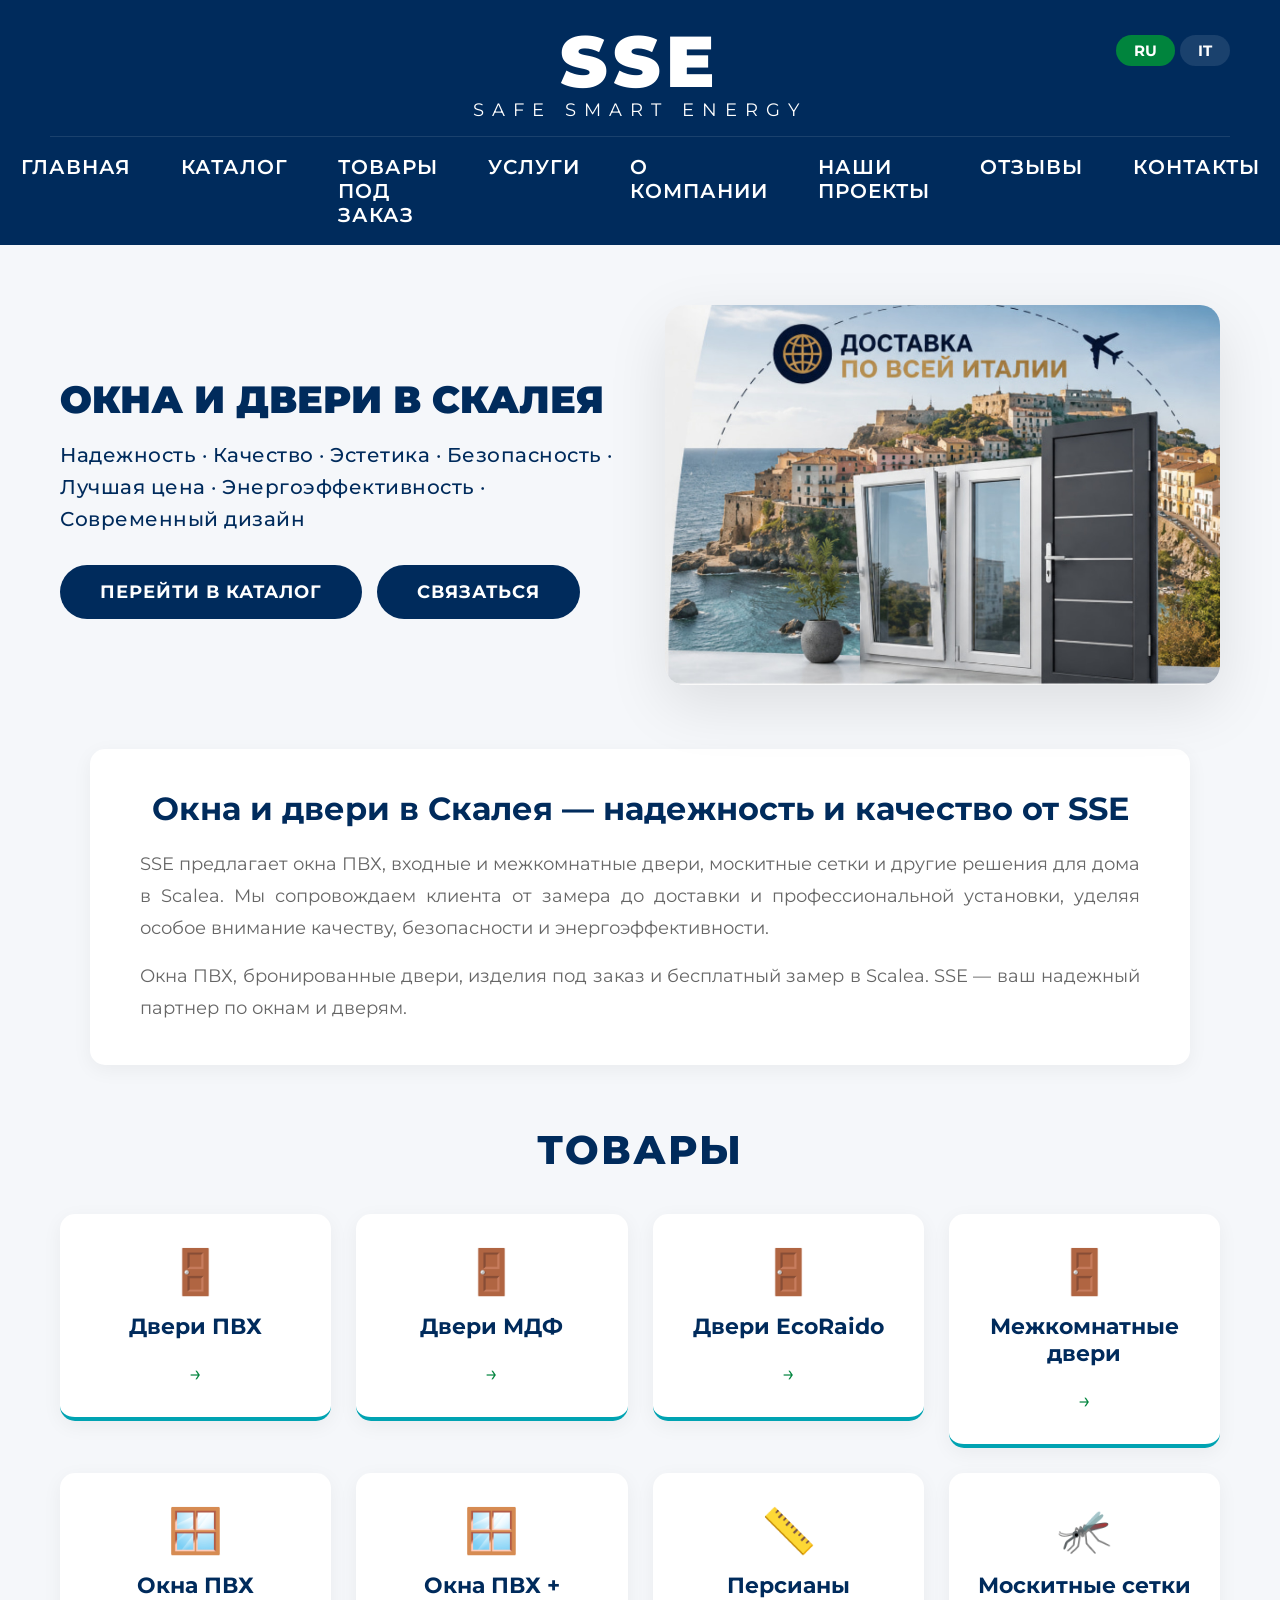
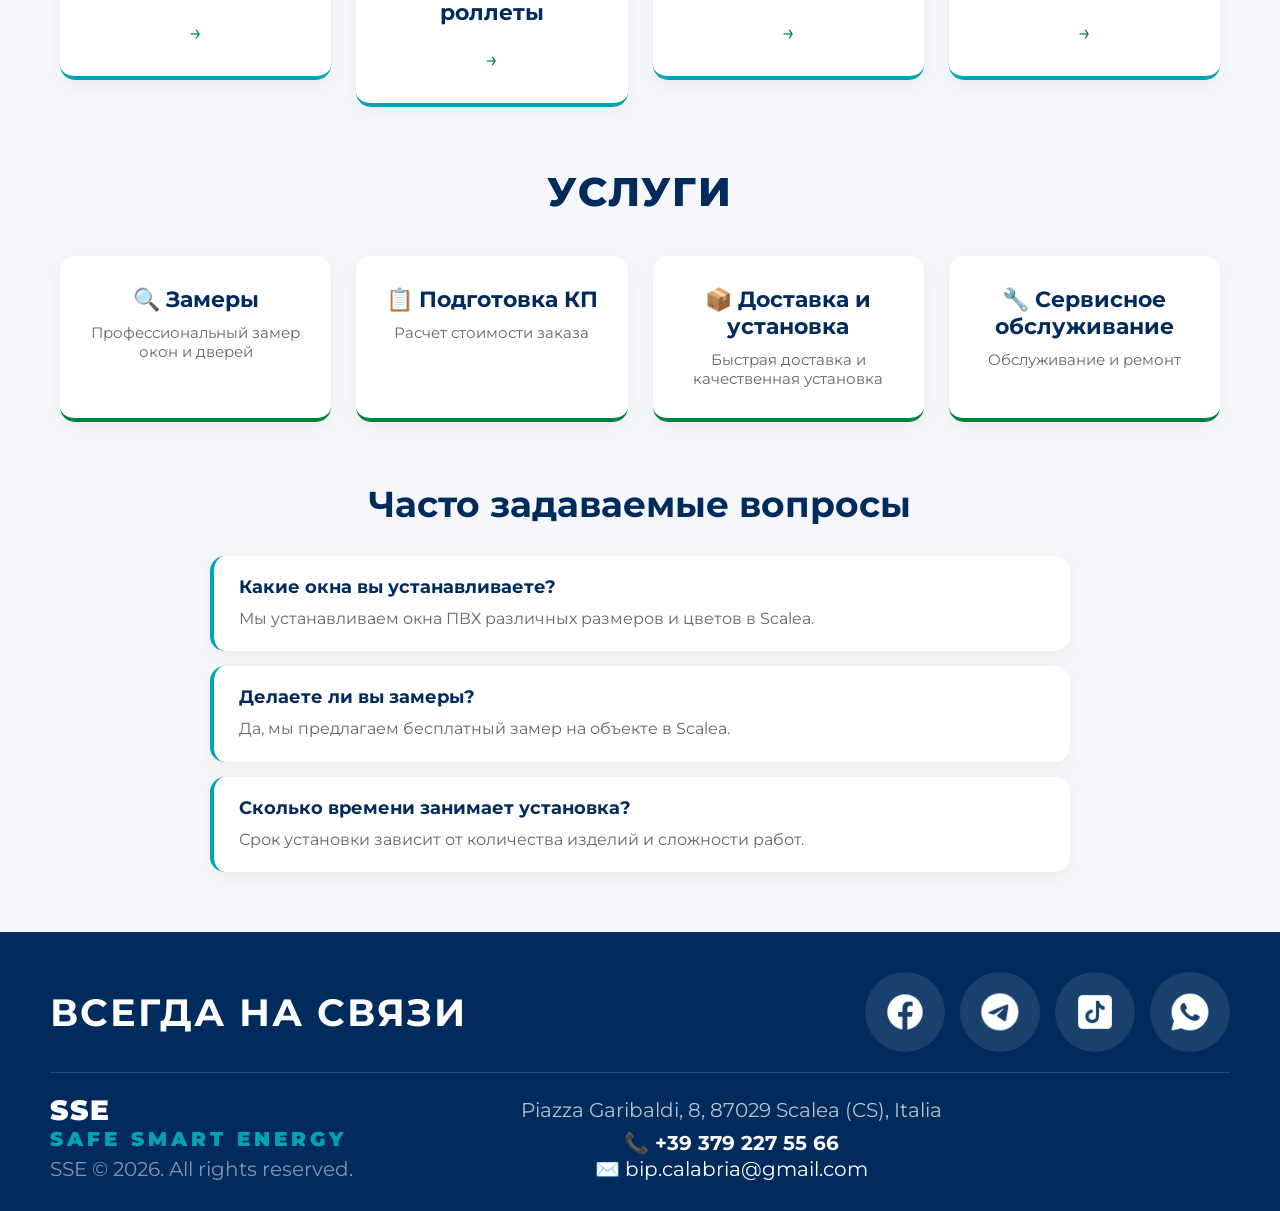
<file: index.html>
<!DOCTYPE html>
<html lang="ru">

<head>
    <meta charset="UTF-8">
    <meta name="viewport" content="width=device-width, initial-scale=1.0">

    <title>Окна и двери в Скалея | SSE Scalea</title>

    <meta
        id="meta-description"
        name="description"
        content="Окна ПВХ, входные и межкомнатные двери, москитные сетки в Scalea (CS). Бесплатный замер, доставка и профессиональная установка."
    >

    <meta name="robots" content="index, follow">

    <link rel="canonical" href="https://ssescalea.it/">

    <!-- Language versions -->
    <link rel="alternate" hreflang="ru" href="https://ssescalea.it/">
    <link rel="alternate" hreflang="it" href="https://ssescalea.it/it/">
    <link rel="alternate" hreflang="x-default" href="https://ssescalea.it/">

    <link rel="icon" type="image/png" href="favicon.png">

    <!-- Open Graph -->
    <meta property="og:type" content="website">
    <meta property="og:url" content="https://ssescalea.it/">
    <meta property="og:title" content="Окна и двери в Скалея | SSE Scalea">

    <meta
        property="og:description"
        content="Окна ПВХ, двери, москитные сетки, доставка и установка в Scalea (CS)."
    >

    <meta property="og:image" content="https://ssescalea.it/111.png">
    <meta property="og:site_name" content="SSE Scalea">

    <!-- Local Business Schema -->
    <script type="application/ld+json">
    {
        "@context": "https://schema.org",
        "@type": "LocalBusiness",
        "name": "SSE Scalea",
        "url": "https://ssescalea.it/",
        "image": "https://ssescalea.it/111.png",
        "telephone": "+393792275566",
        "email": "bip.calabria@gmail.com",
        "address": {
            "@type": "PostalAddress",
            "streetAddress": "Piazza Garibaldi, 8",
            "postalCode": "87029",
            "addressLocality": "Scalea",
            "addressRegion": "CS",
            "addressCountry": "IT"
        },
        "areaServed": {
            "@type": "City",
            "name": "Scalea"
        },
        "openingHoursSpecification": [
            {
                "@type": "OpeningHoursSpecification",
                "dayOfWeek": [
                    "Monday",
                    "Tuesday",
                    "Wednesday",
                    "Thursday",
                    "Friday"
                ],
                "opens": "09:00",
                "closes": "19:00"
            },
            {
                "@type": "OpeningHoursSpecification",
                "dayOfWeek": "Saturday",
                "opens": "09:00",
                "closes": "13:00"
            }
        ],
        "sameAs": [
            "https://www.facebook.com/profile.php?id=61571447750120",
            "https://t.me/SSE_Scalea",
            "https://www.tiktok.com/@blindati.infissi"
        ]
    }
    </script>

    <link rel="stylesheet" href="style.css">

    <link
        href="https://fonts.googleapis.com/css2?family=Montserrat:wght@300;400;500;600;700;800;900&display=swap"
        rel="stylesheet"
    >
</head>

<body data-page="home">

<header>
    <div class="header-top">

        <div class="logo-box">
            <div class="logo-title">SSE</div>
            <div class="logo-sub">SAFE SMART ENERGY</div>
        </div>

        <div class="header-right">

            <div class="language-switcher">
                <button class="lang-btn active" data-lang="ru">RU</button>
                <button
                    class="lang-btn"
                    type="button"
                    onclick="window.location.href='/it/'"
                >
                    IT
                </button>
            </div>

            <div class="menu_small_icon">
                <div class="stick"></div>
                <div class="stick"></div>
                <div class="stick"></div>
            </div>

        </div>
    </div>

    <nav class="main-nav">
    <a href="index.html" data-i18n="nav_home">Главная</a>
    <a href="catalog.html" data-i18n="nav_catalog">Каталог</a>
    <a href="order-catalog.html" data-i18n="nav_catalog_order">Товары под заказ</a>
    <a href="index.html#services" data-i18n="nav_services">Услуги</a>
    <a href="about.html" data-i18n="nav_about">О компании</a>
    <a href="projects.html">Наши проекты</a>
    <a href="reviews.html" data-i18n="nav_reviews">Отзывы</a>
    <a href="contacts.html" data-i18n="nav_contacts">Контакты</a>
</nav>

<div class="menu-small">
    <a href="index.html" data-i18n="nav_home">Главная</a>
    <a href="catalog.html" data-i18n="nav_catalog">Каталог</a>
    <a href="order-catalog.html" data-i18n="nav_catalog_order">Товары под заказ</a>
    <a href="index.html#services" data-i18n="nav_services">Услуги</a>
    <a href="about.html" data-i18n="nav_about">О компании</a>
    <a href="projects.html">Наши проекты</a>
    <a href="reviews.html" data-i18n="nav_reviews">Отзывы</a>
    <a href="contacts.html" data-i18n="nav_contacts">Контакты</a>
</div>
</header>

<main>

    <!-- HERO -->

    <section class="hero">

        <div class="hero-content">

            <h1 data-i18n="hero_title">
                Окна и двери в Скалея
            </h1>

            <div class="hero-features" data-i18n="hero_features">
                Надежность · Качество · Эстетика · Безопасность · Лучшая цена ·
                Энергоэффективность · Современный дизайн
            </div>

            <div class="hero-buttons">

                <a
                    href="catalog.html"
                    class="main-btn"
                    data-i18n="hero_btn1"
                >
                    Перейти в каталог
                </a>

                <a
                    href="contacts.html"
                    class="secondary-btn"
                    data-i18n="hero_btn2"
                >
                    Связаться
                </a>

            </div>
        </div>

        <div class="hero-image">

            <img
                data-i18n-img="hero_image"
                data-i18n-alt="hero_image_alt"
                src="111.png"
                alt="Окна и двери в Скалея - SSE Scalea"
            >

        </div>

    </section>


    <!-- SEO TEXT -->

    <section class="seo-text-section">

        <h2 data-i18n="seo_title">
            Окна и двери в Скалея — надежность и качество от SSE
        </h2>

        <p data-i18n="seo_text1">
            SSE предлагает окна ПВХ, входные и межкомнатные двери,
            москитные сетки и другие решения для дома в Scalea.
            Мы сопровождаем клиента от замера до доставки и профессиональной
            установки, уделяя особое внимание качеству, безопасности
            и энергоэффективности.
        </p>

        <p data-i18n="seo_text2">
            Окна ПВХ, бронированные двери, изделия под заказ и бесплатный
            замер в Scalea. SSE — ваш надежный партнер по окнам и дверям.
        </p>

    </section>


    <!-- PRODUCTS -->

    <section class="products-section">

        <h2 data-i18n="products_title">Товары</h2>

        <div class="products-grid">

            <a href="catalog.html?subcategory=doors-pvc" class="product-card-link">
                <div class="product-card">
                    <div class="product-icon">🚪</div>
                    <h3 data-i18n="product1">Двери ПВХ</h3>
                    <p data-i18n="product1_desc"></p>
                    <span class="product-arrow">→</span>
                </div>
            </a>

            <a href="catalog.html?subcategory=doors-mdf" class="product-card-link">
                <div class="product-card">
                    <div class="product-icon">🚪</div>
                    <h3 data-i18n="product2">Двери МДФ</h3>
                    <p data-i18n="product2_desc"></p>
                    <span class="product-arrow">→</span>
                </div>
            </a>

            <a href="catalog.html?subcategory=doors-ecoraido" class="product-card-link">
                <div class="product-card">
                    <div class="product-icon">🚪</div>
                    <h3 data-i18n="product3">Двери EcoRaido</h3>
                    <p data-i18n="product3_desc"></p>
                    <span class="product-arrow">→</span>
                </div>
            </a>

            <a href="catalog.html?subcategory=doors-interior" class="product-card-link">
                <div class="product-card">
                    <div class="product-icon">🚪</div>
                    <h3 data-i18n="product4">Межкомнатные двери</h3>
                    <p data-i18n="product4_desc"></p>
                    <span class="product-arrow">→</span>
                </div>
            </a>

            <a href="catalog.html?subcategory=windows-pvc" class="product-card-link">
                <div class="product-card">
                    <div class="product-icon">🪟</div>
                    <h3 data-i18n="product5">Окна ПВХ</h3>
                    <p data-i18n="product5_desc"></p>
                    <span class="product-arrow">→</span>
                </div>
            </a>

            <a href="catalog.html?subcategory=windows-roller" class="product-card-link">
                <div class="product-card">
                    <div class="product-icon">🪟</div>
                    <h3 data-i18n="product6">Окна ПВХ + роллеты</h3>
                    <p data-i18n="product6_desc"></p>
                    <span class="product-arrow">→</span>
                </div>
            </a>

            <a href="catalog.html?category=persiane" class="product-card-link">
                <div class="product-card">
                    <div class="product-icon">📏</div>
                    <h3 data-i18n="product7">Персианы</h3>
                    <p data-i18n="product7_desc"></p>
                    <span class="product-arrow">→</span>
                </div>
            </a>

            <a href="catalog.html?category=nets" class="product-card-link">
                <div class="product-card">
                    <div class="product-icon">🦟</div>
                    <h3 data-i18n="product8">Москитные сетки</h3>
                    <p data-i18n="product8_desc"></p>
                    <span class="product-arrow">→</span>
                </div>
            </a>

        </div>
    </section>


    <!-- SERVICES -->

    <section class="services-section" id="services">

        <h2 data-i18n="services_title">Услуги</h2>

        <div class="services-grid">

            <div class="service-card">
                <h3>🔍 <span data-i18n="service1">Замеры</span></h3>
                <p data-i18n="service1_desc">
                    Профессиональный замер окон и дверей
                </p>
            </div>

            <div class="service-card">
                <h3>📋 <span data-i18n="service2">Подготовка КП</span></h3>
                <p data-i18n="service2_desc">
                    Расчет стоимости заказа
                </p>
            </div>

            <div class="service-card">
                <h3>📦 <span data-i18n="service3">Доставка и установка</span></h3>
                <p data-i18n="service3_desc">
                    Быстрая доставка и качественная установка
                </p>
            </div>

            <div class="service-card">
                <h3>🔧 <span data-i18n="service4">Сервисное обслуживание</span></h3>
                <p data-i18n="service4_desc">
                    Обслуживание и ремонт
                </p>
            </div>

        </div>

    </section>


    <!-- FAQ -->

    <section class="faq-section" id="faq">

        <h2 data-i18n="faq_title">Часто задаваемые вопросы</h2>

        <div class="faq-item">
            <h3 data-i18n="faq_q1">Какие окна вы устанавливаете?</h3>
            <p data-i18n="faq_a1">
                Мы устанавливаем окна ПВХ различных размеров и цветов в Scalea.
            </p>
        </div>

        <div class="faq-item">
            <h3 data-i18n="faq_q2">Делаете ли вы замеры?</h3>
            <p data-i18n="faq_a2">
                Да, мы предлагаем бесплатный замер на объекте в Scalea.
            </p>
        </div>

        <div class="faq-item">
            <h3 data-i18n="faq_q4">
                Сколько времени занимает установка?
            </h3>

            <p data-i18n="faq_a4">
                Срок установки зависит от количества изделий и сложности работ.
            </p>
        </div>

    </section>

</main>


<footer>

    <div class="footer-top">

        <div class="footer-header">

            <h2 data-i18n="footer_title">
                ВСЕГДА НА СВЯЗИ
            </h2>

            <div class="footer-social">

                <a
                    href="https://www.facebook.com/profile.php?id=61571447750120"
                    class="social-link"
                    target="_blank"
                    title="Facebook"
                >
                    <img src="icons8-facebook-100.png" alt="Facebook SSE Scalea">
                </a>

                <a
                    href="https://t.me/SSE_Scalea"
                    class="social-link"
                    target="_blank"
                    title="Telegram"
                >
                    <img src="icons8-telegram-logo-101.png" alt="Telegram SSE Scalea">
                </a>

                <a
                    href="https://www.tiktok.com/@blindati.infissi"
                    class="social-link"
                    target="_blank"
                    title="TikTok"
                >
                    <img src="icons8-tiktok-100.png" alt="TikTok SSE Scalea">
                </a>

                <a
                    href="https://wa.me/393792275566"
                    class="social-link"
                    target="_blank"
                    title="WhatsApp"
                >
                    <img src="icons8-whatsapp-logo-100.png" alt="WhatsApp SSE Scalea">
                </a>

            </div>

        </div>

        <div class="footer-line"></div>

        <div class="footer-content">

            <div class="footer-left">

                <div class="footer-logo-title">
                    SSE
                </div>

                <div class="footer-logo-sub">
                    SAFE SMART ENERGY
                </div>

                <div class="footer-copy">
                    SSE © 2026. All rights reserved.
                </div>

            </div>

            <div class="footer-center">

                <div
                    class="footer-address"
                    data-i18n="footer_address"
                >
                    Piazza Garibaldi, 8, 87029 Scalea (CS), Italia
                </div>

                <div class="footer-contacts">

                    <a
                        href="tel:+393792275566"
                        class="footer-phone"
                    >
                        📞 +39 379 227 55 66
                    </a>

                    <a
                        href="mailto:bip.calabria@gmail.com"
                        class="footer-email"
                    >
                        ✉️ bip.calabria@gmail.com
                    </a>

                </div>

            </div>

            <div class="footer-right"></div>

        </div>

    </div>

</footer>

<script src="burger.js"></script>
<script src="script.js"></script>

</body>
</html>
</file>
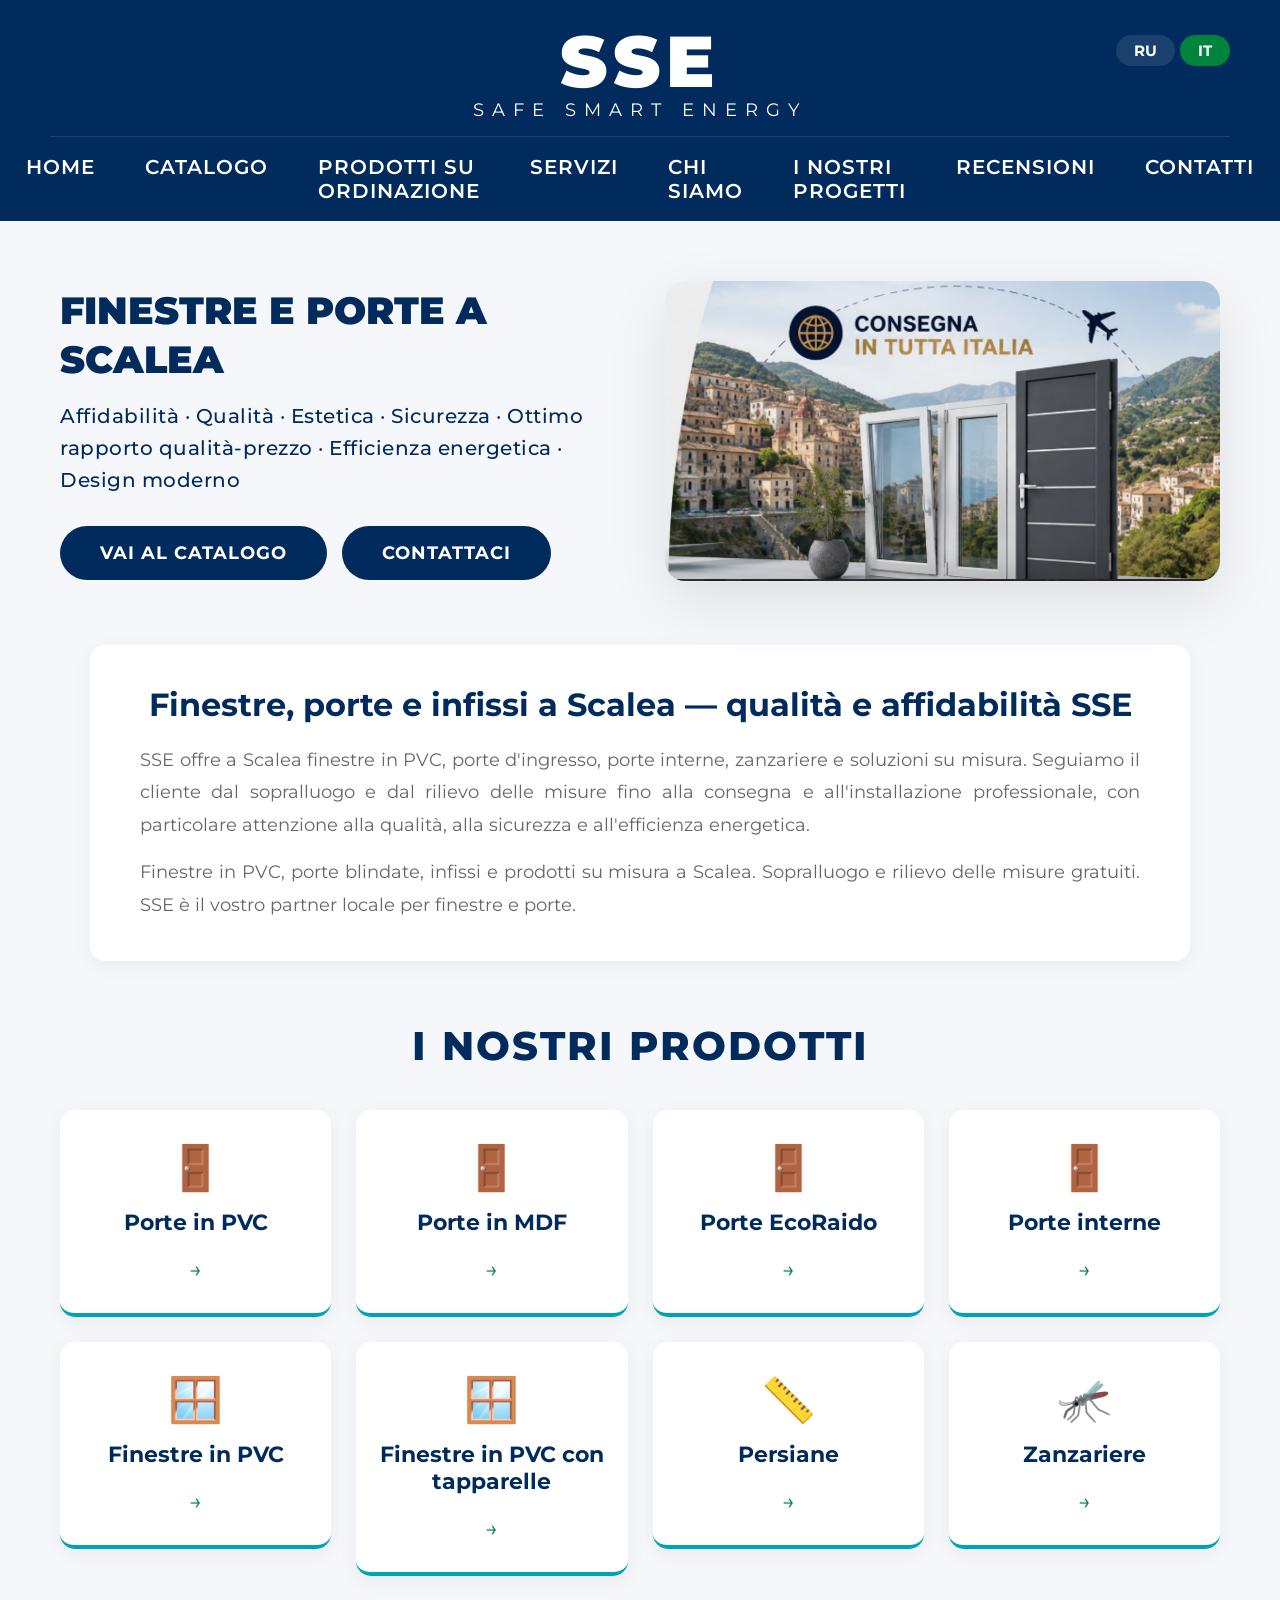
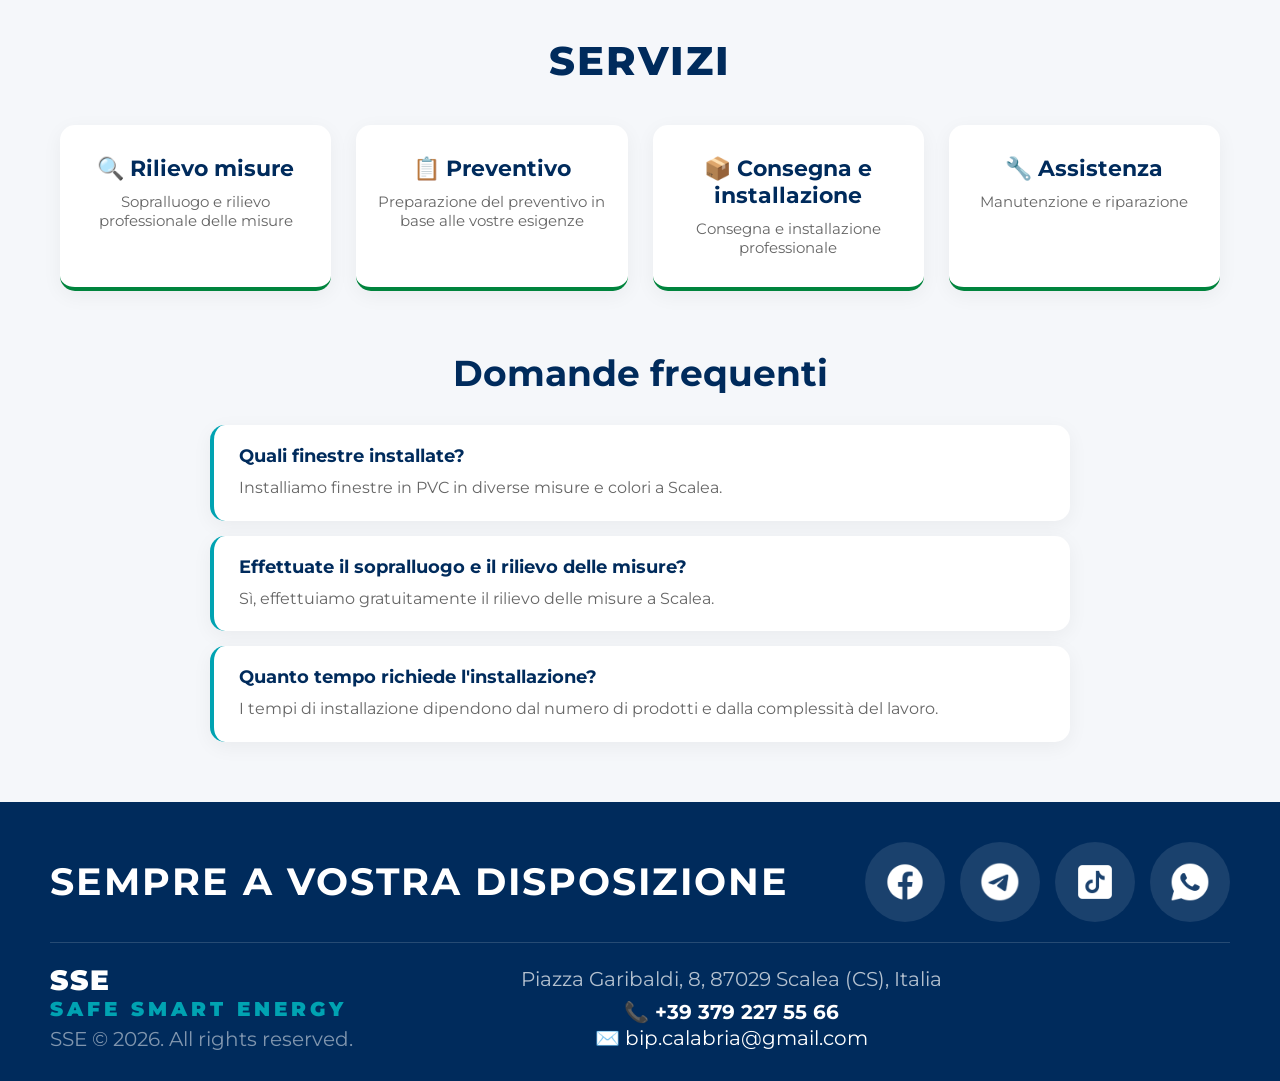
<file: it/index.html>
<!DOCTYPE html>

<html lang="it">
<head>
    <meta charset="utf-8"/>
    <meta content="width=device-width, initial-scale=1.0" name="viewport"/>

    <title>Finestre, porte e infissi a Scalea | SSE Scalea</title>

    <meta
        content="Finestre in PVC, porte, infissi, serramenti e zanzariere a Scalea (CS). Sopralluogo, rilievo misure, consegna e installazione professionale."
        id="meta-description"
        name="description"
    />

    <meta content="index, follow" name="robots"/>

    <link href="https://ssescalea.it/it/" rel="canonical"/>

    <link
        href="https://ssescalea.it/"
        hreflang="ru"
        rel="alternate"
    />
    <link
        href="https://ssescalea.it/it/"
        hreflang="it"
        rel="alternate"
    />
    <link
        href="https://ssescalea.it/"
        hreflang="x-default"
        rel="alternate"
    />

    <link href="../favicon.png" rel="icon" type="image/png"/>

    <!-- Open Graph -->
    <meta content="website" property="og:type"/>
    <meta content="https://ssescalea.it/it/" property="og:url"/>
    <meta
        content="Finestre, porte e infissi a Scalea | SSE Scalea"
        property="og:title"
    />
    <meta
        content="Finestre in PVC, porte, infissi, serramenti e zanzariere a Scalea (CS). Sopralluogo, rilievo misure, consegna e installazione professionale."
        property="og:description"
    />
    <meta
        content="https://ssescalea.it/111.png"
        property="og:image"
    />
    <meta content="SSE Scalea" property="og:site_name"/>

    <!-- Local Business Schema -->
    <script type="application/ld+json">
    {
        "@context": "https://schema.org",
        "@type": "LocalBusiness",
        "name": "SSE Scalea",
        "url": "https://ssescalea.it/",
        "image": "https://ssescalea.it/111.png",
        "telephone": "+393792275566",
        "email": "bip.calabria@gmail.com",
        "address": {
            "@type": "PostalAddress",
            "streetAddress": "Piazza Garibaldi, 8",
            "postalCode": "87029",
            "addressLocality": "Scalea",
            "addressRegion": "CS",
            "addressCountry": "IT"
        },
        "areaServed": {
            "@type": "City",
            "name": "Scalea"
        },
        "openingHoursSpecification": [
            {
                "@type": "OpeningHoursSpecification",
                "dayOfWeek": [
                    "Monday",
                    "Tuesday",
                    "Wednesday",
                    "Thursday",
                    "Friday"
                ],
                "opens": "09:00",
                "closes": "19:00"
            },
            {
                "@type": "OpeningHoursSpecification",
                "dayOfWeek": "Saturday",
                "opens": "09:00",
                "closes": "13:00"
            }
        ],
        "sameAs": [
            "https://www.facebook.com/profile.php?id=61571447750120",
            "https://t.me/SSE_Scalea",
            "https://www.tiktok.com/@blindati.infissi"
        ]
    }
    </script>

    <link href="../style.css" rel="stylesheet"/>

    <link
        href="https://fonts.googleapis.com/css2?family=Montserrat:wght@300;400;500;600;700;800;900&display=swap"
        rel="stylesheet"
    />
</head>

<body data-default-lang="it" data-page="home">

<header>

    <div class="header-top">

        <div class="logo-box">
            <div class="logo-title">SSE</div>
            <div class="logo-sub">SAFE SMART ENERGY</div>
        </div>

        <div class="header-right">

            <div class="language-switcher">
                <button
                    class="lang-btn"
                    type="button"
                    onclick="window.location.href='/'"
                >
                    RU
                </button>

                <button
                    class="lang-btn active"
                    data-lang="it"
                    type="button"
                >
                    IT
                </button>
            </div>

            <div class="menu_small_icon">
                <div class="stick"></div>
                <div class="stick"></div>
                <div class="stick"></div>
            </div>

        </div>

    </div>


    <nav class="main-nav">
    <a data-i18n="nav_home" href="./">Home</a>
    <a data-i18n="nav_catalog" href="catalog.html">Catalogo</a>
    <a data-i18n="nav_catalog_order" href="order-catalog.html">Prodotti su ordinazione</a>
    <a data-i18n="nav_services" href="./#services">Servizi</a>
    <a data-i18n="nav_about" href="about.html">Chi siamo</a>
    <a href="projects.html">I nostri progetti</a>
    <a data-i18n="nav_reviews" href="reviews.html">Recensioni</a>
    <a data-i18n="nav_contacts" href="contacts.html">Contatti</a>
</nav>


<div class="menu-small">
    <a data-i18n="nav_home" href="./">Home</a>
    <a data-i18n="nav_catalog" href="catalog.html">Catalogo</a>
    <a data-i18n="nav_catalog_order" href="order-catalog.html">Prodotti su ordinazione</a>
    <a data-i18n="nav_services" href="./#services">Servizi</a>
    <a data-i18n="nav_about" href="about.html">Chi siamo</a>
    <a href="projects.html">I nostri progetti</a>
    <a data-i18n="nav_reviews" href="reviews.html">Recensioni</a>
    <a data-i18n="nav_contacts" href="contacts.html">Contatti</a>
</div>

</header>


<main>

    <!-- HERO -->
    <section class="hero">

        <div class="hero-content">

            <h1 data-i18n="hero_title">
                Finestre e porte a Scalea
            </h1>

            <div
                class="hero-features"
                data-i18n="hero_features"
            >
                Affidabilità · Qualità · Estetica · Sicurezza · Ottimo rapporto qualità-prezzo · Efficienza energetica · Design moderno
            </div>

            <div class="hero-buttons">

                <a
                    class="main-btn"
                    data-i18n="hero_btn1"
                    href="catalog.html"
                >
                    Vai al catalogo
                </a>

                <a
                    class="secondary-btn"
                    data-i18n="hero_btn2"
                    href="contacts.html"
                >
                    Contattaci
                </a>

            </div>

        </div>


        <div class="hero-image">

            <img
                alt="Finestre e porte a Scalea — SSE Scalea"
                data-i18n-alt="hero_image_alt"
                data-i18n-img="hero_image"
                src="../113.jpg"
            />

        </div>

    </section>


    <!-- SEO TEXT -->
    <section class="seo-text-section">

        <h2 data-i18n="seo_title">
            Finestre, porte e infissi a Scalea — qualità e affidabilità SSE
        </h2>

        <p data-i18n="seo_text1">
            SSE offre a Scalea finestre in PVC, porte d'ingresso,
            porte interne, zanzariere e soluzioni su misura.
            Seguiamo il cliente dal sopralluogo e dal rilievo delle
            misure fino alla consegna e all'installazione professionale,
            con particolare attenzione alla qualità, alla sicurezza
            e all'efficienza energetica.
        </p>

        <p data-i18n="seo_text2">
            Finestre in PVC, porte blindate, infissi e prodotti su misura
            a Scalea. Sopralluogo e rilievo delle misure gratuiti.
            SSE è il vostro partner locale per finestre e porte.
        </p>

    </section>


    <!-- PRODUCTS -->
    <section class="products-section">

        <h2 data-i18n="products_title">
            I nostri prodotti
        </h2>

        <div class="products-grid">


            <a
                class="product-card-link"
                href="catalog.html?subcategory=doors-pvc"
            >
                <div class="product-card">

                    <div class="product-icon">🚪</div>

                    <h3 data-i18n="product1">
                        Porte in PVC
                    </h3>

                    <p data-i18n="product1_desc"></p>

                    <span class="product-arrow">→</span>

                </div>
            </a>


            <a
                class="product-card-link"
                href="catalog.html?subcategory=doors-mdf"
            >
                <div class="product-card">

                    <div class="product-icon">🚪</div>

                    <h3 data-i18n="product2">
                        Porte in MDF
                    </h3>

                    <p data-i18n="product2_desc"></p>

                    <span class="product-arrow">→</span>

                </div>
            </a>


            <a
                class="product-card-link"
                href="catalog.html?subcategory=doors-ecoraido"
            >
                <div class="product-card">

                    <div class="product-icon">🚪</div>

                    <h3 data-i18n="product3">
                        Porte EcoRaido
                    </h3>

                    <p data-i18n="product3_desc"></p>

                    <span class="product-arrow">→</span>

                </div>
            </a>


            <a
                class="product-card-link"
                href="catalog.html?subcategory=doors-interior"
            >
                <div class="product-card">

                    <div class="product-icon">🚪</div>

                    <h3 data-i18n="product4">
                        Porte interne
                    </h3>

                    <p data-i18n="product4_desc"></p>

                    <span class="product-arrow">→</span>

                </div>
            </a>


            <a
                class="product-card-link"
                href="catalog.html?subcategory=windows-pvc"
            >
                <div class="product-card">

                    <div class="product-icon">🪟</div>

                    <h3 data-i18n="product5">
                        Finestre in PVC
                    </h3>

                    <p data-i18n="product5_desc"></p>

                    <span class="product-arrow">→</span>

                </div>
            </a>


            <a
                class="product-card-link"
                href="catalog.html?subcategory=windows-roller"
            >
                <div class="product-card">

                    <div class="product-icon">🪟</div>

                    <h3 data-i18n="product6">
                        Finestre in PVC con tapparelle
                    </h3>

                    <p data-i18n="product6_desc"></p>

                    <span class="product-arrow">→</span>

                </div>
            </a>


            <a
                class="product-card-link"
                href="catalog.html?category=persiane"
            >
                <div class="product-card">

                    <div class="product-icon">📏</div>

                    <h3 data-i18n="product7">
                        Persiane
                    </h3>

                    <p data-i18n="product7_desc"></p>

                    <span class="product-arrow">→</span>

                </div>
            </a>


            <a
                class="product-card-link"
                href="catalog.html?category=nets"
            >
                <div class="product-card">

                    <div class="product-icon">🦟</div>

                    <h3 data-i18n="product8">
                        Zanzariere
                    </h3>

                    <p data-i18n="product8_desc"></p>

                    <span class="product-arrow">→</span>

                </div>
            </a>

        </div>

    </section>


    <!-- SERVICES -->
    <section
        class="services-section"
        id="services"
    >

        <h2 data-i18n="services_title">
            Servizi
        </h2>

        <div class="services-grid">


            <div class="service-card">

                <h3>
                    🔍
                    <span data-i18n="service1">
                        Rilievo misure
                    </span>
                </h3>

                <p data-i18n="service1_desc">
                    Sopralluogo e rilievo professionale delle misure
                </p>

            </div>


            <div class="service-card">

                <h3>
                    📋
                    <span data-i18n="service2">
                        Preventivo
                    </span>
                </h3>

                <p data-i18n="service2_desc">
                    Preparazione del preventivo in base alle vostre esigenze
                </p>

            </div>


            <div class="service-card">

                <h3>
                    📦
                    <span data-i18n="service3">
                        Consegna e installazione
                    </span>
                </h3>

                <p data-i18n="service3_desc">
                    Consegna e installazione professionale
                </p>

            </div>


            <div class="service-card">

                <h3>
                    🔧
                    <span data-i18n="service4">
                        Assistenza
                    </span>
                </h3>

                <p data-i18n="service4_desc">
                    Manutenzione e riparazione
                </p>

            </div>

        </div>

    </section>


    <!-- FAQ -->
    <section
        class="faq-section"
        id="faq"
    >

        <h2 data-i18n="faq_title">
            Domande frequenti
        </h2>


        <div class="faq-item">

            <h3 data-i18n="faq_q1">
                Quali finestre installate?
            </h3>

            <p data-i18n="faq_a1">
                Installiamo finestre in PVC in diverse misure e colori a Scalea.
            </p>

        </div>


        <div class="faq-item">

            <h3 data-i18n="faq_q2">
                Effettuate il sopralluogo e il rilievo delle misure?
            </h3>

            <p data-i18n="faq_a2">
                Sì, effettuiamo gratuitamente il rilievo delle misure a Scalea.
            </p>

        </div>


        <div class="faq-item">

            <h3 data-i18n="faq_q4">
                Quanto tempo richiede l'installazione?
            </h3>

            <p data-i18n="faq_a4">
                I tempi di installazione dipendono dal numero di prodotti
                e dalla complessità del lavoro.
            </p>

        </div>

    </section>

</main>


<footer>

    <div class="footer-top">

        <div class="footer-header">

            <h2 data-i18n="footer_title">
                SEMPRE A VOSTRA DISPOSIZIONE
            </h2>

            <div class="footer-social">

                <a
                    class="social-link"
                    href="https://www.facebook.com/profile.php?id=61571447750120"
                    target="_blank"
                    title="Facebook"
                >
                    <img
                        alt="Facebook SSE Scalea"
                        src="../icons8-facebook-100.png"
                    />
                </a>


                <a
                    class="social-link"
                    href="https://t.me/SSE_Scalea"
                    target="_blank"
                    title="Telegram"
                >
                    <img
                        alt="Telegram SSE Scalea"
                        src="../icons8-telegram-logo-101.png"
                    />
                </a>


                <a
                    class="social-link"
                    href="https://www.tiktok.com/@blindati.infissi"
                    target="_blank"
                    title="TikTok"
                >
                    <img
                        alt="TikTok SSE Scalea"
                        src="../icons8-tiktok-100.png"
                    />
                </a>


                <a
                    class="social-link"
                    href="https://wa.me/393792275566"
                    target="_blank"
                    title="WhatsApp"
                >
                    <img
                        alt="WhatsApp SSE Scalea"
                        src="../icons8-whatsapp-logo-100.png"
                    />
                </a>

            </div>

        </div>


        <div class="footer-line"></div>


        <div class="footer-content">

            <div class="footer-left">

                <div class="footer-logo-title">
                    SSE
                </div>

                <div class="footer-logo-sub">
                    SAFE SMART ENERGY
                </div>

                <div class="footer-copy">
                    SSE © 2026. All rights reserved.
                </div>

            </div>


            <div class="footer-center">

                <div
                    class="footer-address"
                    data-i18n="footer_address"
                >
                    Piazza Garibaldi, 8, 87029 Scalea (CS), Italia
                </div>

                <div class="footer-contacts">

                    <a
                        class="footer-phone"
                        href="tel:+393792275566"
                    >
                        📞 +39 379 227 55 66
                    </a>

                    <a
                        class="footer-email"
                        href="mailto:bip.calabria@gmail.com"
                    >
                        ✉️ bip.calabria@gmail.com
                    </a>

                </div>

            </div>


            <div class="footer-right"></div>

        </div>

    </div>

</footer>


<script src="../burger.js"></script>
<script src="../script.js"></script>

</body>
</html>
</file>
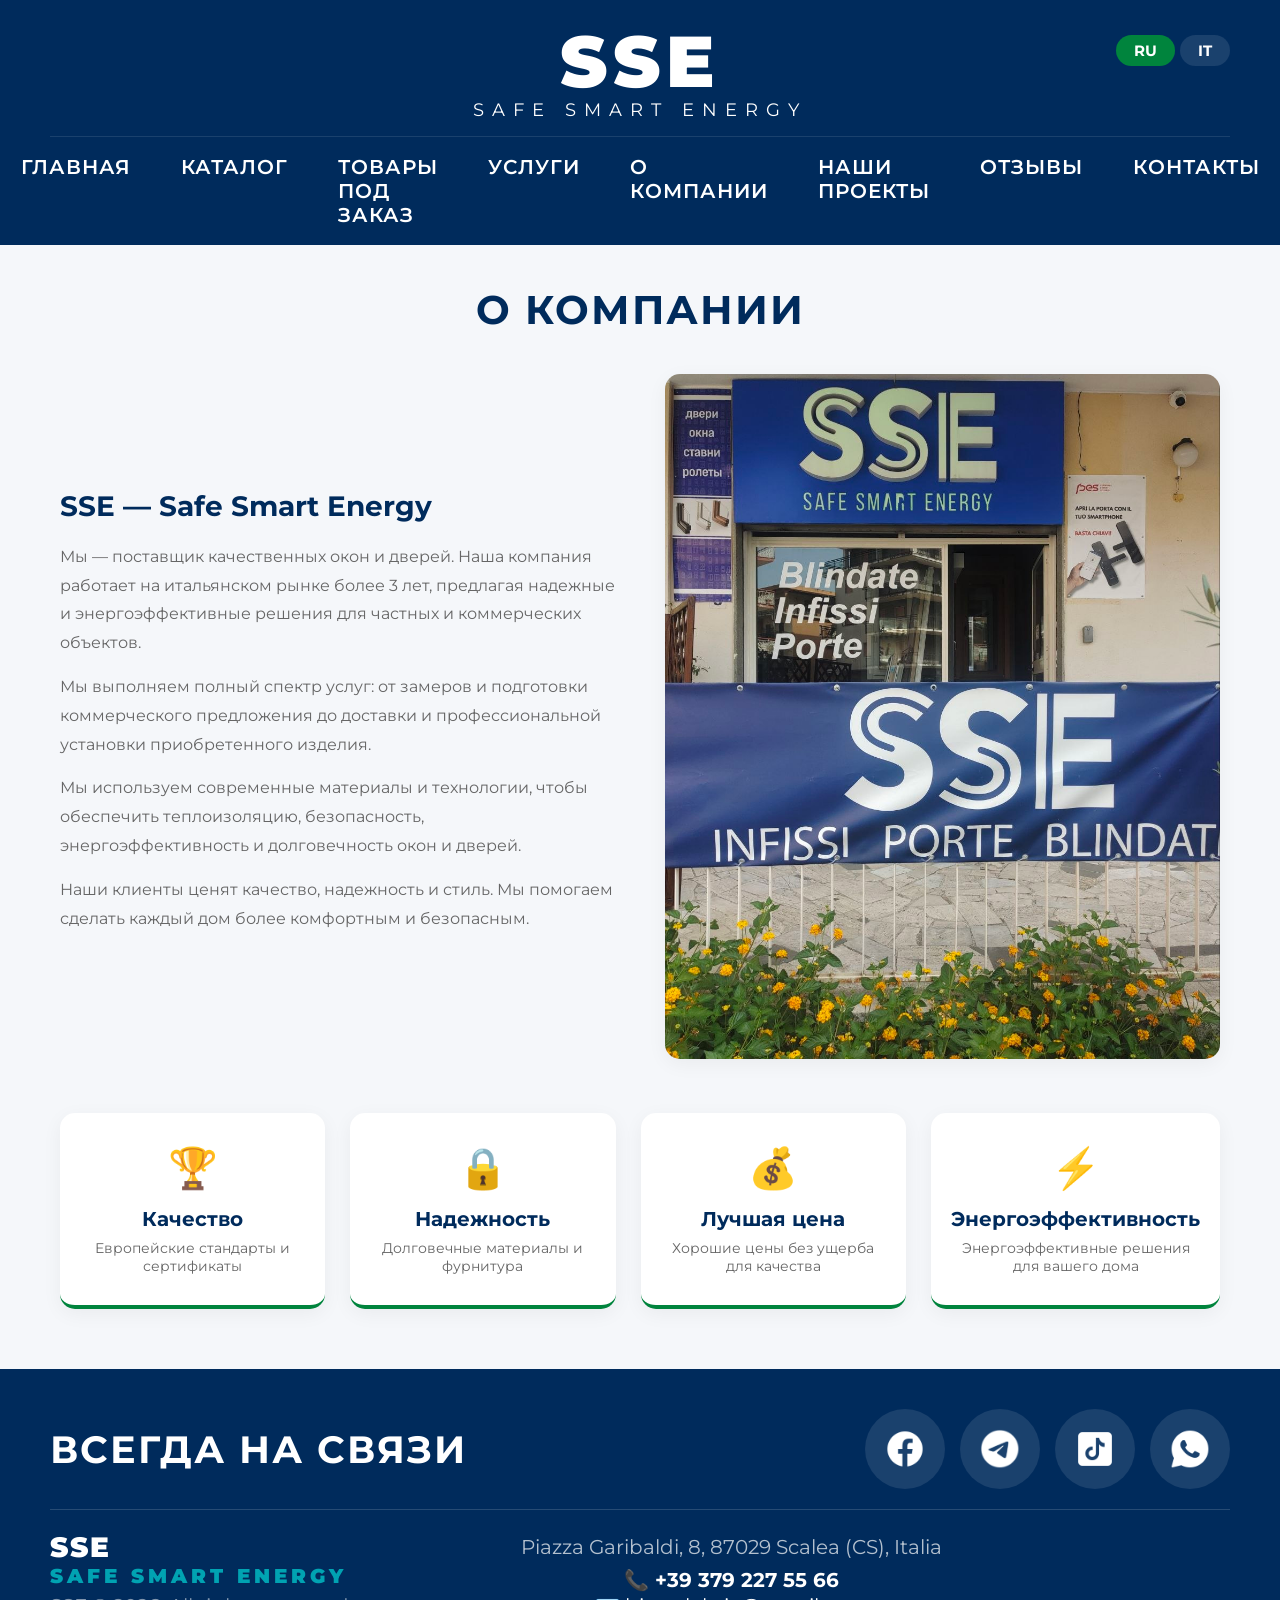
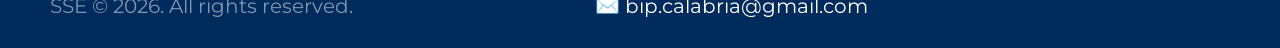
<file: about.html>
<!DOCTYPE html>
<html lang="ru">

<head>
    <meta charset="UTF-8">
    <meta name="viewport" content="width=device-width, initial-scale=1.0">

    <title>О компании SSE | Окна и двери в Скалея</title>

    <meta
        name="description"
        content="SSE Scalea — поставщик окон и дверей в Scalea (CS). Замеры, доставка, профессиональная установка и энергоэффективные решения для дома и бизнеса."
    >

    <meta name="robots" content="index, follow">

    <link rel="canonical" href="https://ssescalea.it/about.html">

    <!-- Language versions -->
    <link rel="alternate" hreflang="ru" href="https://ssescalea.it/about.html">
    <link rel="alternate" hreflang="it" href="https://ssescalea.it/it/about.html">
    <link rel="alternate" hreflang="x-default" href="https://ssescalea.it/about.html">

    <link rel="icon" type="image/png" href="favicon.png">

    <!-- Open Graph -->
    <meta property="og:type" content="website">
    <meta property="og:url" content="https://ssescalea.it/about.html">
    <meta property="og:title" content="О компании SSE | Окна и двери в Скалея">

    <meta
        property="og:description"
        content="SSE Scalea — окна и двери, замеры, доставка и профессиональная установка в Scalea (CS)."
    >

    <meta property="og:image" content="https://ssescalea.it/112.jpg">
    <meta property="og:site_name" content="SSE Scalea">

    <link rel="stylesheet" href="style.css">

    <link
        href="https://fonts.googleapis.com/css2?family=Montserrat:wght@300;400;500;600;700;800;900&display=swap"
        rel="stylesheet"
    >
</head>

<body data-page="about">

<header>
    <div class="header-top">

        <div class="logo-box">
            <div class="logo-title">SSE</div>
            <div class="logo-sub">SAFE SMART ENERGY</div>
        </div>

        <div class="header-right">

            <div class="language-switcher">
                <button class="lang-btn active" data-lang="ru">RU</button>

                <button
                    class="lang-btn"
                    type="button"
                    onclick="window.location.href='/it/about.html'"
                >
                    IT
                </button>
            </div>

            <div class="menu_small_icon">
                <div class="stick"></div>
                <div class="stick"></div>
                <div class="stick"></div>
            </div>

        </div>
    </div>

    <nav class="main-nav">
    <a href="index.html" data-i18n="nav_home">Главная</a>
    <a href="catalog.html" data-i18n="nav_catalog">Каталог</a>
    <a href="order-catalog.html" data-i18n="nav_catalog_order">Товары под заказ</a>
    <a href="index.html#services" data-i18n="nav_services">Услуги</a>
    <a href="about.html" data-i18n="nav_about">О компании</a>
    <a href="projects.html">Наши проекты</a>
    <a href="reviews.html" data-i18n="nav_reviews">Отзывы</a>
    <a href="contacts.html" data-i18n="nav_contacts">Контакты</a>
</nav>

<div class="menu-small">
    <a href="index.html" data-i18n="nav_home">Главная</a>
    <a href="catalog.html" data-i18n="nav_catalog">Каталог</a>
    <a href="order-catalog.html" data-i18n="nav_catalog_order">Товары под заказ</a>
    <a href="index.html#services" data-i18n="nav_services">Услуги</a>
    <a href="about.html" data-i18n="nav_about">О компании</a>
    <a href="projects.html">Наши проекты</a>
    <a href="reviews.html" data-i18n="nav_reviews">Отзывы</a>
    <a href="contacts.html" data-i18n="nav_contacts">Контакты</a>
</div>
</header>


<main>
    <section class="about-page">

        <h1 data-i18n="about_title">
            О компании
        </h1>

        <div class="about-content">

            <div class="about-text">

                <h2 data-i18n="about_subtitle">
                    SSE — Safe Smart Energy
                </h2>

                <p data-i18n="about_text1">
                    Мы — поставщик качественных окон и дверей.
                    Наша компания работает на итальянском рынке более 3 лет,
                    предлагая надежные и энергоэффективные решения
                    для частных и коммерческих объектов.
                </p>

                <p data-i18n="about_text2">
                    Мы выполняем полный спектр услуг: от замеров
                    и подготовки коммерческого предложения до доставки
                    и профессиональной установки приобретенного изделия.
                </p>

                <p data-i18n="about_text3">
                    Мы используем современные материалы и технологии,
                    чтобы обеспечить теплоизоляцию, безопасность,
                    энергоэффективность и долговечность окон и дверей.
                </p>

                <p data-i18n="about_text4">
                    Наши клиенты ценят качество, надежность и стиль.
                    Мы помогаем сделать каждый дом более комфортным
                    и безопасным.
                </p>

            </div>


            <div class="about-image">

                <img
                    src="112.jpg"
                    alt="SSE Scalea — окна и двери в Скалея"
                    loading="lazy"
                >

            </div>

        </div>


        <div class="about-values">

            <div class="value-card">
                <span class="value-icon">🏆</span>

                <h3 data-i18n="value1_title">
                    Качество
                </h3>

                <p data-i18n="value1_desc">
                    Европейские стандарты и сертификаты
                </p>
            </div>


            <div class="value-card">
                <span class="value-icon">🔒</span>

                <h3 data-i18n="value2_title">
                    Надежность
                </h3>

                <p data-i18n="value2_desc">
                    Долговечные материалы и фурнитура
                </p>
            </div>


            <div class="value-card">
                <span class="value-icon">💰</span>

                <h3 data-i18n="value3_title">
                    Лучшая цена
                </h3>

                <p data-i18n="value3_desc">
                    Хорошие цены без ущерба для качества
                </p>
            </div>


            <div class="value-card">
                <span class="value-icon">⚡</span>

                <h3 data-i18n="value4_title">
                    Энергоэффективность
                </h3>

                <p data-i18n="value4_desc">
                    Энергоэффективные решения для вашего дома
                </p>
            </div>

        </div>

    </section>

</main>


<footer>

    <div class="footer-top">

        <div class="footer-header">

            <h2 data-i18n="footer_title">
                ВСЕГДА НА СВЯЗИ
            </h2>

            <div class="footer-social">

                <a
                    href="https://www.facebook.com/profile.php?id=61571447750120"
                    class="social-link"
                    target="_blank"
                    rel="noopener noreferrer"
                    title="Facebook"
                >
                    <img
                        src="icons8-facebook-100.png"
                        alt="Facebook SSE Scalea"
                    >
                </a>


                <a
                    href="https://t.me/SSE_Scalea"
                    class="social-link"
                    target="_blank"
                    rel="noopener noreferrer"
                    title="Telegram"
                >
                    <img
                        src="icons8-telegram-logo-101.png"
                        alt="Telegram SSE Scalea"
                    >
                </a>


                <a
                    href="https://www.tiktok.com/@blindati.infissi"
                    class="social-link"
                    target="_blank"
                    rel="noopener noreferrer"
                    title="TikTok"
                >
                    <img
                        src="icons8-tiktok-100.png"
                        alt="TikTok SSE Scalea"
                    >
                </a>


                <a
                    href="https://wa.me/393792275566"
                    class="social-link"
                    target="_blank"
                    rel="noopener noreferrer"
                    title="WhatsApp"
                >
                    <img
                        src="icons8-whatsapp-logo-100.png"
                        alt="WhatsApp SSE Scalea"
                    >
                </a>

            </div>

        </div>


        <div class="footer-line"></div>


        <div class="footer-content">

            <div class="footer-left">

                <div class="footer-logo-title">
                    SSE
                </div>

                <div class="footer-logo-sub">
                    SAFE SMART ENERGY
                </div>

                <div class="footer-copy">
                    SSE © 2026. All rights reserved.
                </div>

            </div>


            <div class="footer-center">

                <div
                    class="footer-address"
                    data-i18n="footer_address"
                >
                    Piazza Garibaldi, 8, 87029 Scalea (CS), Italia
                </div>

                <div class="footer-contacts">

                    <a
                        href="tel:+393792275566"
                        class="footer-phone"
                    >
                        📞 +39 379 227 55 66
                    </a>

                    <a
                        href="mailto:bip.calabria@gmail.com"
                        class="footer-email"
                    >
                        ✉️ bip.calabria@gmail.com
                    </a>

                </div>

            </div>


            <div class="footer-right"></div>

        </div>

    </div>

</footer>


<script src="burger.js"></script>
<script src="script.js"></script>

</body>
</html>
</file>
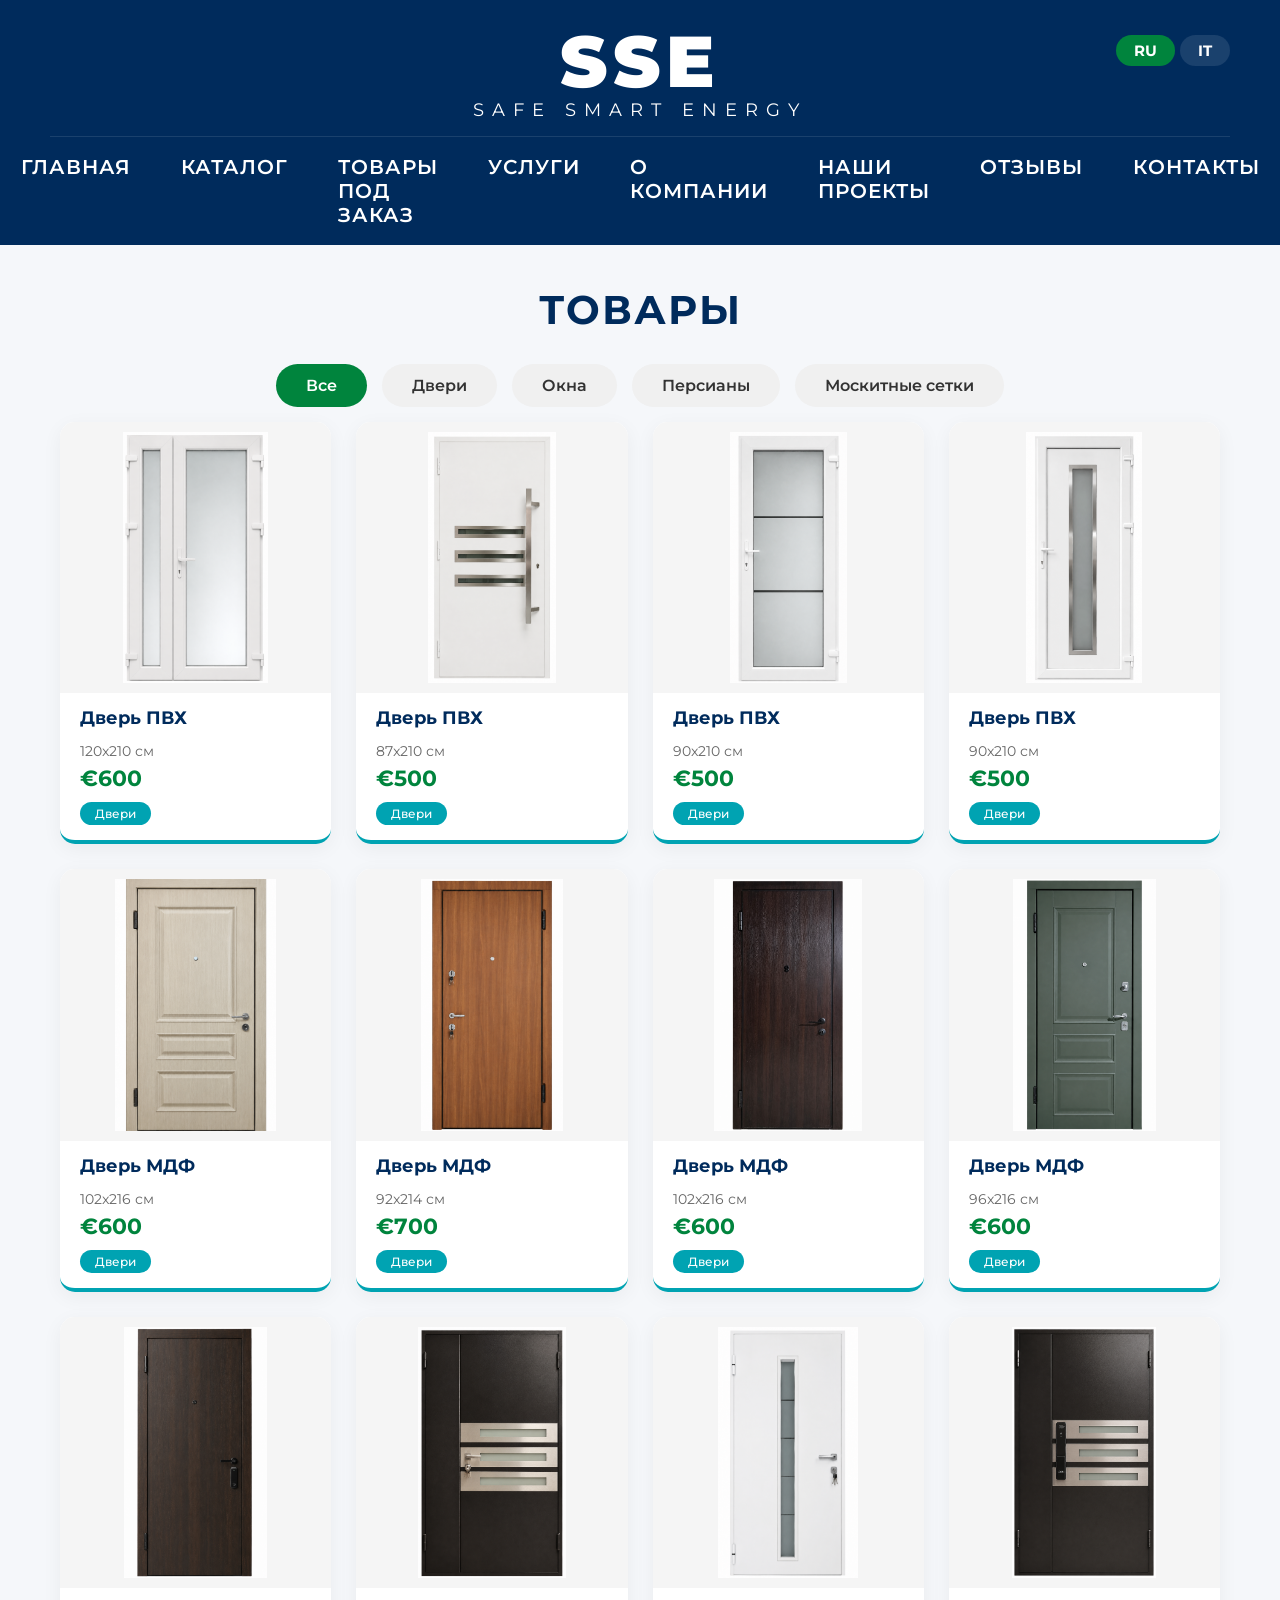
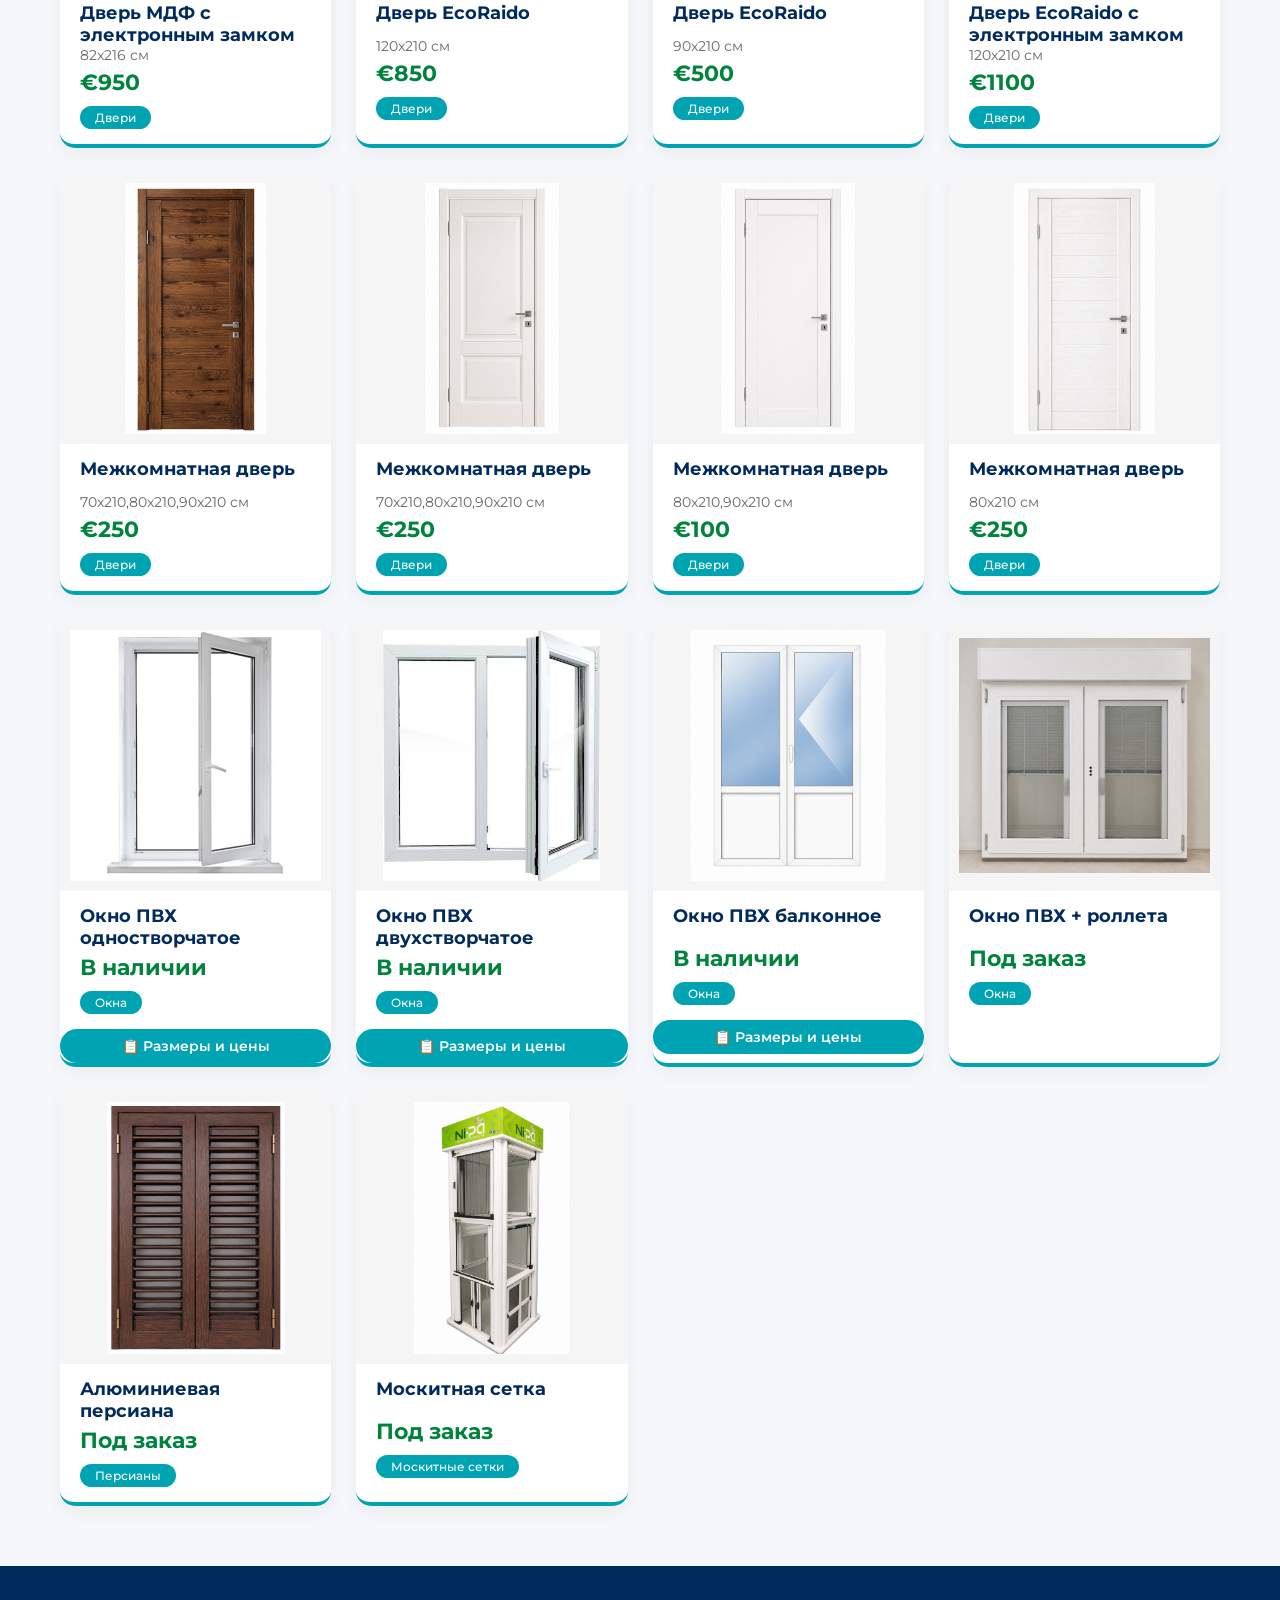
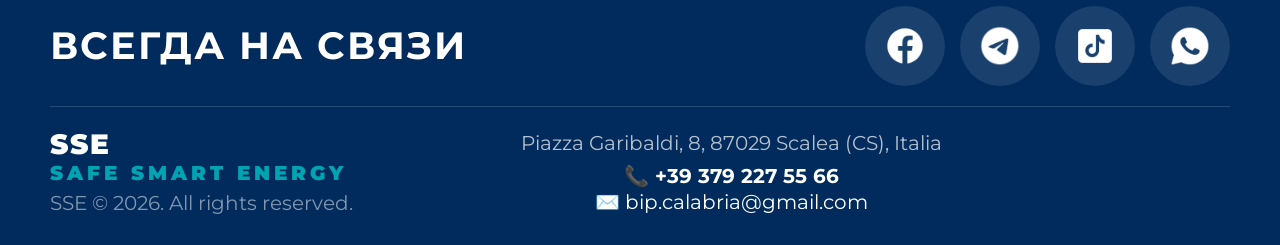
<file: catalog.html>
<!DOCTYPE html>
<html lang="ru">

<head>
    <meta charset="UTF-8">
    <meta name="viewport" content="width=device-width, initial-scale=1.0">

    <title>Каталог окон и дверей в Скалея | SSE Scalea</title>

    <meta
        name="description"
        content="Каталог SSE Scalea: окна ПВХ, входные и межкомнатные двери, москитные сетки, персианы и товары под заказ в Scalea (CS)."
    >

    <meta name="robots" content="index, follow">

    <link rel="canonical" href="https://ssescalea.it/catalog.html">

    <!-- Language versions -->
    <link rel="alternate" hreflang="ru" href="https://ssescalea.it/catalog.html">
    <link rel="alternate" hreflang="it" href="https://ssescalea.it/it/catalog.html">
    <link rel="alternate" hreflang="x-default" href="https://ssescalea.it/catalog.html">

    <link rel="icon" type="image/png" href="favicon.png">

    <!-- Open Graph -->
    <meta property="og:type" content="website">
    <meta property="og:url" content="https://ssescalea.it/catalog.html">

    <meta
        property="og:title"
        content="Каталог окон и дверей в Скалея | SSE Scalea"
    >

    <meta
        property="og:description"
        content="Окна ПВХ, двери, москитные сетки, персианы и другие товары SSE Scalea."
    >

    <meta
        property="og:image"
        content="https://ssescalea.it/111.png"
    >

    <meta property="og:site_name" content="SSE Scalea">

    <link rel="stylesheet" href="style.css">

    <link
        href="https://fonts.googleapis.com/css2?family=Montserrat:wght@300;400;500;600;700;800;900&display=swap"
        rel="stylesheet"
    >
</head>


<body data-page="catalog">


<header>

    <div class="header-top">

        <div class="logo-box">
            <div class="logo-title">SSE</div>
            <div class="logo-sub">SAFE SMART ENERGY</div>
        </div>


        <div class="header-right">

            <div class="language-switcher">

                <button
                    class="lang-btn active"
                    data-lang="ru"
                >
                    RU
                </button>

                <button
                    class="lang-btn"
                    type="button"
                    onclick="window.location.href='/it/catalog.html'"
                >
                    IT
                </button>

            </div>


            <div class="menu_small_icon">
                <div class="stick"></div>
                <div class="stick"></div>
                <div class="stick"></div>
            </div>

        </div>

    </div>


    <nav class="main-nav">

    <a
        href="index.html"
        data-i18n="nav_home"
    >
        Главная
    </a>

    <a
        href="catalog.html"
        data-i18n="nav_catalog"
    >
        Каталог
    </a>

    <a
        href="order-catalog.html"
        data-i18n="nav_catalog_order"
    >
        Товары под заказ
    </a>

    <a
        href="index.html#services"
        data-i18n="nav_services"
    >
        Услуги
    </a>

    <a
        href="about.html"
        data-i18n="nav_about"
    >
        О компании
    </a>

    <a
        href="projects.html"
    >
        Наши проекты
    </a>

    <a
        href="reviews.html"
        data-i18n="nav_reviews"
    >
        Отзывы
    </a>

    <a
        href="contacts.html"
        data-i18n="nav_contacts"
    >
        Контакты
    </a>

</nav>


<div class="menu-small">

    <a
        href="index.html"
        data-i18n="nav_home"
    >
        Главная
    </a>

    <a
        href="catalog.html"
        data-i18n="nav_catalog"
    >
        Каталог
    </a>

    <a
        href="order-catalog.html"
        data-i18n="nav_catalog_order"
    >
        Товары под заказ
    </a>

    <a
        href="index.html#services"
        data-i18n="nav_services"
    >
        Услуги
    </a>

    <a
        href="about.html"
        data-i18n="nav_about"
    >
        О компании
    </a>

    <a
        href="projects.html"
    >
        Наши проекты
    </a>

    <a
        href="reviews.html"
        data-i18n="nav_reviews"
    >
        Отзывы
    </a>

    <a
        href="contacts.html"
        data-i18n="nav_contacts"
    >
        Контакты
    </a>

</div>

</header>


<main>

    <section class="catalog-page">

        <h1 data-i18n="catalog_title">
            Товары
        </h1>


        <!-- КАТЕГОРИИ -->

        <div class="catalog-categories">

            <button
                class="cat-btn active"
                data-category="all"
                data-i18n="filter_all"
            >
                Все
            </button>

            <button
                class="cat-btn"
                data-category="doors"
                data-i18n="filter_doors"
            >
                Двери
            </button>

            <button
                class="cat-btn"
                data-category="windows"
                data-i18n="filter_windows"
            >
                Окна
            </button>

            <button
                class="cat-btn"
                data-category="persiane"
                data-i18n="filter_persiane"
            >
                Персианы
            </button>

            <button
                class="cat-btn"
                data-category="nets"
                data-i18n="filter_nets"
            >
                Москитные сетки
            </button>

        </div>


        <!-- ПОДКАТЕГОРИИ -->

        <div
            class="catalog-subcategories"
            id="subcategories"
        >

            <div
                class="subcategory-group"
                data-parent="doors"
            >

                <button
                    class="subcat-btn"
                    data-subcategory="doors-pvc"
                    data-i18n="subcat_doors_pvc"
                >
                    Двери ПВХ
                </button>

                <button
                    class="subcat-btn"
                    data-subcategory="doors-mdf"
                    data-i18n="subcat_doors_mdf"
                >
                    Двери МДФ
                </button>

                <button
                    class="subcat-btn"
                    data-subcategory="doors-ecoraido"
                    data-i18n="subcat_doors_ecoraido"
                >
                    Двери EcoRaido
                </button>

                <button
                    class="subcat-btn"
                    data-subcategory="doors-interior"
                    data-i18n="subcat_doors_interior"
                >
                    Межкомнатные двери
                </button>

            </div>


            <div
                class="subcategory-group"
                data-parent="windows"
                style="display:none;"
            >

                <button
                    class="subcat-btn"
                    data-subcategory="windows-pvc"
                    data-i18n="subcat_windows_pvc"
                >
                    Окна ПВХ
                </button>

                <button
                    class="subcat-btn"
                    data-subcategory="windows-roller"
                    data-i18n="subcat_windows_roller"
                >
                    Окна ПВХ + роллеты
                </button>

            </div>

        </div>


        <!-- ТОВАРЫ -->

        <div
            class="catalog-grid"
            id="catalogGrid"
        >
        </div>

    </section>

</main>


<!-- МОДАЛЬНОЕ ОКНО -->

<div
    class="modal-overlay"
    id="modalOverlay"
>

    <div class="modal-panel">

        <div class="modal-header">

            <h2
                id="modalTitle"
                data-i18n="modal_title"
            >
                Размеры и цены
            </h2>

            <button
                class="modal-close"
                id="modalClose"
                aria-label="Закрыть"
            >
                ✕
            </button>

        </div>


        <div
            class="modal-body"
            id="modalBody"
        >
        </div>

    </div>

</div>


<footer>

    <div class="footer-top">

        <div class="footer-header">

            <h2 data-i18n="footer_title">
                ВСЕГДА НА СВЯЗИ
            </h2>


            <div class="footer-social">

                <a
                    href="https://www.facebook.com/profile.php?id=61571447750120"
                    class="social-link"
                    target="_blank"
                    rel="noopener noreferrer"
                    title="Facebook"
                >
                    <img
                        src="icons8-facebook-100.png"
                        alt="Facebook SSE Scalea"
                    >
                </a>


                <a
                    href="https://t.me/SSE_Scalea"
                    class="social-link"
                    target="_blank"
                    rel="noopener noreferrer"
                    title="Telegram"
                >
                    <img
                        src="icons8-telegram-logo-101.png"
                        alt="Telegram SSE Scalea"
                    >
                </a>


                <a
                    href="https://www.tiktok.com/@blindati.infissi"
                    class="social-link"
                    target="_blank"
                    rel="noopener noreferrer"
                    title="TikTok"
                >
                    <img
                        src="icons8-tiktok-100.png"
                        alt="TikTok SSE Scalea"
                    >
                </a>


                <a
                    href="https://wa.me/393792275566"
                    class="social-link"
                    target="_blank"
                    rel="noopener noreferrer"
                    title="WhatsApp"
                >
                    <img
                        src="icons8-whatsapp-logo-100.png"
                        alt="WhatsApp SSE Scalea"
                    >
                </a>

            </div>

        </div>


        <div class="footer-line"></div>


        <div class="footer-content">

            <div class="footer-left">

                <div class="footer-logo-title">
                    SSE
                </div>

                <div class="footer-logo-sub">
                    SAFE SMART ENERGY
                </div>

                <div class="footer-copy">
                    SSE © 2026. All rights reserved.
                </div>

            </div>


            <div class="footer-center">

                <div
                    class="footer-address"
                    data-i18n="footer_address"
                >
                    Piazza Garibaldi, 8, 87029 Scalea (CS), Italia
                </div>


                <div class="footer-contacts">

                    <a
                        href="tel:+393792275566"
                        class="footer-phone"
                    >
                        📞 +39 379 227 55 66
                    </a>

                    <a
                        href="mailto:bip.calabria@gmail.com"
                        class="footer-email"
                    >
                        ✉️ bip.calabria@gmail.com
                    </a>

                </div>

            </div>


            <div class="footer-right"></div>

        </div>

    </div>

</footer>


<script src="burger.js"></script>
<script src="script.js"></script>
<script src="catalog.js"></script>

</body>
</html>
</file>
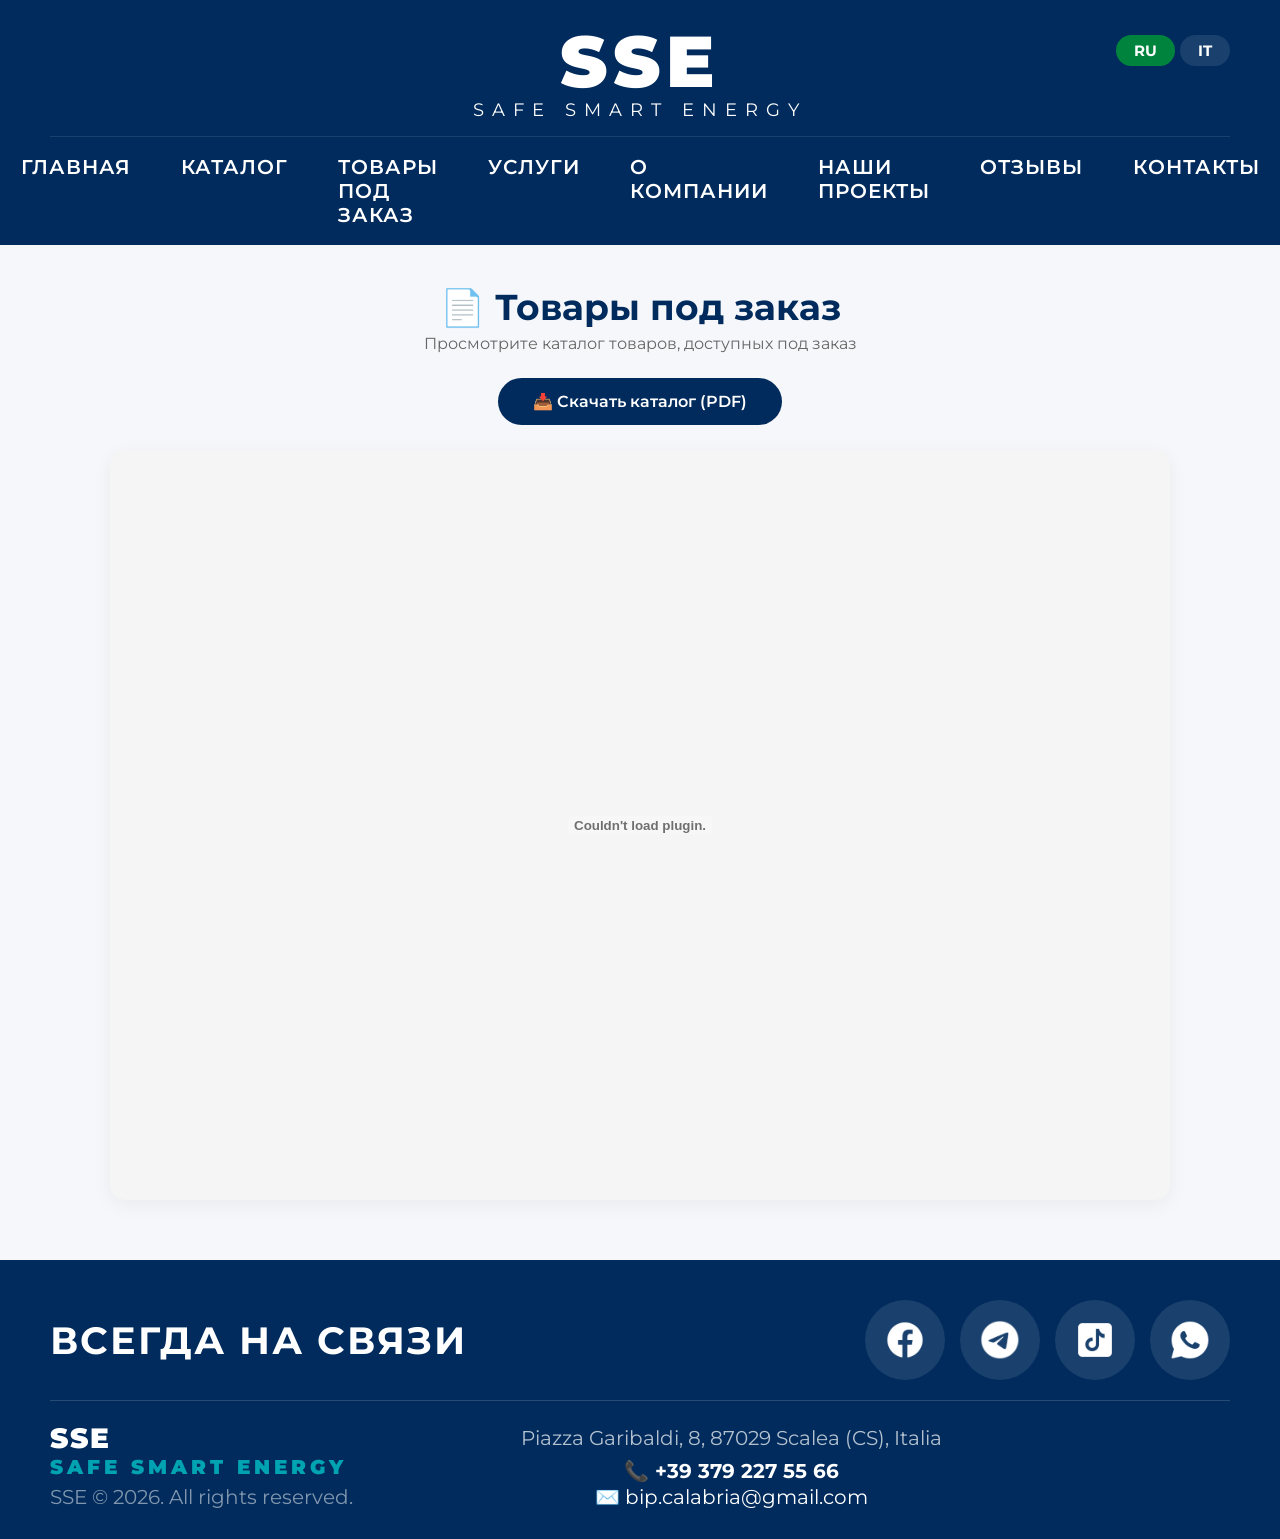
<file: order-catalog.html>
<!DOCTYPE html>
<html lang="ru">

<head>
    <meta charset="UTF-8">
    <meta name="viewport" content="width=device-width, initial-scale=1.0">

    <title>Товары под заказ в Скалея | SSE Scalea</title>

    <meta
        name="description"
        content="Каталог товаров под заказ SSE Scalea. Окна, двери и другие решения для дома с доставкой и установкой в Scalea (CS)."
    >

    <meta name="robots" content="index, follow">

    <link rel="canonical" href="https://ssescalea.it/order-catalog.html">

    <!-- Language versions -->
    <link rel="alternate" hreflang="ru" href="https://ssescalea.it/order-catalog.html">
    <link rel="alternate" hreflang="it" href="https://ssescalea.it/it/order-catalog.html">
    <link rel="alternate" hreflang="x-default" href="https://ssescalea.it/order-catalog.html">

    <link rel="icon" type="image/png" href="favicon.png">

    <!-- Open Graph -->
    <meta property="og:type" content="website">
    <meta property="og:url" content="https://ssescalea.it/order-catalog.html">

    <meta
        property="og:title"
        content="Товары под заказ в Скалея | SSE Scalea"
    >

    <meta
        property="og:description"
        content="Каталог окон, дверей и других товаров под заказ SSE Scalea."
    >

    <meta
        property="og:image"
        content="https://ssescalea.it/111.png"
    >

    <meta property="og:site_name" content="SSE Scalea">

    <link rel="stylesheet" href="style.css">

    <link
        href="https://fonts.googleapis.com/css2?family=Montserrat:wght@300;400;500;600;700;800;900&display=swap"
        rel="stylesheet"
    >
</head>


<body data-page="order">


<header>

    <div class="header-top">

        <div class="logo-box">
            <div class="logo-title">SSE</div>
            <div class="logo-sub">SAFE SMART ENERGY</div>
        </div>


        <div class="header-right">

            <div class="language-switcher">

                <button
                    class="lang-btn active"
                    data-lang="ru"
                >
                    RU
                </button>

                <button
                    class="lang-btn"
                    type="button"
                    onclick="window.location.href='/it/order-catalog.html'"
                >
                    IT
                </button>

            </div>


            <div class="menu_small_icon">
                <div class="stick"></div>
                <div class="stick"></div>
                <div class="stick"></div>
            </div>

        </div>

    </div>


    <nav class="main-nav">

        <a href="index.html" data-i18n="nav_home">
            Главная
        </a>

        <a href="catalog.html" data-i18n="nav_catalog">
            Каталог
        </a>

        <a href="order-catalog.html" data-i18n="nav_catalog_order">
            Товары под заказ
        </a>

        <a href="index.html#services" data-i18n="nav_services">
            Услуги
        </a>

        <a href="about.html" data-i18n="nav_about">
            О компании
        </a>

        <a href="projects.html" data-i18n="nav_projects">
            Наши проекты
        </a>

        <a href="reviews.html" data-i18n="nav_reviews">
            Отзывы
        </a>

        <a href="contacts.html" data-i18n="nav_contacts">
            Контакты
        </a>

    </nav>


    <div class="menu-small">

        <a href="index.html" data-i18n="nav_home">
            Главная
        </a>

        <a href="catalog.html" data-i18n="nav_catalog">
            Каталог
        </a>

        <a href="order-catalog.html" data-i18n="nav_catalog_order">
            Товары под заказ
        </a>

        <a href="index.html#services" data-i18n="nav_services">
            Услуги
        </a>

        <a href="about.html" data-i18n="nav_about">
            О компании
        </a>

        <a href="projects.html">
            Наши проекты
        </a>

        <a href="reviews.html" data-i18n="nav_reviews">
            Отзывы
        </a>

        <a href="contacts.html" data-i18n="nav_contacts">
            Контакты
        </a>

    </div>

</header>


<main>

    <section class="order-catalog-page">

        <h1 data-i18n="order_title">
            📄 Товары под заказ
        </h1>

        <p
            class="order-subtitle"
            data-i18n="order_subtitle"
        >
            Просмотрите каталог товаров, доступных под заказ
        </p>


        <div class="pdf-download">

            <a
                href="katalog-pod-zakaz.pdf"
                download
                class="pdf-btn"
                data-i18n="order_download"
            >
                📥 Скачать каталог (PDF)
            </a>

        </div>


        <div class="pdf-viewer">

            <embed
                src="katalog-pod-zakaz.pdf"
                type="application/pdf"
                width="100%"
                height="750px"
                title="Каталог товаров под заказ SSE Scalea"
            >

        </div>

    </section>

</main>


<footer>

    <div class="footer-top">

        <div class="footer-header">

            <h2 data-i18n="footer_title">
                ВСЕГДА НА СВЯЗИ
            </h2>


            <div class="footer-social">

                <a
                    href="https://www.facebook.com/profile.php?id=61571447750120"
                    class="social-link"
                    target="_blank"
                    rel="noopener noreferrer"
                    title="Facebook"
                >
                    <img
                        src="icons8-facebook-100.png"
                        alt="Facebook SSE Scalea"
                    >
                </a>


                <a
                    href="https://t.me/SSE_Scalea"
                    class="social-link"
                    target="_blank"
                    rel="noopener noreferrer"
                    title="Telegram"
                >
                    <img
                        src="icons8-telegram-logo-101.png"
                        alt="Telegram SSE Scalea"
                    >
                </a>


                <a
                    href="https://www.tiktok.com/@blindati.infissi"
                    class="social-link"
                    target="_blank"
                    rel="noopener noreferrer"
                    title="TikTok"
                >
                    <img
                        src="icons8-tiktok-100.png"
                        alt="TikTok SSE Scalea"
                    >
                </a>


                <a
                    href="https://wa.me/393792275566"
                    class="social-link"
                    target="_blank"
                    rel="noopener noreferrer"
                    title="WhatsApp"
                >
                    <img
                        src="icons8-whatsapp-logo-100.png"
                        alt="WhatsApp SSE Scalea"
                    >
                </a>

            </div>

        </div>


        <div class="footer-line"></div>


        <div class="footer-content">

            <div class="footer-left">

                <div class="footer-logo-title">
                    SSE
                </div>

                <div class="footer-logo-sub">
                    SAFE SMART ENERGY
                </div>

                <div class="footer-copy">
                    SSE © 2026. All rights reserved.
                </div>

            </div>


            <div class="footer-center">

                <div
                    class="footer-address"
                    data-i18n="footer_address"
                >
                    Piazza Garibaldi, 8, 87029 Scalea (CS), Italia
                </div>


                <div class="footer-contacts">

                    <a
                        href="tel:+393792275566"
                        class="footer-phone"
                    >
                        📞 +39 379 227 55 66
                    </a>

                    <a
                        href="mailto:bip.calabria@gmail.com"
                        class="footer-email"
                    >
                        ✉️ bip.calabria@gmail.com
                    </a>

                </div>

            </div>


            <div class="footer-right"></div>

        </div>

    </div>

</footer>


<script src="burger.js"></script>
<script src="script.js"></script>

</body>
</html>
</file>
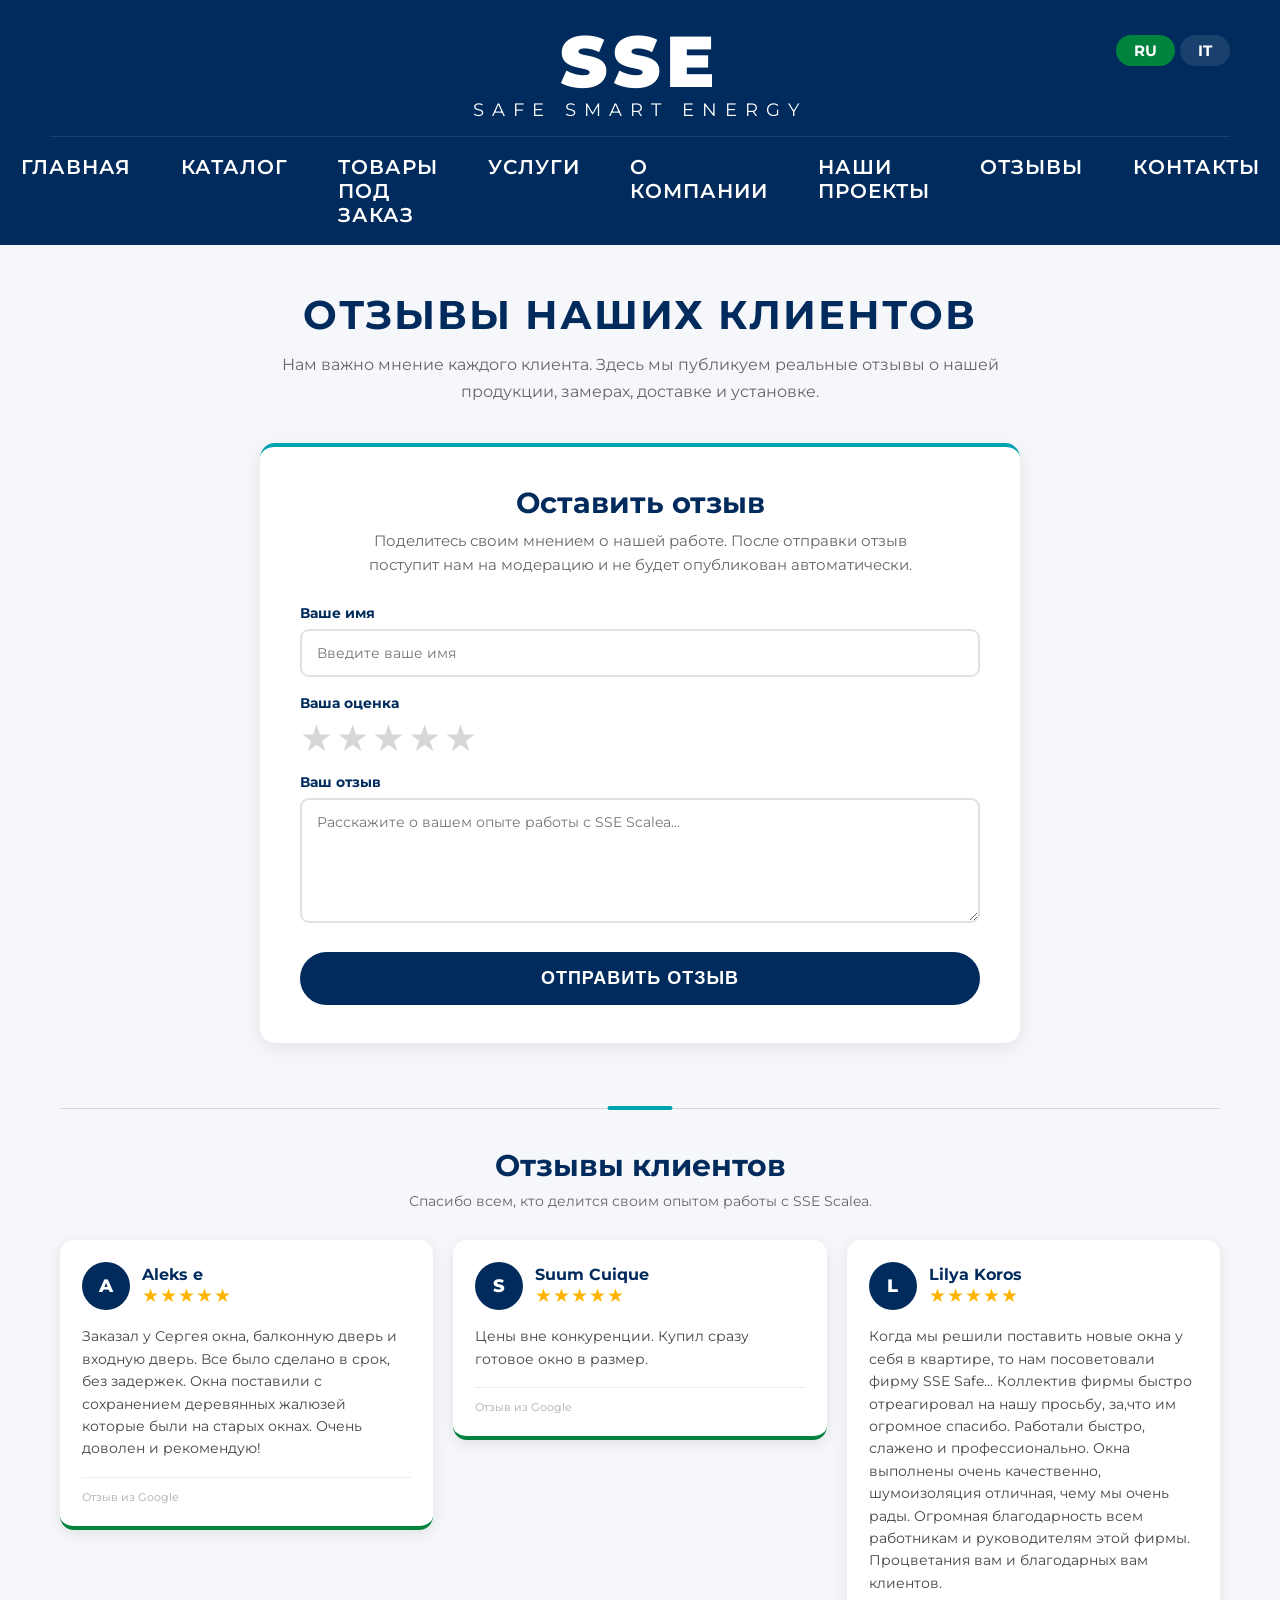
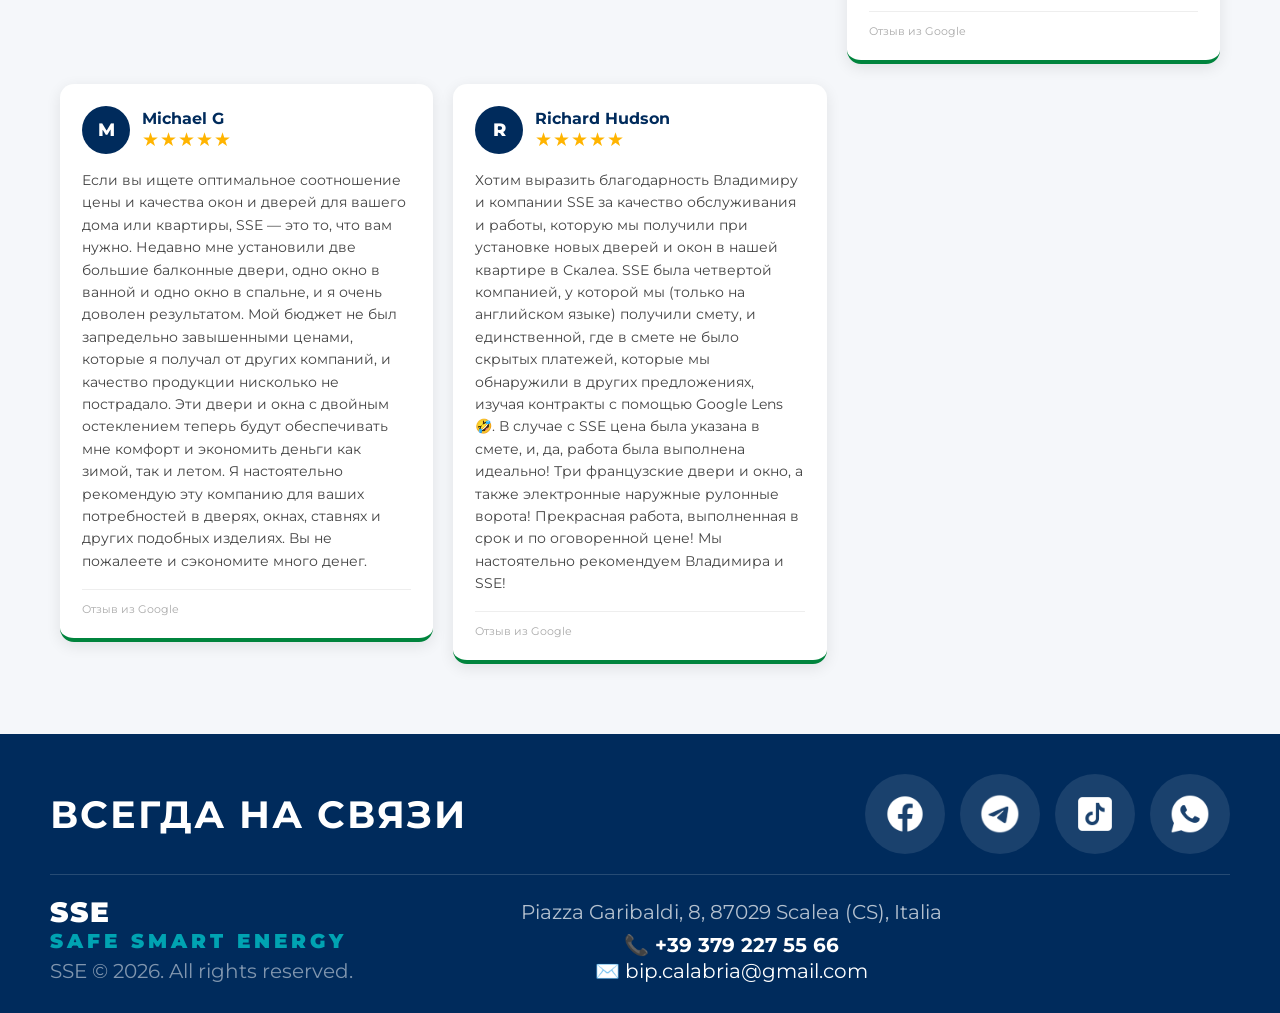
<file: reviews.html>
<!DOCTYPE html>
<html lang="ru">

<head>
    <meta charset="UTF-8">
    <meta name="viewport" content="width=device-width, initial-scale=1.0">

    <title>Отзывы клиентов SSE Scalea | Окна и двери в Скалея</title>

    <meta name="description"
          content="Отзывы клиентов SSE Scalea об окнах, дверях, замерах, доставке и установке в Scalea (CS). Оставьте свой отзыв о нашей работе.">

    <meta name="robots" content="index, follow">

    <link rel="canonical" href="https://ssescalea.it/reviews.html">

    <link rel="alternate" hreflang="ru" href="https://ssescalea.it/reviews.html">
    <link rel="alternate" hreflang="it" href="https://ssescalea.it/it/reviews.html">
    <link rel="alternate" hreflang="x-default" href="https://ssescalea.it/reviews.html">

    <link rel="icon" type="image/png" href="favicon.png">

    <link rel="stylesheet" href="style.css">

    <link href="https://fonts.googleapis.com/css2?family=Montserrat:wght@300;400;500;600;700;800;900&display=swap"
          rel="stylesheet">

    <style>

        /* =========================
           REVIEWS PAGE
        ========================= */

        .reviews-page {
            max-width: 1200px;
            margin: 45px auto 70px;
            padding: 0 20px;
        }

        .reviews-title {
            text-align: center;
            font-size: 40px;
            color: var(--secondary);
            text-transform: uppercase;
            letter-spacing: 2px;
            margin-bottom: 12px;
        }

        .reviews-intro {
            max-width: 760px;
            margin: 0 auto 38px;
            text-align: center;
            color: var(--gray);
            font-size: 16px;
            line-height: 1.7;
        }


        /* =========================
           FORM
        ========================= */

        .review-form-box {
            max-width: 760px;
            margin: 0 auto;
            background: #fff;
            padding: 38px 40px;
            border-radius: 15px;
            box-shadow: 0 5px 20px rgba(0,0,0,0.08);
            border-top: 4px solid var(--accent);
        }

        .review-form-box h2 {
            text-align: center;
            color: var(--secondary);
            font-size: 29px;
            margin-bottom: 9px;
        }

        .review-form-description {
            max-width: 600px;
            margin: 0 auto 27px;
            text-align: center;
            color: var(--gray);
            font-size: 15px;
            line-height: 1.6;
        }

        .form-label {
            display: block;
            color: var(--secondary);
            font-size: 14px;
            font-weight: 700;
            margin: 17px 0 7px;
        }

        .review-form-box input[type="text"],
        .review-form-box textarea {
            box-sizing: border-box;
            width: 100%;
            padding: 13px 15px;
            border: 2px solid #e2e2e2;
            border-radius: 9px;
            font-family: 'Montserrat', sans-serif;
            font-size: 14px;
            background: #fff;
        }

        .review-form-box input[type="text"]:focus,
        .review-form-box textarea:focus {
            outline: none;
            border-color: var(--primary);
        }

        .review-form-box textarea {
            min-height: 125px;
            resize: vertical;
        }


        /* STARS */

        .rating {
            display: flex;
            flex-direction: row-reverse;
            justify-content: flex-end;
            gap: 3px;
        }

        .rating input {
            position: absolute;
            opacity: 0;
            pointer-events: none;
        }

        .rating label {
            color: #d7d7d7;
            font-size: 37px;
            line-height: 1;
            cursor: pointer;
            transition: 0.15s;
        }

        .rating label:hover,
        .rating label:hover ~ label,
        .rating input:checked ~ label {
            color: #ffb400;
        }


        /* BUTTON */

        .review-submit {
            width: 100%;
            margin-top: 25px;
        }

        .review-submit:disabled {
            opacity: 0.7;
            cursor: wait;
        }

        .form-status {
            display: none;
            margin-top: 18px;
            padding: 14px;
            border-radius: 9px;
            text-align: center;
            font-weight: 600;
            font-size: 14px;
        }

        .form-status.success {
            display: block;
            background: #e7f5e9;
            color: #007333;
        }

        .form-status.error {
            display: block;
            background: #ffebee;
            color: #b71c1c;
        }


        /* =========================
           DIVIDER
        ========================= */

        .reviews-divider {
            position: relative;
            height: 1px;
            background: #d9d9d9;
            margin: 65px 0 38px;
        }

        .reviews-divider::after {
            content: "";
            position: absolute;
            width: 65px;
            height: 4px;
            background: var(--accent);
            left: 50%;
            top: -2px;
            transform: translateX(-50%);
            border-radius: 10px;
        }


        /* =========================
           PUBLISHED REVIEWS
        ========================= */

        .published-title {
            text-align: center;
            color: var(--secondary);
            font-size: 30px;
            margin-bottom: 8px;
        }

        .published-subtitle {
            text-align: center;
            color: var(--gray);
            font-size: 14px;
            margin-bottom: 30px;
        }

        .reviews-grid {
            display: grid;
            grid-template-columns: repeat(3, minmax(0, 1fr));
            gap: 20px;
            align-items: start;
        }

        .review-card {
            background: #fff;
            border-radius: 14px;
            padding: 22px;
            box-shadow: 0 4px 15px rgba(0,0,0,0.09);
            border-bottom: 4px solid var(--primary);
            min-height: 0;
            height: auto;
        }

        .review-header {
            display: flex;
            align-items: center;
            gap: 12px;
            margin-bottom: 15px;
        }

        .review-avatar {
            width: 48px;
            height: 48px;
            min-width: 48px;
            border-radius: 50%;
            background: var(--secondary);
            color: #fff;
            display: flex;
            justify-content: center;
            align-items: center;
            font-size: 18px;
            font-weight: 800;
            text-transform: uppercase;
        }

        .review-person {
            min-width: 0;
        }

        .review-name {
            color: var(--secondary);
            font-size: 16px;
            font-weight: 700;
            margin-bottom: 2px;
        }

        .review-stars {
            color: #ffb400;
            font-size: 19px;
            letter-spacing: 1px;
            line-height: 1.1;
        }

        .review-text {
            color: #444;
            font-size: 14px;
            line-height: 1.6;
            overflow-wrap: anywhere;
        }

        .review-source {
            color: #aaa;
            font-size: 11px;
            margin-top: 17px;
            padding-top: 12px;
            border-top: 1px solid #eee;
        }


        /* =========================
           MOBILE
        ========================= */

        @media (max-width: 900px) {

            .reviews-grid {
                grid-template-columns: repeat(2, minmax(0, 1fr));
            }

        }

        @media (max-width: 650px) {

            .reviews-page {
                margin-top: 30px;
                padding: 0 15px;
            }

            .reviews-title {
                font-size: 28px;
            }

            .reviews-intro {
                font-size: 14px;
                margin-bottom: 28px;
            }

            .review-form-box {
                padding: 28px 20px;
            }

            .review-form-box h2 {
                font-size: 24px;
            }

            .reviews-divider {
                margin: 45px 0 32px;
            }

            .published-title {
                font-size: 25px;
            }

            .reviews-grid {
                grid-template-columns: 1fr;
            }

            .review-card {
                padding: 20px;
            }

        }

    </style>

</head>


<body data-page="reviews">


<header>

    <div class="header-top">

        <div class="logo-box">
            <div class="logo-title">SSE</div>
            <div class="logo-sub">SAFE SMART ENERGY</div>
        </div>

        <div class="header-right">

            <div class="language-switcher">

                <button class="lang-btn active" data-lang="ru">
                    RU
                </button>

                <button class="lang-btn"
                        type="button"
                        onclick="window.location.href='/it/reviews.html'">
                    IT
                </button>

            </div>

            <div class="menu_small_icon">
                <div class="stick"></div>
                <div class="stick"></div>
                <div class="stick"></div>
            </div>

        </div>

    </div>


    <nav class="main-nav">

    <a href="index.html">Главная</a>
    <a href="catalog.html">Каталог</a>
    <a href="order-catalog.html">Товары под заказ</a>
    <a href="index.html#services">Услуги</a>
    <a href="about.html">О компании</a>
    <a href="projects.html">Наши проекты</a>
    <a href="reviews.html">Отзывы</a>
    <a href="contacts.html">Контакты</a>

</nav>


<div class="menu-small">

    <a href="index.html">Главная</a>
    <a href="catalog.html">Каталог</a>
    <a href="order-catalog.html">Товары под заказ</a>
    <a href="index.html#services">Услуги</a>
    <a href="about.html">О компании</a>
    <a href="projects.html">Наши проекты</a>
    <a href="reviews.html">Отзывы</a>
    <a href="contacts.html">Контакты</a>

</div>

</header>


<main>

<section class="reviews-page">

    <h1 class="reviews-title">
        Отзывы наших клиентов
    </h1>

    <p class="reviews-intro">
        Нам важно мнение каждого клиента.
        Здесь мы публикуем реальные отзывы о нашей продукции,
        замерах, доставке и установке.
    </p>


    <!-- ФОРМА ОТЗЫВА -->

    <div class="review-form-box">

        <h2>Оставить отзыв</h2>

        <p class="review-form-description">
            Поделитесь своим мнением о нашей работе.
            После отправки отзыв поступит нам на модерацию
            и не будет опубликован автоматически.
        </p>


        <form id="review-form">

            <input type="hidden"
                   name="access_key"
                   value="80dca2bf-3f76-4a5c-9291-245ef50f841c">

            <input type="hidden"
                   name="subject"
                   value="Новый отзыв с сайта SSE Scalea">

            <input type="hidden"
                   name="from_name"
                   value="SSE Scalea Reviews">

            <input type="checkbox"
                   name="botcheck"
                   style="display:none;"
                   tabindex="-1"
                   autocomplete="off">


            <label class="form-label" for="review-name">
                Ваше имя
            </label>

            <input type="text"
                   id="review-name"
                   name="name"
                   placeholder="Введите ваше имя"
                   maxlength="80"
                   required>


            <label class="form-label">
                Ваша оценка
            </label>


            <div class="rating">

                <input type="radio"
                       id="star5"
                       name="rating"
                       value="5 звезд"
                       required>
                <label for="star5">★</label>

                <input type="radio"
                       id="star4"
                       name="rating"
                       value="4 звезды">
                <label for="star4">★</label>

                <input type="radio"
                       id="star3"
                       name="rating"
                       value="3 звезды">
                <label for="star3">★</label>

                <input type="radio"
                       id="star2"
                       name="rating"
                       value="2 звезды">
                <label for="star2">★</label>

                <input type="radio"
                       id="star1"
                       name="rating"
                       value="1 звезда">
                <label for="star1">★</label>

            </div>


            <label class="form-label" for="review-message">
                Ваш отзыв
            </label>

            <textarea id="review-message"
                      name="message"
                      placeholder="Расскажите о вашем опыте работы с SSE Scalea..."
                      maxlength="2000"
                      required></textarea>


            <button type="submit"
                    class="main-btn review-submit"
                    id="review-submit">

                Отправить отзыв

            </button>


            <div id="form-status"
                 class="form-status"
                 aria-live="polite">
            </div>

        </form>

    </div>


    <div class="reviews-divider"></div>


    <!-- ОПУБЛИКОВАННЫЕ ОТЗЫВЫ -->

    <h2 class="published-title">
        Отзывы клиентов
    </h2>

    <p class="published-subtitle">
        Спасибо всем, кто делится своим опытом работы с SSE Scalea.
    </p>


    <div class="reviews-grid">


        <!-- GOOGLE REVIEW — Aleks e -->

        <article class="review-card">

            <div class="review-header">

                <div class="review-avatar">
                    A
                </div>

                <div class="review-person">

                    <div class="review-name">
                        Aleks e
                    </div>

                    <div class="review-stars">
                        ★★★★★
                    </div>

                </div>

            </div>

            <div class="review-text">
                Заказал у Сергея окна, балконную дверь и входную дверь.
                Все было сделано в срок, без задержек.
                Окна поставили с сохранением деревянных жалюзей которые
                были на старых окнах. Очень доволен и рекомендую!
            </div>

            <div class="review-source">
                Отзыв из Google
            </div>

        </article>


        <!-- GOOGLE REVIEW — Suum Cuique -->

        <article class="review-card">

            <div class="review-header">

                <div class="review-avatar">
                    S
                </div>

                <div class="review-person">

                    <div class="review-name">
                        Suum Cuique
                    </div>

                    <div class="review-stars">
                        ★★★★★
                    </div>

                </div>

            </div>

            <div class="review-text">
                Цены вне конкуренции. Купил сразу готовое окно в размер.
            </div>

            <div class="review-source">
                Отзыв из Google
            </div>

        </article>


        <!-- GOOGLE REVIEW — Lilya Koros -->

        <article class="review-card">

            <div class="review-header">

                <div class="review-avatar">
                    L
                </div>

                <div class="review-person">

                    <div class="review-name">
                        Lilya Koros
                    </div>

                    <div class="review-stars">
                        ★★★★★
                    </div>

                </div>

            </div>

            <div class="review-text">
                Когда мы решили поставить новые окна у себя в квартире,
                то нам посоветовали фирму SSE Safe...
                Коллектив фирмы быстро отреагировал на нашу просьбу,
                за,что им огромное спасибо. Работали быстро, слажено
                и профессионально. Окна выполнены очень качественно,
                шумоизоляция отличная, чему мы очень рады.
                Огромная благодарность всем работникам и руководителям
                этой фирмы. Процветания вам и благодарных вам клиентов.
            </div>

            <div class="review-source">
                Отзыв из Google
            </div>

        </article>


        <!-- GOOGLE REVIEW — Michael G -->

        <article class="review-card">

            <div class="review-header">

                <div class="review-avatar">
                    M
                </div>

                <div class="review-person">

                    <div class="review-name">
                        Michael G
                    </div>

                    <div class="review-stars">
                        ★★★★★
                    </div>

                </div>

            </div>

            <div class="review-text">
                Если вы ищете оптимальное соотношение цены и качества окон
                и дверей для вашего дома или квартиры, SSE — это то, что вам
                нужно. Недавно мне установили две большие балконные двери,
                одно окно в ванной и одно окно в спальне, и я очень доволен
                результатом. Мой бюджет не был запредельно завышенными
                ценами, которые я получал от других компаний, и качество
                продукции нисколько не пострадало. Эти двери и окна с двойным
                остеклением теперь будут обеспечивать мне комфорт и экономить
                деньги как зимой, так и летом. Я настоятельно рекомендую эту
                компанию для ваших потребностей в дверях, окнах, ставнях
                и других подобных изделиях. Вы не пожалеете и сэкономите
                много денег.
            </div>

            <div class="review-source">
                Отзыв из Google
            </div>

        </article>


        <!-- GOOGLE REVIEW — Richard Hudson -->

        <article class="review-card">

            <div class="review-header">

                <div class="review-avatar">
                    R
                </div>

                <div class="review-person">

                    <div class="review-name">
                        Richard Hudson
                    </div>

                    <div class="review-stars">
                        ★★★★★
                    </div>

                </div>

            </div>

            <div class="review-text">
                Хотим выразить благодарность Владимиру и компании SSE
                за качество обслуживания и работы, которую мы получили
                при установке новых дверей и окон в нашей квартире в Скалеа.
                SSE была четвертой компанией, у которой мы (только на
                английском языке) получили смету, и единственной, где
                в смете не было скрытых платежей, которые мы обнаружили
                в других предложениях, изучая контракты с помощью
                Google Lens 🤣. В случае с SSE цена была указана в смете,
                и, да, работа была выполнена идеально! Три французские
                двери и окно, а также электронные наружные рулонные ворота!
                Прекрасная работа, выполненная в срок и по оговоренной цене!
                Мы настоятельно рекомендуем Владимира и SSE!
            </div>

            <div class="review-source">
                Отзыв из Google
            </div>

        </article>


    </div>

</section>

</main>


<footer>

    <div class="footer-top">

        <div class="footer-header">

            <h2>ВСЕГДА НА СВЯЗИ</h2>

            <div class="footer-social">

                <a href="https://www.facebook.com/profile.php?id=61571447750120"
                   class="social-link"
                   target="_blank"
                   rel="noopener noreferrer">

                    <img src="icons8-facebook-100.png"
                         alt="Facebook SSE Scalea">

                </a>


                <a href="https://t.me/SSE_Scalea"
                   class="social-link"
                   target="_blank"
                   rel="noopener noreferrer">

                    <img src="icons8-telegram-logo-101.png"
                         alt="Telegram SSE Scalea">

                </a>


                <a href="https://www.tiktok.com/@blindati.infissi"
                   class="social-link"
                   target="_blank"
                   rel="noopener noreferrer">

                    <img src="icons8-tiktok-100.png"
                         alt="TikTok SSE Scalea">

                </a>


                <a href="https://wa.me/393792275566"
                   class="social-link"
                   target="_blank"
                   rel="noopener noreferrer">

                    <img src="icons8-whatsapp-logo-100.png"
                         alt="WhatsApp SSE Scalea">

                </a>

            </div>

        </div>


        <div class="footer-line"></div>


        <div class="footer-content">

            <div class="footer-left">

                <div class="footer-logo-title">
                    SSE
                </div>

                <div class="footer-logo-sub">
                    SAFE SMART ENERGY
                </div>

                <div class="footer-copy">
                    SSE © 2026. All rights reserved.
                </div>

            </div>


            <div class="footer-center">

                <div class="footer-address">
                    Piazza Garibaldi, 8,
                    87029 Scalea (CS), Italia
                </div>


                <div class="footer-contacts">

                    <a href="tel:+393792275566"
                       class="footer-phone">
                        📞 +39 379 227 55 66
                    </a>

                    <a href="mailto:bip.calabria@gmail.com"
                       class="footer-email">
                        ✉️ bip.calabria@gmail.com
                    </a>

                </div>

            </div>

            <div class="footer-right"></div>

        </div>

    </div>

</footer>


<script src="burger.js"></script>
<script src="script.js"></script>


<script>

    const reviewForm =
        document.getElementById("review-form");

    const formStatus =
        document.getElementById("form-status");

    const submitButton =
        document.getElementById("review-submit");


    reviewForm.addEventListener(
        "submit",
        async function(event) {

            event.preventDefault();

            submitButton.disabled = true;
            submitButton.textContent = "Отправляем...";

            formStatus.className = "form-status";
            formStatus.textContent = "";

            const formData =
                new FormData(reviewForm);


            try {

                const response =
                    await fetch(
                        "https://api.web3forms.com/submit",
                        {
                            method: "POST",
                            body: formData
                        }
                    );

                const result =
                    await response.json();


                if (result.success) {

                    formStatus.className =
                        "form-status success";

                    formStatus.textContent =
                        "Спасибо! Ваш отзыв успешно отправлен.";

                    reviewForm.reset();

                } else {

                    throw new Error("Submission failed");

                }

            } catch (error) {

                formStatus.className =
                    "form-status error";

                formStatus.textContent =
                    "Не удалось отправить отзыв. Пожалуйста, попробуйте ещё раз.";

            } finally {

                submitButton.disabled = false;
                submitButton.textContent =
                    "Отправить отзыв";

            }

        }
    );

</script>


</body>
</html>
</file>
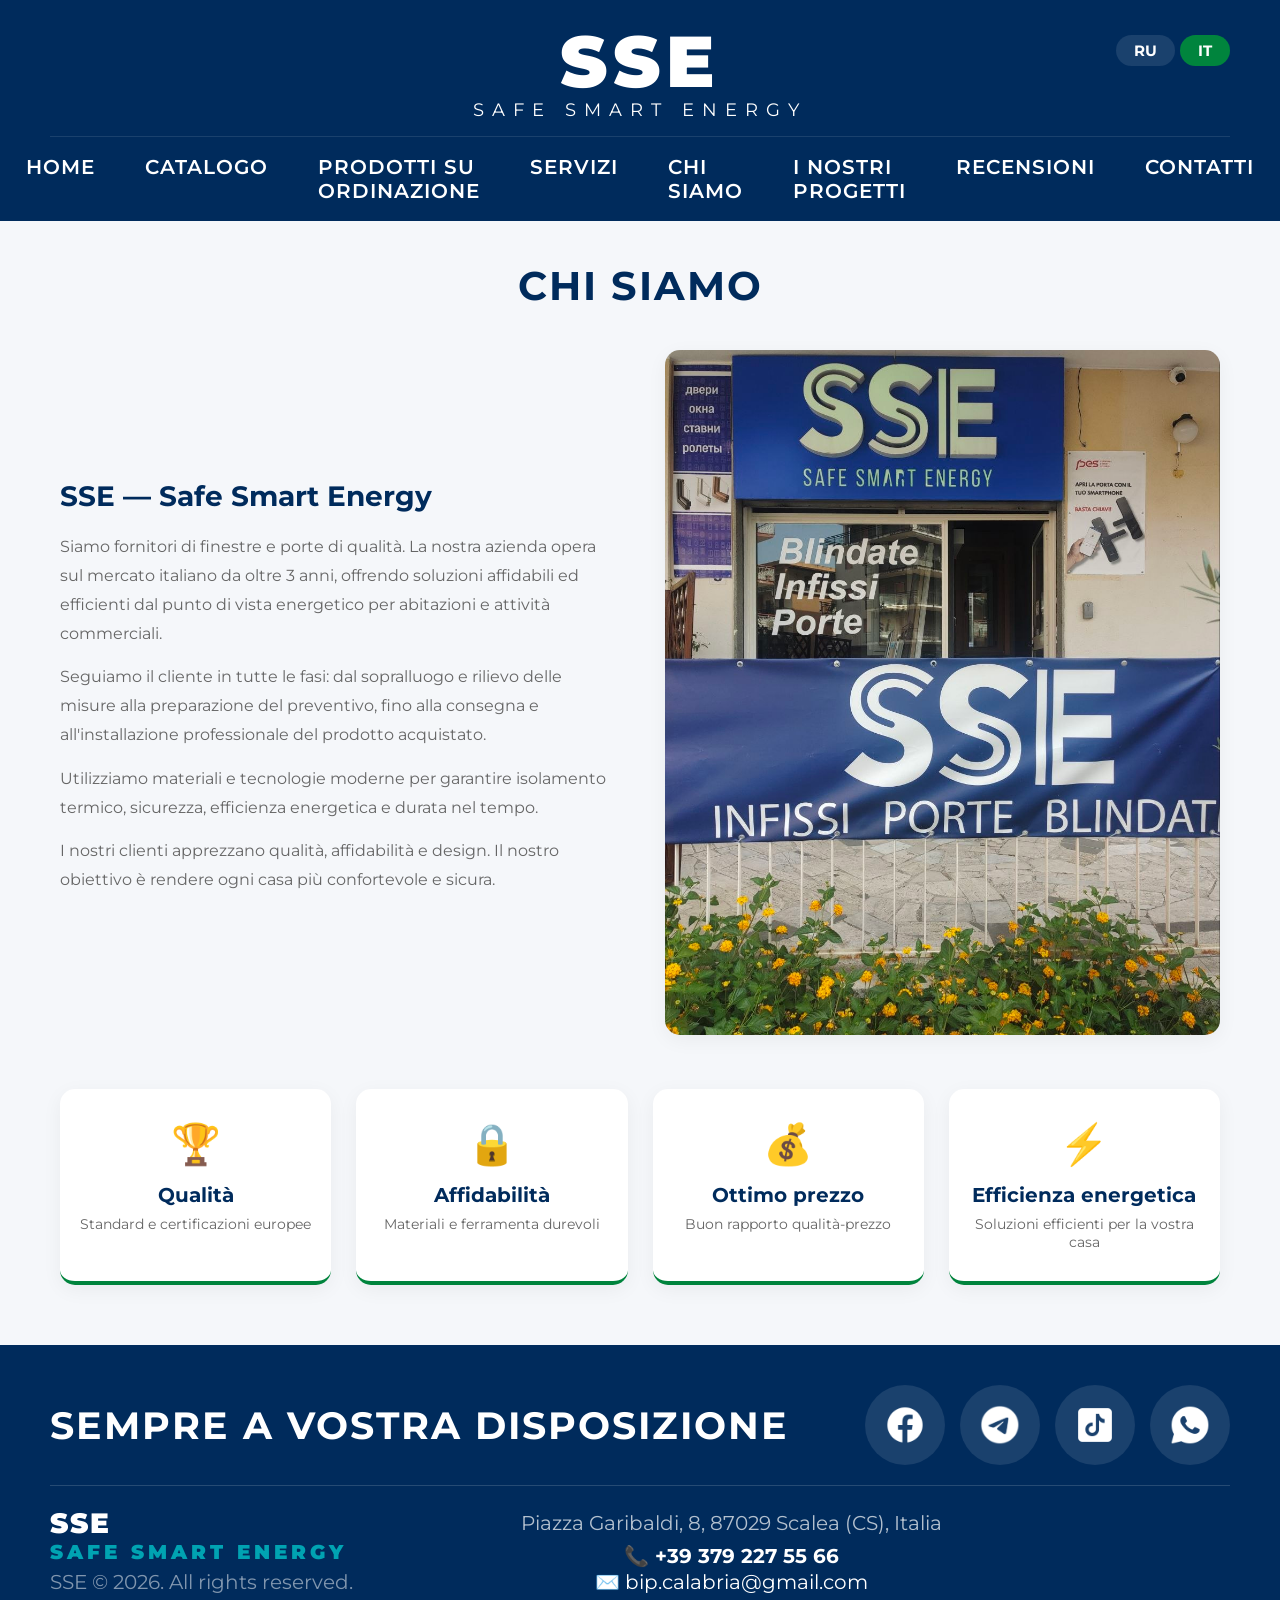
<file: it/about.html>
<!DOCTYPE html>

<html lang="it">
<head>
    <meta charset="utf-8"/>
    <meta content="width=device-width, initial-scale=1.0" name="viewport"/>

    <title>Chi siamo | Finestre e porte a Scalea | SSE</title>

    <meta
        content="SSE Scalea offre finestre, porte e infissi a Scalea (CS), con sopralluogo, rilievo misure, consegna e installazione professionale."
        name="description"
    />

    <meta content="index, follow" name="robots"/>

    <link href="https://ssescalea.it/it/about.html" rel="canonical"/>

    <!-- HREFLANG -->
    <link
        href="https://ssescalea.it/about.html"
        hreflang="ru"
        rel="alternate"
    />
    <link
        href="https://ssescalea.it/it/about.html"
        hreflang="it"
        rel="alternate"
    />
    <link
        href="https://ssescalea.it/about.html"
        hreflang="x-default"
        rel="alternate"
    />

    <link href="../favicon.png" rel="icon" type="image/png"/>

    <!-- Open Graph -->
    <meta content="website" property="og:type"/>
    <meta content="https://ssescalea.it/it/about.html" property="og:url"/>
    <meta
        content="Chi siamo | Finestre e porte a Scalea | SSE"
        property="og:title"
    />
    <meta
        content="SSE Scalea offre finestre, porte e infissi a Scalea (CS), con sopralluogo, rilievo misure, consegna e installazione professionale."
        property="og:description"
    />
    <meta content="https://ssescalea.it/112.jpg" property="og:image"/>
    <meta content="SSE Scalea" property="og:site_name"/>

    <link href="../style.css" rel="stylesheet"/>

    <link
        href="https://fonts.googleapis.com/css2?family=Montserrat:wght@300;400;500;600;700;800;900&display=swap"
        rel="stylesheet"
    />
</head>


<body data-default-lang="it" data-page="about">

<header>

    <div class="header-top">

        <div class="logo-box">
            <div class="logo-title">SSE</div>
            <div class="logo-sub">SAFE SMART ENERGY</div>
        </div>


        <div class="header-right">

            <!-- LANGUAGE SWITCHER -->
            <div class="language-switcher">

                <button
                    class="lang-btn"
                    type="button"
                    onclick="window.location.href='/about.html'"
                >
                    RU
                </button>

                <button
                    class="lang-btn active"
                    data-lang="it"
                    type="button"
                >
                    IT
                </button>

            </div>


            <div class="menu_small_icon">
                <div class="stick"></div>
                <div class="stick"></div>
                <div class="stick"></div>
            </div>

        </div>

    </div>


    <!-- DESKTOP MENU -->
    <nav class="main-nav">

    <a data-i18n="nav_home" href="./">
        Home
    </a>

    <a data-i18n="nav_catalog" href="catalog.html">
        Catalogo
    </a>

    <a data-i18n="nav_catalog_order" href="order-catalog.html">
        Prodotti su ordinazione
    </a>

    <a data-i18n="nav_services" href="./#services">
        Servizi
    </a>

    <a data-i18n="nav_about" href="about.html">
        Chi siamo
    </a>

    <a href="projects.html">
        I nostri progetti
    </a>

    <a data-i18n="nav_reviews" href="reviews.html">
        Recensioni
    </a>

    <a data-i18n="nav_contacts" href="contacts.html">
        Contatti
    </a>

</nav>


<!-- MOBILE MENU -->
<div class="menu-small">

    <a data-i18n="nav_home" href="./">
        Home
    </a>

    <a data-i18n="nav_catalog" href="catalog.html">
        Catalogo
    </a>

    <a data-i18n="nav_catalog_order" href="order-catalog.html">
        Prodotti su ordinazione
    </a>

    <a data-i18n="nav_services" href="./#services">
        Servizi
    </a>

    <a data-i18n="nav_about" href="about.html">
        Chi siamo
    </a>

    <a href="projects.html">
        I nostri progetti
    </a>

    <a data-i18n="nav_reviews" href="reviews.html">
        Recensioni
    </a>

    <a data-i18n="nav_contacts" href="contacts.html">
        Contatti
    </a>

</div>

</header>


<main>

    <section class="about-page">

        <h1 data-i18n="about_title">
            Chi siamo
        </h1>


        <div class="about-content">

            <div class="about-text">

                <h2 data-i18n="about_subtitle">
                    SSE — Safe Smart Energy
                </h2>

                <p data-i18n="about_text1">
                    Siamo fornitori di finestre e porte di qualità.
                    La nostra azienda opera sul mercato italiano da oltre 3 anni,
                    offrendo soluzioni affidabili ed efficienti dal punto di vista
                    energetico per abitazioni e attività commerciali.
                </p>

                <p data-i18n="about_text2">
                    Seguiamo il cliente in tutte le fasi: dal sopralluogo
                    e rilievo delle misure alla preparazione del preventivo,
                    fino alla consegna e all'installazione professionale
                    del prodotto acquistato.
                </p>

                <p data-i18n="about_text3">
                    Utilizziamo materiali e tecnologie moderne per garantire
                    isolamento termico, sicurezza, efficienza energetica
                    e durata nel tempo.
                </p>

                <p data-i18n="about_text4">
                    I nostri clienti apprezzano qualità, affidabilità e design.
                    Il nostro obiettivo è rendere ogni casa più confortevole
                    e sicura.
                </p>

            </div>


            <div class="about-image">

                <img
                    alt="SSE Scalea — finestre e porte a Scalea"
                    loading="lazy"
                    src="../112.jpg"
                />

            </div>

        </div>


        <!-- VALUES -->
        <div class="about-values">

            <div class="value-card">

                <span class="value-icon">🏆</span>

                <h3 data-i18n="value1_title">
                    Qualità
                </h3>

                <p data-i18n="value1_desc">
                    Standard e certificazioni europee
                </p>

            </div>


            <div class="value-card">

                <span class="value-icon">🔒</span>

                <h3 data-i18n="value2_title">
                    Affidabilità
                </h3>

                <p data-i18n="value2_desc">
                    Materiali e ferramenta durevoli
                </p>

            </div>


            <div class="value-card">

                <span class="value-icon">💰</span>

                <h3 data-i18n="value3_title">
                    Ottimo prezzo
                </h3>

                <p data-i18n="value3_desc">
                    Buon rapporto qualità-prezzo
                </p>

            </div>


            <div class="value-card">

                <span class="value-icon">⚡</span>

                <h3 data-i18n="value4_title">
                    Efficienza energetica
                </h3>

                <p data-i18n="value4_desc">
                    Soluzioni efficienti per la vostra casa
                </p>

            </div>

        </div>

    </section>

</main>


<footer>

    <div class="footer-top">

        <div class="footer-header">

            <h2 data-i18n="footer_title">
                SEMPRE A VOSTRA DISPOSIZIONE
            </h2>


            <div class="footer-social">

                <a
                    class="social-link"
                    href="https://www.facebook.com/profile.php?id=61571447750120"
                    rel="noopener noreferrer"
                    target="_blank"
                    title="Facebook"
                >
                    <img
                        alt="Facebook SSE Scalea"
                        src="../icons8-facebook-100.png"
                    />
                </a>


                <a
                    class="social-link"
                    href="https://t.me/SSE_Scalea"
                    rel="noopener noreferrer"
                    target="_blank"
                    title="Telegram"
                >
                    <img
                        alt="Telegram SSE Scalea"
                        src="../icons8-telegram-logo-101.png"
                    />
                </a>


                <a
                    class="social-link"
                    href="https://www.tiktok.com/@blindati.infissi"
                    rel="noopener noreferrer"
                    target="_blank"
                    title="TikTok"
                >
                    <img
                        alt="TikTok SSE Scalea"
                        src="../icons8-tiktok-100.png"
                    />
                </a>


                <a
                    class="social-link"
                    href="https://wa.me/393792275566"
                    rel="noopener noreferrer"
                    target="_blank"
                    title="WhatsApp"
                >
                    <img
                        alt="WhatsApp SSE Scalea"
                        src="../icons8-whatsapp-logo-100.png"
                    />
                </a>

            </div>

        </div>


        <div class="footer-line"></div>


        <div class="footer-content">

            <div class="footer-left">

                <div class="footer-logo-title">
                    SSE
                </div>

                <div class="footer-logo-sub">
                    SAFE SMART ENERGY
                </div>

                <div class="footer-copy">
                    SSE © 2026. All rights reserved.
                </div>

            </div>


            <div class="footer-center">

                <div
                    class="footer-address"
                    data-i18n="footer_address"
                >
                    Piazza Garibaldi, 8, 87029 Scalea (CS), Italia
                </div>


                <div class="footer-contacts">

                    <a
                        class="footer-phone"
                        href="tel:+393792275566"
                    >
                        📞 +39 379 227 55 66
                    </a>

                    <a
                        class="footer-email"
                        href="mailto:bip.calabria@gmail.com"
                    >
                        ✉️ bip.calabria@gmail.com
                    </a>

                </div>

            </div>


            <div class="footer-right"></div>

        </div>

    </div>

</footer>


<script src="../burger.js"></script>
<script src="../script.js"></script>

</body>
</html>
</file>
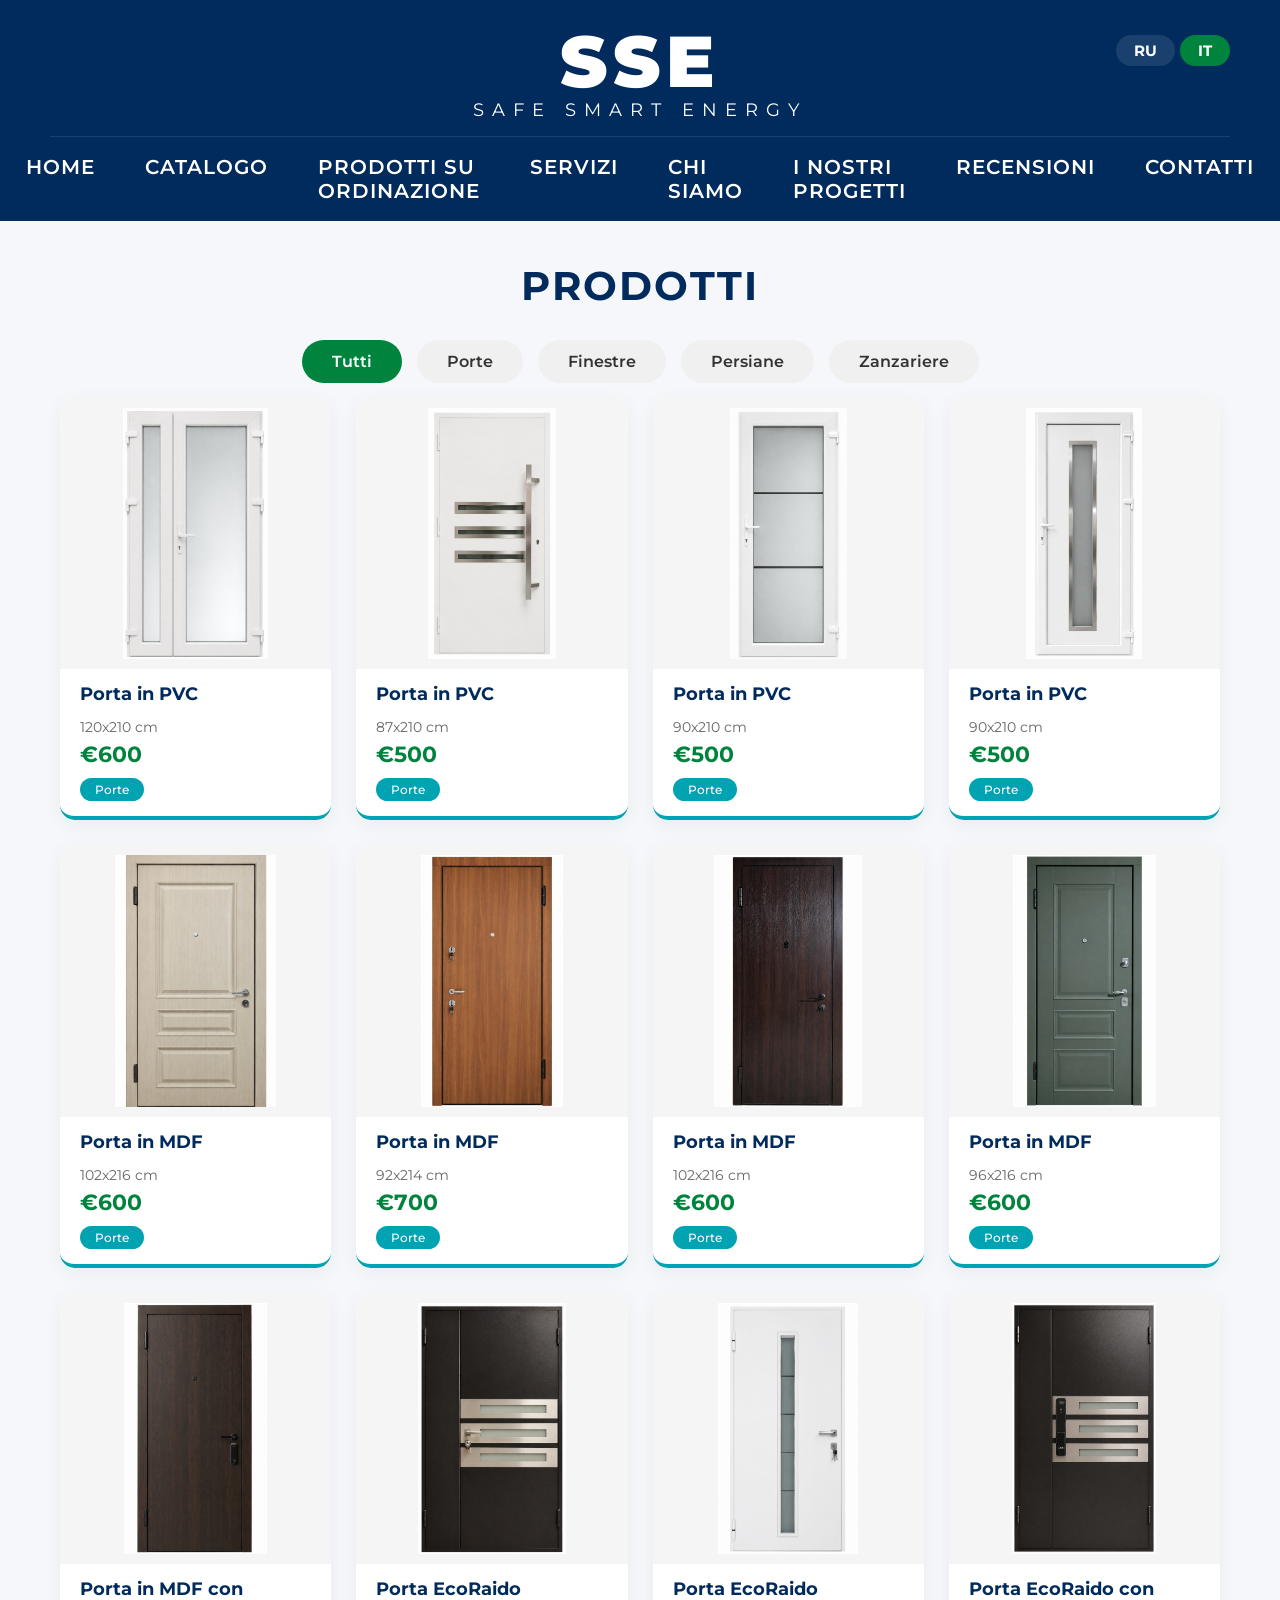
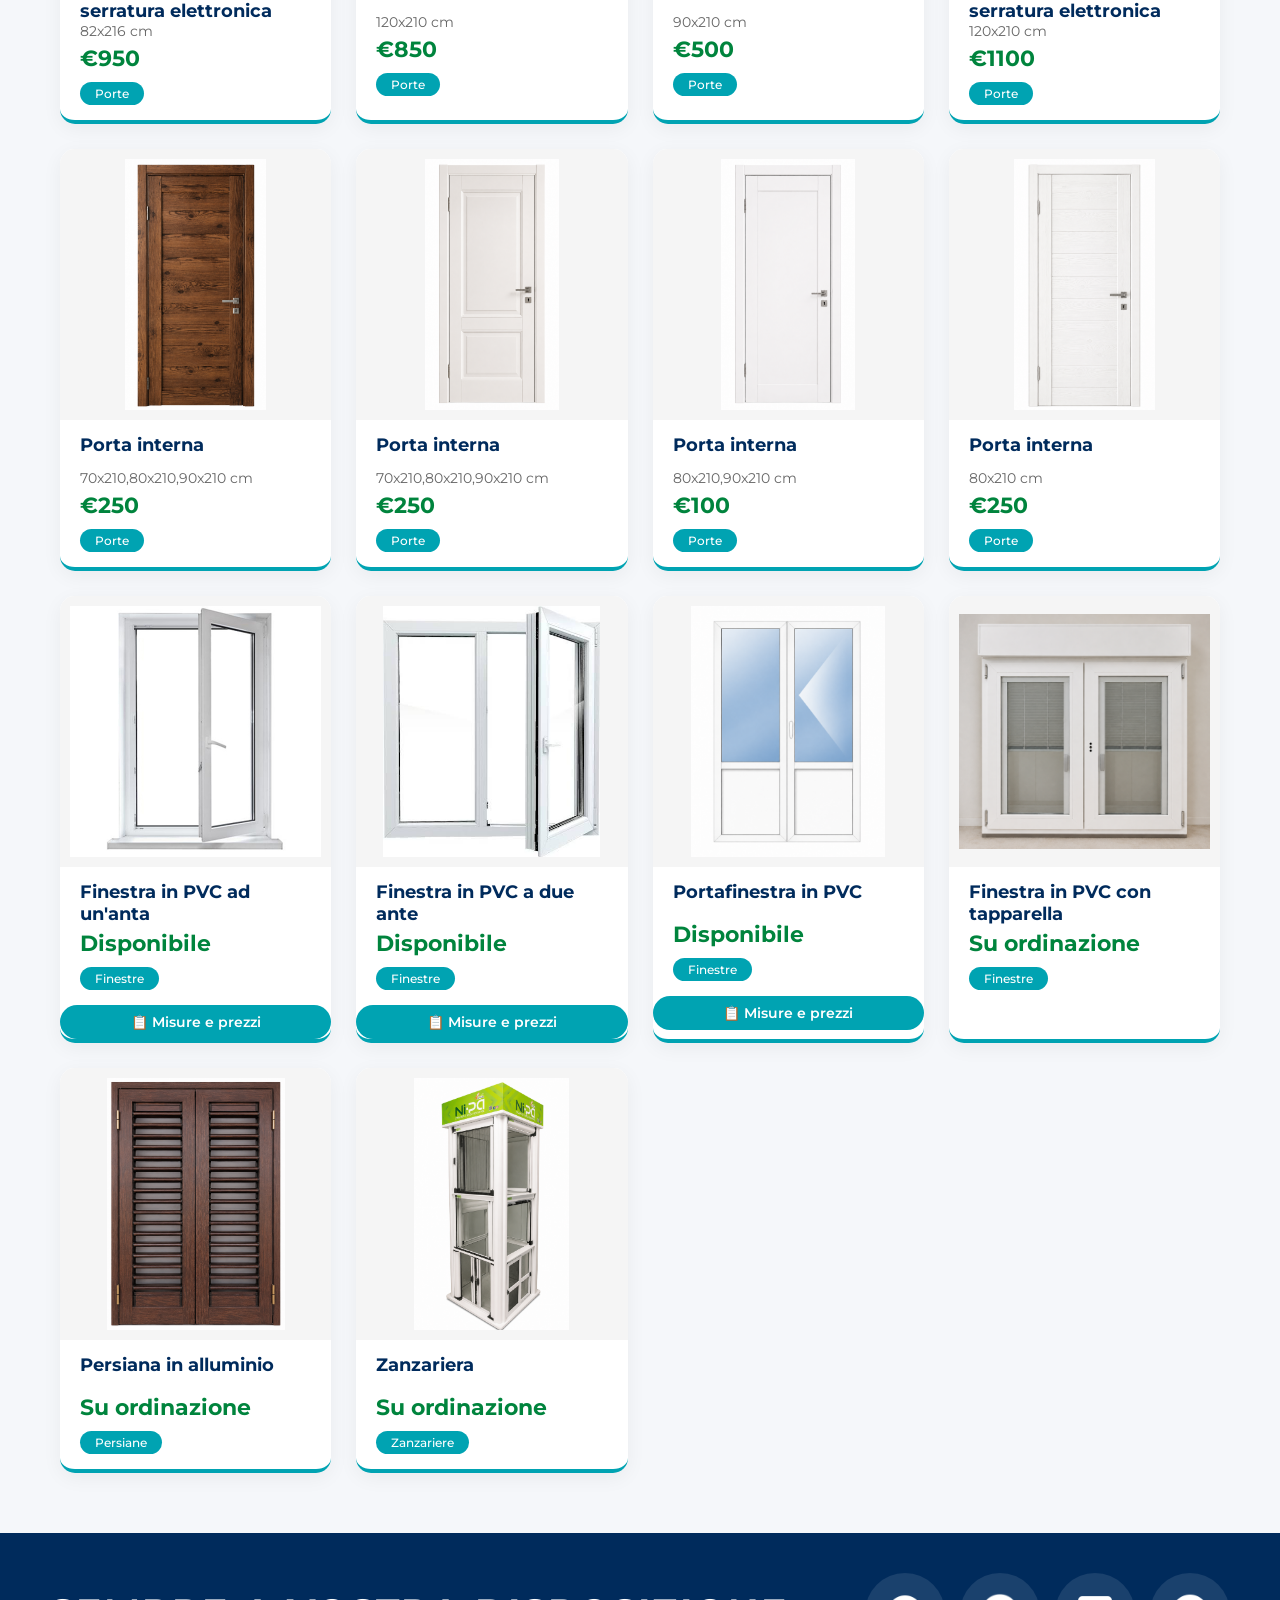
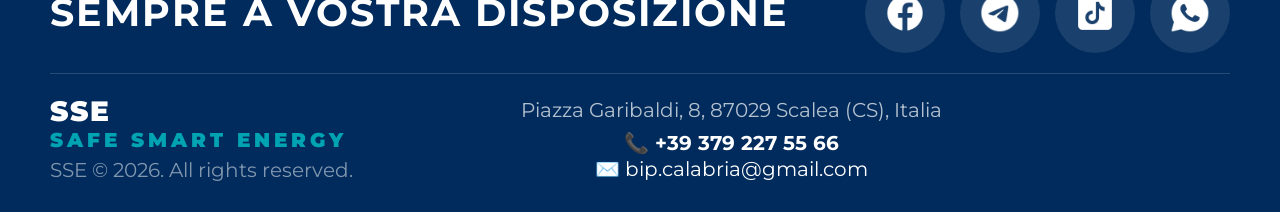
<file: it/catalog.html>
<!DOCTYPE html>

<html lang="it">
<head>
    <meta charset="utf-8"/>
    <meta content="width=device-width, initial-scale=1.0" name="viewport"/>

    <title>Catalogo finestre, porte e infissi a Scalea | SSE</title>

    <meta
        content="Catalogo SSE Scalea: finestre in PVC, porte, infissi, zanzariere, persiane e prodotti su ordinazione a Scalea (CS)."
        name="description"
    />

    <meta content="index, follow" name="robots"/>

    <link href="https://ssescalea.it/it/catalog.html" rel="canonical"/>

    <!-- HREFLANG -->
    <link
        href="https://ssescalea.it/catalog.html"
        hreflang="ru"
        rel="alternate"
    />
    <link
        href="https://ssescalea.it/it/catalog.html"
        hreflang="it"
        rel="alternate"
    />
    <link
        href="https://ssescalea.it/catalog.html"
        hreflang="x-default"
        rel="alternate"
    />

    <link href="../favicon.png" rel="icon" type="image/png"/>

    <!-- Open Graph -->
    <meta content="website" property="og:type"/>
    <meta content="https://ssescalea.it/it/catalog.html" property="og:url"/>
    <meta
        content="Catalogo finestre, porte e infissi a Scalea | SSE"
        property="og:title"
    />
    <meta
        content="Catalogo SSE Scalea: finestre in PVC, porte, infissi, zanzariere, persiane e prodotti su ordinazione a Scalea (CS)."
        property="og:description"
    />
    <meta content="https://ssescalea.it/111.png" property="og:image"/>
    <meta content="SSE Scalea" property="og:site_name"/>

    <link href="../style.css" rel="stylesheet"/>

    <link
        href="https://fonts.googleapis.com/css2?family=Montserrat:wght@300;400;500;600;700;800;900&display=swap"
        rel="stylesheet"
    />
</head>


<body data-default-lang="it" data-page="catalog">

<header>

    <div class="header-top">

        <div class="logo-box">
            <div class="logo-title">SSE</div>
            <div class="logo-sub">SAFE SMART ENERGY</div>
        </div>

        <div class="header-right">

            <!-- LANGUAGE SWITCHER -->
            <div class="language-switcher">

                <button
                    class="lang-btn"
                    type="button"
                    onclick="window.location.href='/catalog.html'"
                >
                    RU
                </button>

                <button
                    class="lang-btn active"
                    data-lang="it"
                    type="button"
                >
                    IT
                </button>

            </div>

            <div class="menu_small_icon">
                <div class="stick"></div>
                <div class="stick"></div>
                <div class="stick"></div>
            </div>

        </div>

    </div>


    <!-- DESKTOP MENU -->
    <nav class="main-nav">
    <a data-i18n="nav_home" href="./">Home</a>
    <a data-i18n="nav_catalog" href="catalog.html">Catalogo</a>
    <a data-i18n="nav_catalog_order" href="order-catalog.html">Prodotti su ordinazione</a>
    <a data-i18n="nav_services" href="./#services">Servizi</a>
    <a data-i18n="nav_about" href="about.html">Chi siamo</a>
    <a href="projects.html">I nostri progetti</a>
    <a data-i18n="nav_reviews" href="reviews.html">Recensioni</a>
    <a data-i18n="nav_contacts" href="contacts.html">Contatti</a>
</nav>


<!-- MOBILE MENU -->
<div class="menu-small">
    <a data-i18n="nav_home" href="./">Home</a>
    <a data-i18n="nav_catalog" href="catalog.html">Catalogo</a>
    <a data-i18n="nav_catalog_order" href="order-catalog.html">Prodotti su ordinazione</a>
    <a data-i18n="nav_services" href="./#services">Servizi</a>
    <a data-i18n="nav_about" href="about.html">Chi siamo</a>
    <a href="projects.html">I nostri progetti</a>
    <a data-i18n="nav_reviews" href="reviews.html">Recensioni</a>
    <a data-i18n="nav_contacts" href="contacts.html">Contatti</a>
</div>

</header>


<main>
    <section class="catalog-page">

        <h1 data-i18n="catalog_title">
            Prodotti
        </h1>


        <!-- CATEGORIE -->
        <div class="catalog-categories">

            <button
                class="cat-btn active"
                data-category="all"
                data-i18n="filter_all"
            >
                Tutti
            </button>

            <button
                class="cat-btn"
                data-category="doors"
                data-i18n="filter_doors"
            >
                Porte
            </button>

            <button
                class="cat-btn"
                data-category="windows"
                data-i18n="filter_windows"
            >
                Finestre
            </button>

            <button
                class="cat-btn"
                data-category="persiane"
                data-i18n="filter_persiane"
            >
                Persiane
            </button>

            <button
                class="cat-btn"
                data-category="nets"
                data-i18n="filter_nets"
            >
                Zanzariere
            </button>

        </div>


        <!-- SOTTOCATEGORIE -->
        <div
            class="catalog-subcategories"
            id="subcategories"
        >

            <div
                class="subcategory-group"
                data-parent="doors"
            >

                <button
                    class="subcat-btn"
                    data-i18n="subcat_doors_pvc"
                    data-subcategory="doors-pvc"
                >
                    Porte in PVC
                </button>

                <button
                    class="subcat-btn"
                    data-i18n="subcat_doors_mdf"
                    data-subcategory="doors-mdf"
                >
                    Porte in MDF
                </button>

                <button
                    class="subcat-btn"
                    data-i18n="subcat_doors_ecoraido"
                    data-subcategory="doors-ecoraido"
                >
                    Porte EcoRaido
                </button>

                <button
                    class="subcat-btn"
                    data-i18n="subcat_doors_interior"
                    data-subcategory="doors-interior"
                >
                    Porte interne
                </button>

            </div>


            <div
                class="subcategory-group"
                data-parent="windows"
                style="display:none;"
            >

                <button
                    class="subcat-btn"
                    data-i18n="subcat_windows_pvc"
                    data-subcategory="windows-pvc"
                >
                    Finestre in PVC
                </button>

                <button
                    class="subcat-btn"
                    data-i18n="subcat_windows_roller"
                    data-subcategory="windows-roller"
                >
                    Finestre in PVC con tapparelle
                </button>

            </div>

        </div>


        <!-- PRODOTTI -->
        <div
            class="catalog-grid"
            id="catalogGrid"
        ></div>

    </section>

</main>


<!-- FINESTRA MODALE -->
<div
    class="modal-overlay"
    id="modalOverlay"
>

    <div class="modal-panel">

        <div class="modal-header">

            <h2
                data-i18n="modal_title"
                id="modalTitle"
            >
                Misure e prezzi
            </h2>

            <button
                aria-label="Chiudi"
                class="modal-close"
                id="modalClose"
            >
                ✕
            </button>

        </div>

        <div
            class="modal-body"
            id="modalBody"
        ></div>

    </div>

</div>


<footer>

    <div class="footer-top">

        <div class="footer-header">

            <h2 data-i18n="footer_title">
                SEMPRE A VOSTRA DISPOSIZIONE
            </h2>


            <div class="footer-social">

                <a
                    class="social-link"
                    href="https://www.facebook.com/profile.php?id=61571447750120"
                    rel="noopener noreferrer"
                    target="_blank"
                    title="Facebook"
                >
                    <img
                        alt="Facebook SSE Scalea"
                        src="../icons8-facebook-100.png"
                    />
                </a>


                <a
                    class="social-link"
                    href="https://t.me/SSE_Scalea"
                    rel="noopener noreferrer"
                    target="_blank"
                    title="Telegram"
                >
                    <img
                        alt="Telegram SSE Scalea"
                        src="../icons8-telegram-logo-101.png"
                    />
                </a>


                <a
                    class="social-link"
                    href="https://www.tiktok.com/@blindati.infissi"
                    rel="noopener noreferrer"
                    target="_blank"
                    title="TikTok"
                >
                    <img
                        alt="TikTok SSE Scalea"
                        src="../icons8-tiktok-100.png"
                    />
                </a>


                <a
                    class="social-link"
                    href="https://wa.me/393792275566"
                    rel="noopener noreferrer"
                    target="_blank"
                    title="WhatsApp"
                >
                    <img
                        alt="WhatsApp SSE Scalea"
                        src="../icons8-whatsapp-logo-100.png"
                    />
                </a>

            </div>

        </div>


        <div class="footer-line"></div>


        <div class="footer-content">

            <div class="footer-left">

                <div class="footer-logo-title">
                    SSE
                </div>

                <div class="footer-logo-sub">
                    SAFE SMART ENERGY
                </div>

                <div class="footer-copy">
                    SSE © 2026. All rights reserved.
                </div>

            </div>


            <div class="footer-center">

                <div
                    class="footer-address"
                    data-i18n="footer_address"
                >
                    Piazza Garibaldi, 8, 87029 Scalea (CS), Italia
                </div>


                <div class="footer-contacts">

                    <a
                        class="footer-phone"
                        href="tel:+393792275566"
                    >
                        📞 +39 379 227 55 66
                    </a>

                    <a
                        class="footer-email"
                        href="mailto:bip.calabria@gmail.com"
                    >
                        ✉️ bip.calabria@gmail.com
                    </a>

                </div>

            </div>

            <div class="footer-right"></div>

        </div>

    </div>

</footer>


<script src="../burger.js"></script>
<script src="../script.js"></script>
<script src="catalog.js"></script>

</body>
</html>
</file>
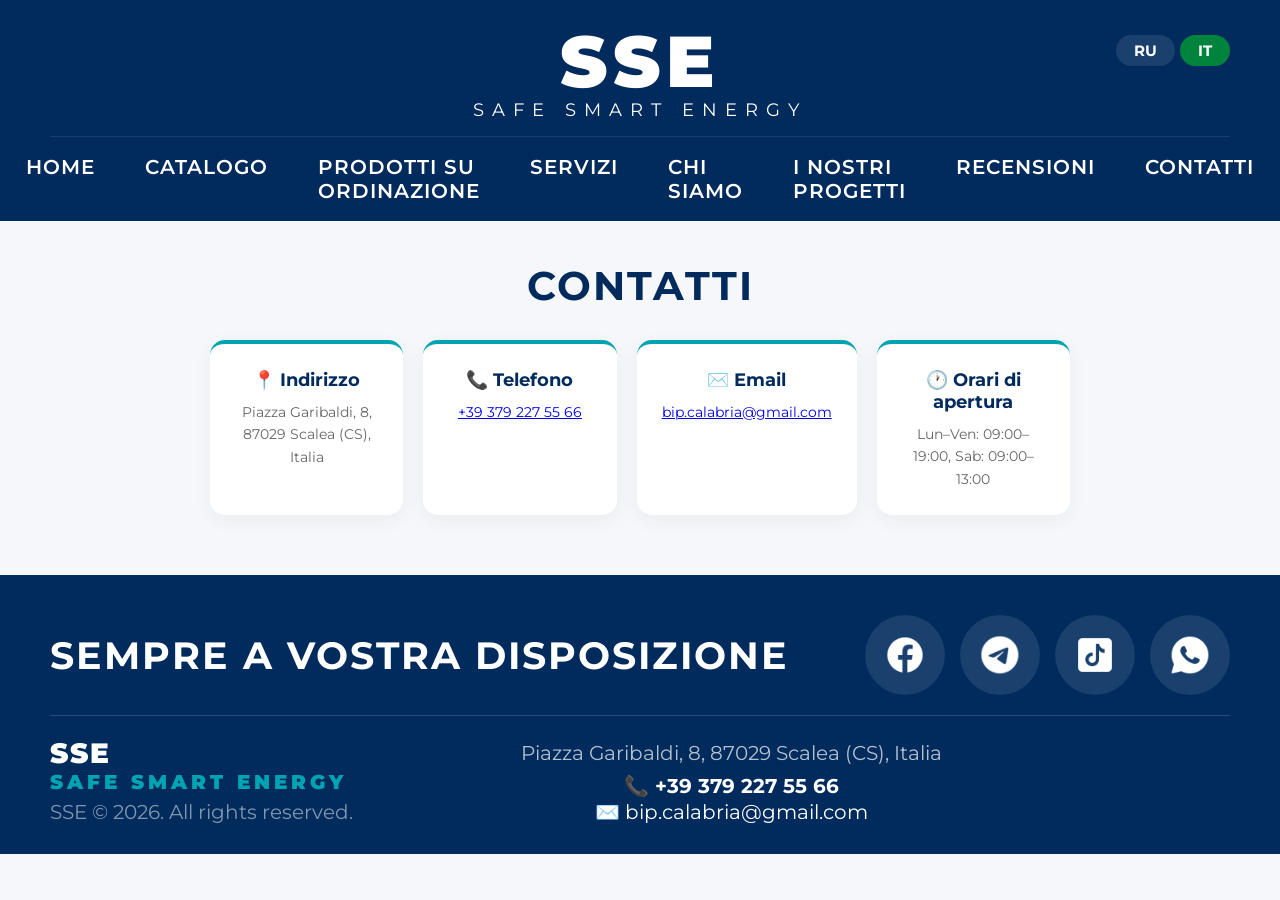
<file: it/contacts.html>
<!DOCTYPE html>

<html lang="it">
<head>
    <meta charset="utf-8"/>
    <meta content="width=device-width, initial-scale=1.0" name="viewport"/>

    <title>Contatti SSE Scalea | Finestre e porte a Scalea</title>

    <meta
        content="Contatti SSE Scalea: Piazza Garibaldi 8, Scalea (CS). Telefono, email e orari per finestre, porte, infissi e installazione."
        name="description"
    />

    <meta content="index, follow" name="robots"/>

    <link href="https://ssescalea.it/it/contacts.html" rel="canonical"/>

    <!-- HREFLANG -->
    <link
        href="https://ssescalea.it/contacts.html"
        hreflang="ru"
        rel="alternate"
    />
    <link
        href="https://ssescalea.it/it/contacts.html"
        hreflang="it"
        rel="alternate"
    />
    <link
        href="https://ssescalea.it/contacts.html"
        hreflang="x-default"
        rel="alternate"
    />

    <link href="../favicon.png" rel="icon" type="image/png"/>

    <!-- Open Graph -->
    <meta content="website" property="og:type"/>
    <meta content="https://ssescalea.it/it/contacts.html" property="og:url"/>
    <meta
        content="Contatti SSE Scalea | Finestre e porte a Scalea"
        property="og:title"
    />
    <meta
        content="Contatti SSE Scalea: Piazza Garibaldi 8, Scalea (CS). Telefono, email e orari per finestre, porte, infissi e installazione."
        property="og:description"
    />
    <meta content="https://ssescalea.it/111.png" property="og:image"/>
    <meta content="SSE Scalea" property="og:site_name"/>

    <link href="../style.css" rel="stylesheet"/>

    <link
        href="https://fonts.googleapis.com/css2?family=Montserrat:wght@300;400;500;600;700;800;900&display=swap"
        rel="stylesheet"
    />
</head>


<body data-default-lang="it" data-page="contacts">

<header>

    <div class="header-top">

        <div class="logo-box">
            <div class="logo-title">SSE</div>
            <div class="logo-sub">SAFE SMART ENERGY</div>
        </div>

        <div class="header-right">

            <!-- LANGUAGE SWITCHER -->
            <div class="language-switcher">

                <button
                    class="lang-btn"
                    type="button"
                    onclick="window.location.href='/contacts.html'"
                >
                    RU
                </button>

                <button
                    class="lang-btn active"
                    data-lang="it"
                    type="button"
                >
                    IT
                </button>

            </div>

            <div class="menu_small_icon">
                <div class="stick"></div>
                <div class="stick"></div>
                <div class="stick"></div>
            </div>

        </div>

    </div>


    <!-- DESKTOP MENU -->
    <nav class="main-nav">
    <a data-i18n="nav_home" href="./">Home</a>
    <a data-i18n="nav_catalog" href="catalog.html">Catalogo</a>
    <a data-i18n="nav_catalog_order" href="order-catalog.html">Prodotti su ordinazione</a>
    <a data-i18n="nav_services" href="./#services">Servizi</a>
    <a data-i18n="nav_about" href="about.html">Chi siamo</a>
    <a href="projects.html">I nostri progetti</a>
    <a data-i18n="nav_reviews" href="reviews.html">Recensioni</a>
    <a data-i18n="nav_contacts" href="contacts.html">Contatti</a>
</nav>


<!-- MOBILE MENU -->
<div class="menu-small">
    <a data-i18n="nav_home" href="./">Home</a>
    <a data-i18n="nav_catalog" href="catalog.html">Catalogo</a>
    <a data-i18n="nav_catalog_order" href="order-catalog.html">Prodotti su ordinazione</a>
    <a data-i18n="nav_services" href="./#services">Servizi</a>
    <a data-i18n="nav_about" href="about.html">Chi siamo</a>
    <a href="projects.html">I nostri progetti</a>
    <a data-i18n="nav_reviews" href="reviews.html">Recensioni</a>
    <a data-i18n="nav_contacts" href="contacts.html">Contatti</a>
</div>

</header>


<main>

    <section class="contacts-page">

        <h1 data-i18n="contacts_title">
            Contatti
        </h1>


        <div class="contacts-grid">

            <div class="contact-card">

                <h3>
                    📍
                    <span data-i18n="contact_address_title">
                        Indirizzo
                    </span>
                </h3>

                <p data-i18n="contact_address">
                    Piazza Garibaldi, 8, 87029 Scalea (CS), Italia
                </p>

            </div>


            <div class="contact-card">

                <h3>
                    📞
                    <span data-i18n="contact_phone_title">
                        Telefono
                    </span>
                </h3>

                <p>
                    <a href="tel:+393792275566">
                        +39 379 227 55 66
                    </a>
                </p>

            </div>


            <div class="contact-card">

                <h3>
                    ✉️
                    <span data-i18n="contact_email_title">
                        Email
                    </span>
                </h3>

                <p>
                    <a href="mailto:bip.calabria@gmail.com">
                        bip.calabria@gmail.com
                    </a>
                </p>

            </div>


            <div class="contact-card">

                <h3>
                    🕐
                    <span data-i18n="contact_hours_title">
                        Orari di apertura
                    </span>
                </h3>

                <p data-i18n="contact_hours">
                    Lun–Ven: 09:00–19:00, Sab: 09:00–13:00
                </p>

            </div>

        </div>


        <div
            class="contact-message"
            id="contactMessageBox"
        ></div>

    </section>

</main>


<footer>

    <div class="footer-top">

        <div class="footer-header">

            <h2 data-i18n="footer_title">
                SEMPRE A VOSTRA DISPOSIZIONE
            </h2>


            <div class="footer-social">

                <a
                    class="social-link"
                    href="https://www.facebook.com/profile.php?id=61571447750120"
                    rel="noopener noreferrer"
                    target="_blank"
                    title="Facebook"
                >
                    <img
                        alt="Facebook SSE Scalea"
                        src="../icons8-facebook-100.png"
                    />
                </a>


                <a
                    class="social-link"
                    href="https://t.me/SSE_Scalea"
                    rel="noopener noreferrer"
                    target="_blank"
                    title="Telegram"
                >
                    <img
                        alt="Telegram SSE Scalea"
                        src="../icons8-telegram-logo-101.png"
                    />
                </a>


                <a
                    class="social-link"
                    href="https://www.tiktok.com/@blindati.infissi"
                    rel="noopener noreferrer"
                    target="_blank"
                    title="TikTok"
                >
                    <img
                        alt="TikTok SSE Scalea"
                        src="../icons8-tiktok-100.png"
                    />
                </a>


                <a
                    class="social-link"
                    href="https://wa.me/393792275566"
                    rel="noopener noreferrer"
                    target="_blank"
                    title="WhatsApp"
                >
                    <img
                        alt="WhatsApp SSE Scalea"
                        src="../icons8-whatsapp-logo-100.png"
                    />
                </a>

            </div>

        </div>


        <div class="footer-line"></div>


        <div class="footer-content">

            <div class="footer-left">

                <div class="footer-logo-title">
                    SSE
                </div>

                <div class="footer-logo-sub">
                    SAFE SMART ENERGY
                </div>

                <div class="footer-copy">
                    SSE © 2026. All rights reserved.
                </div>

            </div>


            <div class="footer-center">

                <div
                    class="footer-address"
                    data-i18n="footer_address"
                >
                    Piazza Garibaldi, 8, 87029 Scalea (CS), Italia
                </div>


                <div class="footer-contacts">

                    <a
                        class="footer-phone"
                        href="tel:+393792275566"
                    >
                        📞 +39 379 227 55 66
                    </a>

                    <a
                        class="footer-email"
                        href="mailto:bip.calabria@gmail.com"
                    >
                        ✉️ bip.calabria@gmail.com
                    </a>

                </div>

            </div>


            <div class="footer-right"></div>

        </div>

    </div>

</footer>


<script src="../burger.js"></script>
<script src="../script.js"></script>

</body>
</html>
</file>
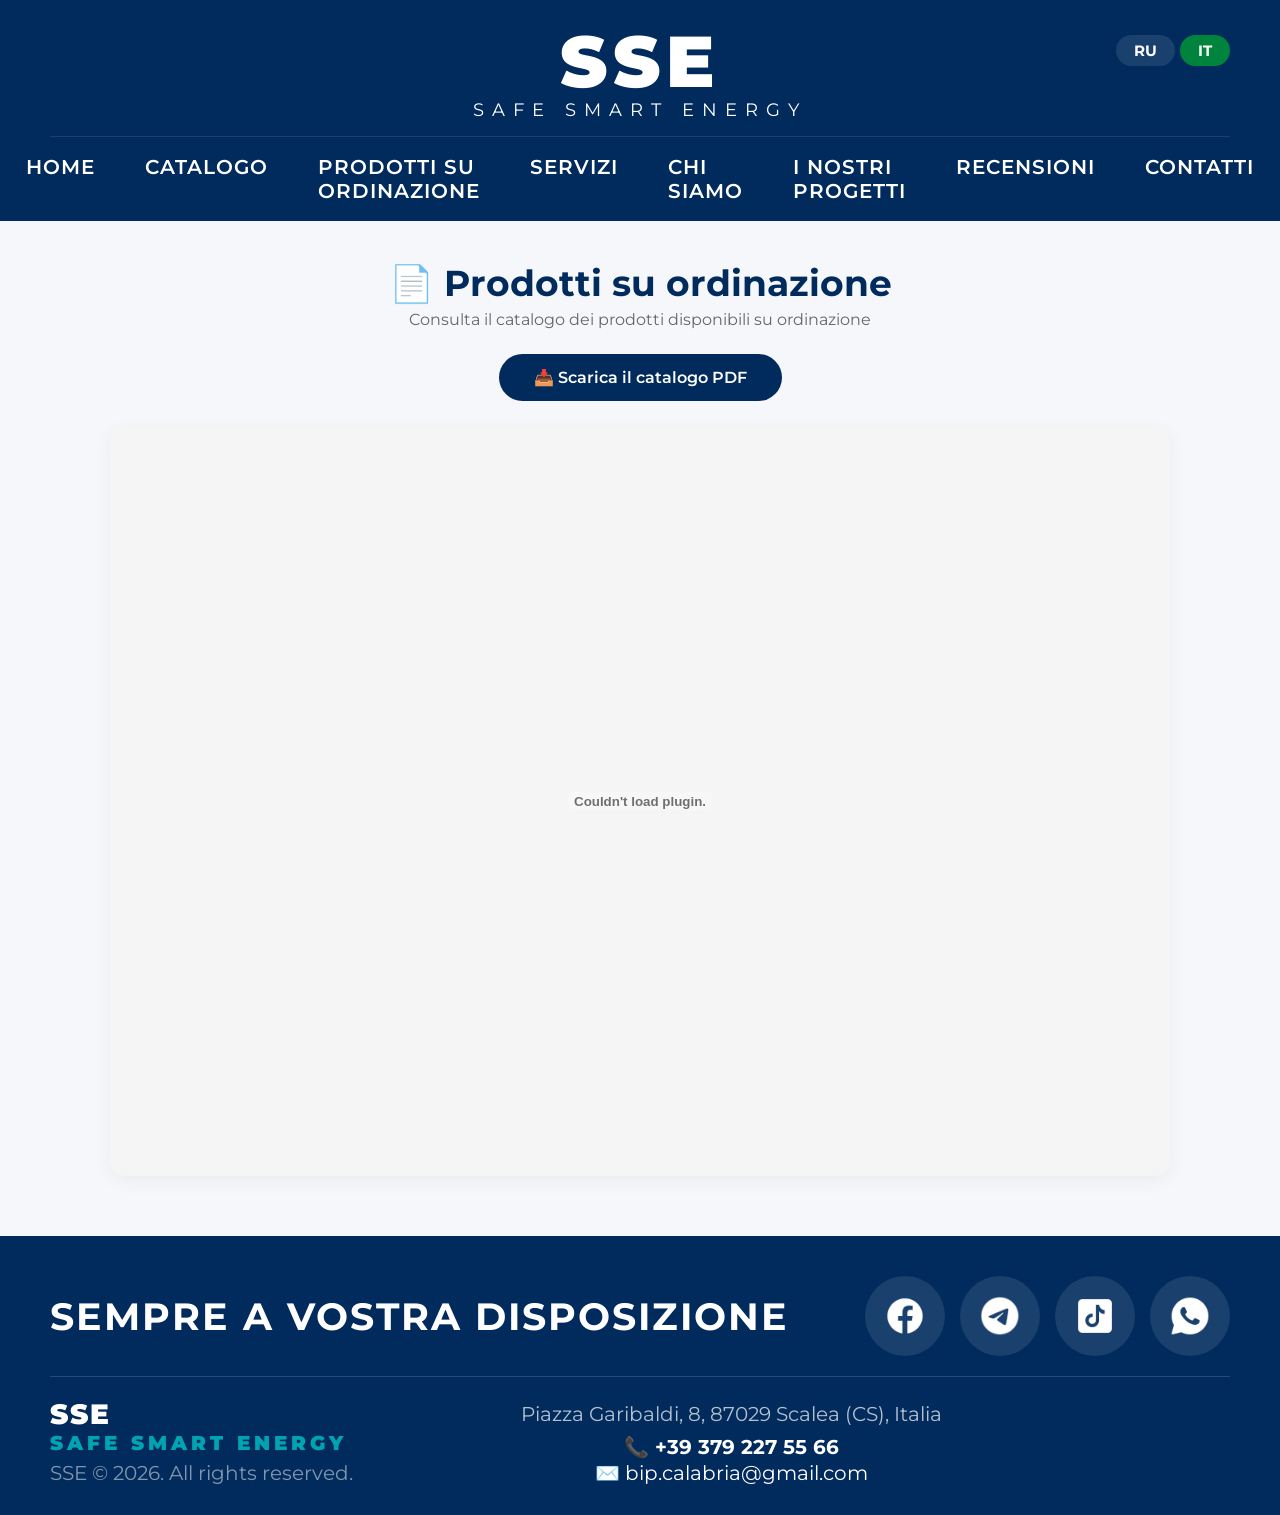
<file: it/order-catalog.html>
<!DOCTYPE html>

<html lang="it">
<head>
    <meta charset="utf-8"/>
    <meta content="width=device-width, initial-scale=1.0" name="viewport"/>

    <title>Prodotti su ordinazione a Scalea | SSE Scalea</title>

    <meta
        content="Catalogo dei prodotti su ordinazione SSE Scalea: finestre, porte, infissi e soluzioni per la casa con consegna e installazione a Scalea (CS)."
        name="description"
    />

    <meta content="index, follow" name="robots"/>

    <link href="https://ssescalea.it/it/order-catalog.html" rel="canonical"/>

    <!-- HREFLANG -->
    <link
        href="https://ssescalea.it/order-catalog.html"
        hreflang="ru"
        rel="alternate"
    />
    <link
        href="https://ssescalea.it/it/order-catalog.html"
        hreflang="it"
        rel="alternate"
    />
    <link
        href="https://ssescalea.it/order-catalog.html"
        hreflang="x-default"
        rel="alternate"
    />

    <link href="../favicon.png" rel="icon" type="image/png"/>

    <!-- Open Graph -->
    <meta content="website" property="og:type"/>
    <meta content="https://ssescalea.it/it/order-catalog.html" property="og:url"/>
    <meta
        content="Prodotti su ordinazione a Scalea | SSE Scalea"
        property="og:title"
    />
    <meta
        content="Catalogo dei prodotti su ordinazione SSE Scalea: finestre, porte, infissi e soluzioni per la casa con consegna e installazione a Scalea (CS)."
        property="og:description"
    />
    <meta content="https://ssescalea.it/111.png" property="og:image"/>
    <meta content="SSE Scalea" property="og:site_name"/>

    <link href="../style.css" rel="stylesheet"/>

    <link
        href="https://fonts.googleapis.com/css2?family=Montserrat:wght@300;400;500;600;700;800;900&display=swap"
        rel="stylesheet"
    />
</head>


<body data-default-lang="it" data-page="order">

<header>

    <div class="header-top">

        <div class="logo-box">
            <div class="logo-title">SSE</div>
            <div class="logo-sub">SAFE SMART ENERGY</div>
        </div>

        <div class="header-right">

            <!-- LANGUAGE SWITCHER -->
            <div class="language-switcher">

                <button
                    class="lang-btn"
                    type="button"
                    onclick="window.location.href='/order-catalog.html'"
                >
                    RU
                </button>

                <button
                    class="lang-btn active"
                    data-lang="it"
                    type="button"
                >
                    IT
                </button>

            </div>

            <div class="menu_small_icon">
                <div class="stick"></div>
                <div class="stick"></div>
                <div class="stick"></div>
            </div>

        </div>

    </div>


    <!-- DESKTOP MENU -->
<nav class="main-nav">
    <a data-i18n="nav_home" href="./">Home</a>
    <a data-i18n="nav_catalog" href="catalog.html">Catalogo</a>
    <a data-i18n="nav_catalog_order" href="order-catalog.html">Prodotti su ordinazione</a>
    <a data-i18n="nav_services" href="./#services">Servizi</a>
    <a data-i18n="nav_about" href="about.html">Chi siamo</a>
    <a href="projects.html">I nostri progetti</a>
    <a data-i18n="nav_reviews" href="reviews.html">Recensioni</a>
    <a data-i18n="nav_contacts" href="contacts.html">Contatti</a>
</nav>


<!-- MOBILE MENU -->
<div class="menu-small">
    <a data-i18n="nav_home" href="./">Home</a>
    <a data-i18n="nav_catalog" href="catalog.html">Catalogo</a>
    <a data-i18n="nav_catalog_order" href="order-catalog.html">Prodotti su ordinazione</a>
    <a data-i18n="nav_services" href="./#services">Servizi</a>
    <a data-i18n="nav_about" href="about.html">Chi siamo</a>
    <a href="projects.html">I nostri progetti</a>
    <a data-i18n="nav_reviews" href="reviews.html">Recensioni</a>
    <a data-i18n="nav_contacts" href="contacts.html">Contatti</a>
</div>

</header>


<main>

    <section class="order-catalog-page">

        <h1 data-i18n="order_title">
            📄 Prodotti su ordinazione
        </h1>

        <p
            class="order-subtitle"
            data-i18n="order_subtitle"
        >
            Consulta il catalogo dei prodotti disponibili su ordinazione
        </p>


        <div class="pdf-download">

            <a
                class="pdf-btn"
                data-i18n="order_download"
                download
                href="../katalog-pod-zakaz.pdf"
            >
                📥 Scarica il catalogo PDF
            </a>

        </div>


        <div class="pdf-viewer">

            <embed
                height="750px"
                src="../katalog-pod-zakaz.pdf"
                title="Catalogo prodotti su ordinazione SSE Scalea"
                type="application/pdf"
                width="100%"
            />

        </div>

    </section>

</main>


<footer>

    <div class="footer-top">

        <div class="footer-header">

            <h2 data-i18n="footer_title">
                SEMPRE A VOSTRA DISPOSIZIONE
            </h2>


            <div class="footer-social">

                <a
                    class="social-link"
                    href="https://www.facebook.com/profile.php?id=61571447750120"
                    rel="noopener noreferrer"
                    target="_blank"
                    title="Facebook"
                >
                    <img
                        alt="Facebook SSE Scalea"
                        src="../icons8-facebook-100.png"
                    />
                </a>


                <a
                    class="social-link"
                    href="https://t.me/SSE_Scalea"
                    rel="noopener noreferrer"
                    target="_blank"
                    title="Telegram"
                >
                    <img
                        alt="Telegram SSE Scalea"
                        src="../icons8-telegram-logo-101.png"
                    />
                </a>


                <a
                    class="social-link"
                    href="https://www.tiktok.com/@blindati.infissi"
                    rel="noopener noreferrer"
                    target="_blank"
                    title="TikTok"
                >
                    <img
                        alt="TikTok SSE Scalea"
                        src="../icons8-tiktok-100.png"
                    />
                </a>


                <a
                    class="social-link"
                    href="https://wa.me/393792275566"
                    rel="noopener noreferrer"
                    target="_blank"
                    title="WhatsApp"
                >
                    <img
                        alt="WhatsApp SSE Scalea"
                        src="../icons8-whatsapp-logo-100.png"
                    />
                </a>

            </div>

        </div>


        <div class="footer-line"></div>


        <div class="footer-content">

            <div class="footer-left">

                <div class="footer-logo-title">
                    SSE
                </div>

                <div class="footer-logo-sub">
                    SAFE SMART ENERGY
                </div>

                <div class="footer-copy">
                    SSE © 2026. All rights reserved.
                </div>

            </div>


            <div class="footer-center">

                <div
                    class="footer-address"
                    data-i18n="footer_address"
                >
                    Piazza Garibaldi, 8, 87029 Scalea (CS), Italia
                </div>


                <div class="footer-contacts">

                    <a
                        class="footer-phone"
                        href="tel:+393792275566"
                    >
                        📞 +39 379 227 55 66
                    </a>

                    <a
                        class="footer-email"
                        href="mailto:bip.calabria@gmail.com"
                    >
                        ✉️ bip.calabria@gmail.com
                    </a>

                </div>

            </div>


            <div class="footer-right"></div>

        </div>

    </div>

</footer>


<script src="../burger.js"></script>
<script src="../script.js"></script>

</body>
</html>
</file>
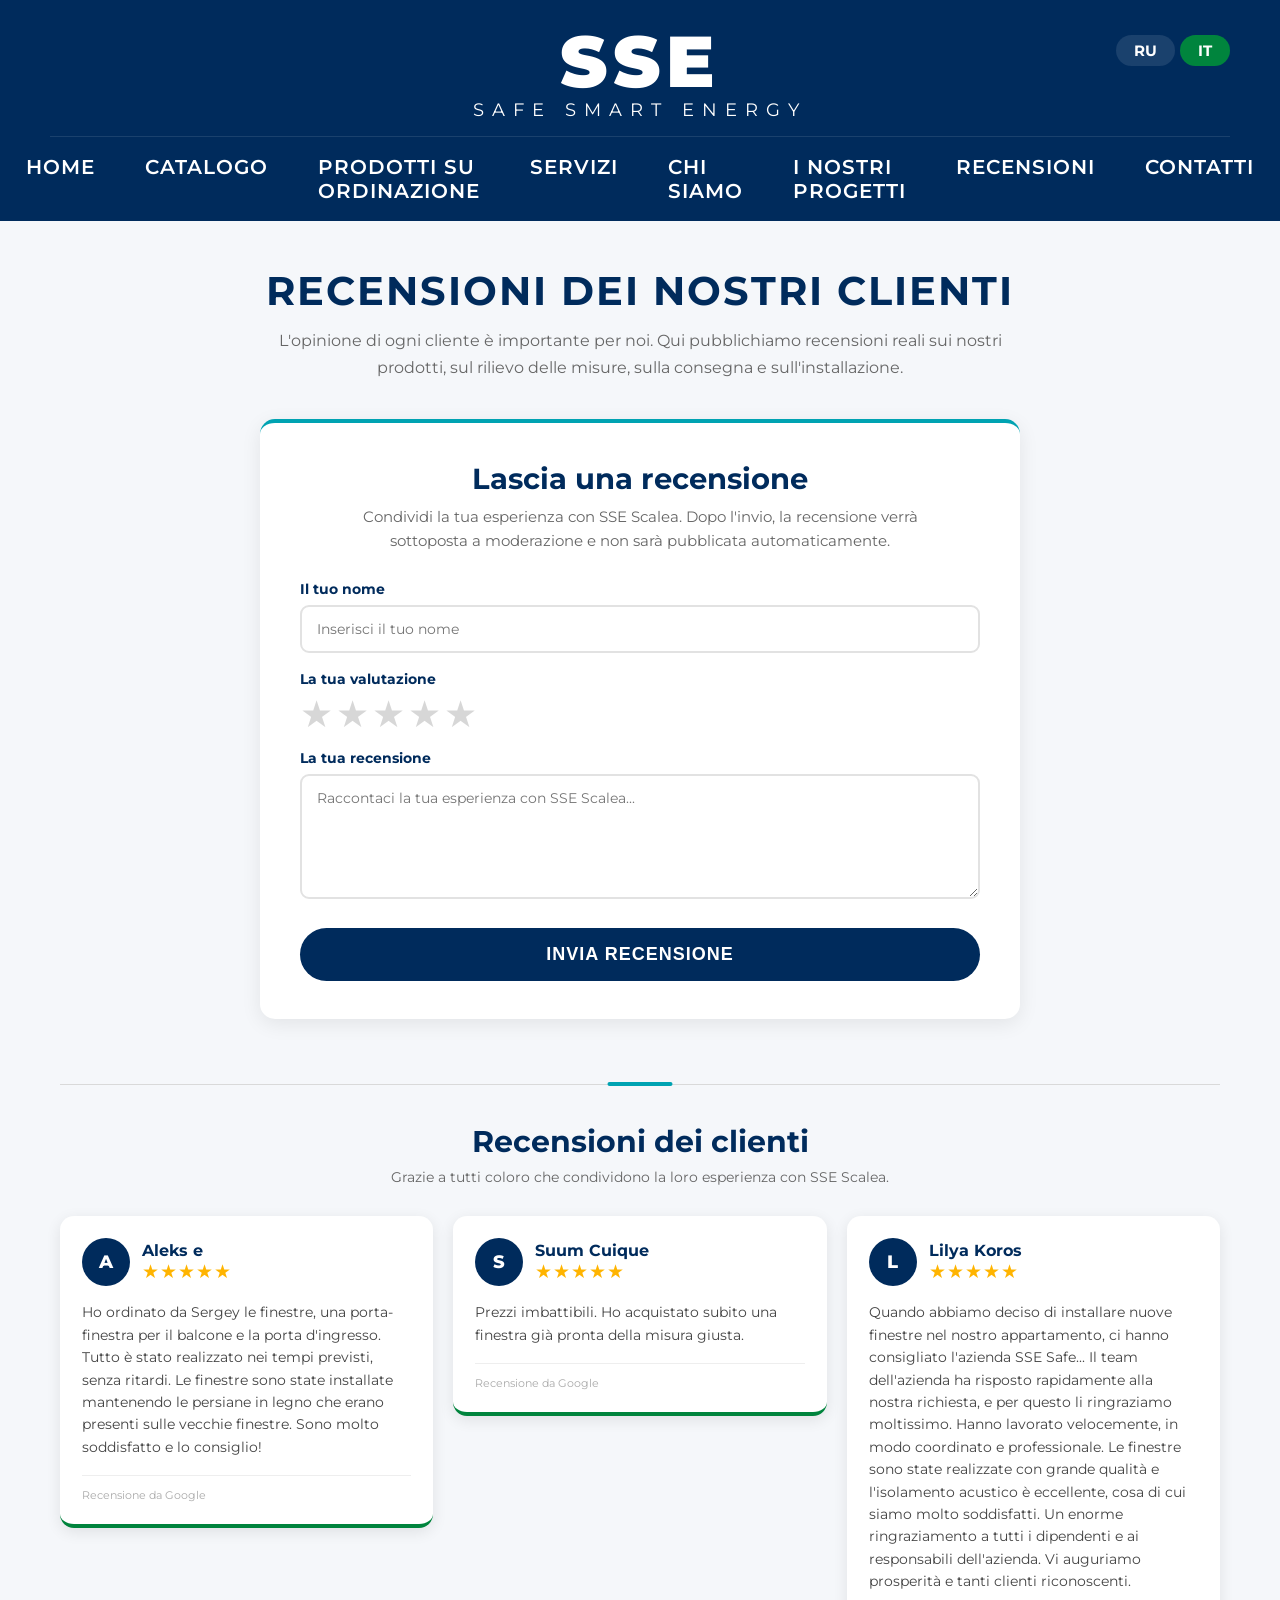
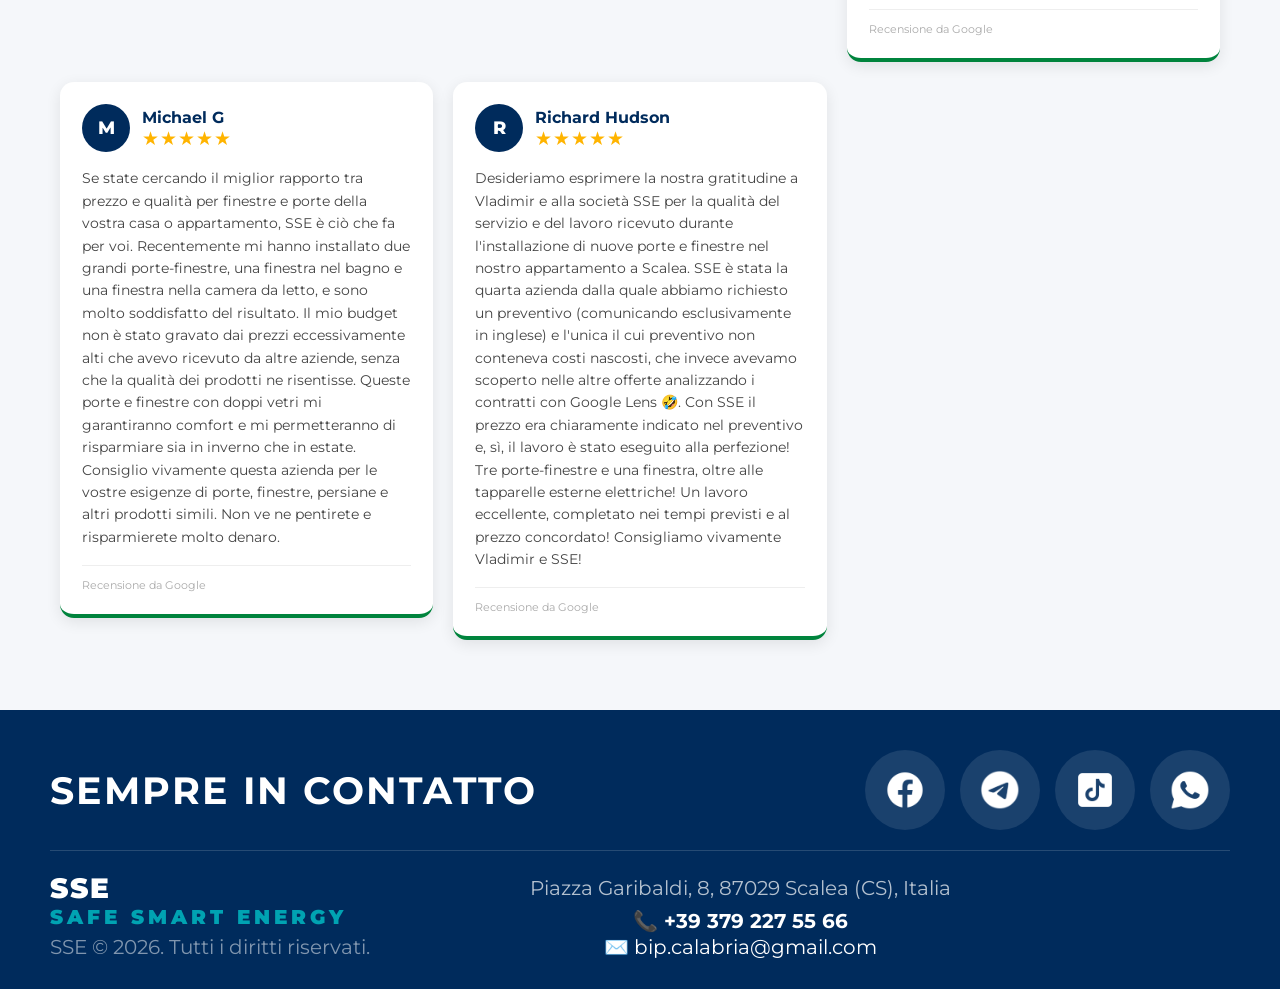
<file: it/reviews.html>
<!DOCTYPE html>
<html lang="it">

<head>
    <meta charset="UTF-8">
    <meta name="viewport" content="width=device-width, initial-scale=1.0">

    <title>Recensioni clienti SSE Scalea | Infissi e porte a Scalea</title>

    <meta name="description"
          content="Recensioni dei clienti SSE Scalea su finestre, porte, infissi, rilievo misure, consegna e installazione a Scalea (CS). Lascia la tua recensione.">

    <meta name="robots" content="index, follow">

    <link rel="canonical" href="https://ssescalea.it/it/reviews.html">

    <link rel="alternate" hreflang="ru" href="https://ssescalea.it/reviews.html">
    <link rel="alternate" hreflang="it" href="https://ssescalea.it/it/reviews.html">
    <link rel="alternate" hreflang="x-default" href="https://ssescalea.it/reviews.html">

    <link rel="icon" type="image/png" href="../favicon.png">

    <link rel="stylesheet" href="../style.css">

    <link href="https://fonts.googleapis.com/css2?family=Montserrat:wght@300;400;500;600;700;800;900&display=swap"
          rel="stylesheet">

    <style>

        /* =========================
           REVIEWS PAGE
        ========================= */

        .reviews-page {
            max-width: 1200px;
            margin: 45px auto 70px;
            padding: 0 20px;
        }

        .reviews-title {
            text-align: center;
            font-size: 40px;
            color: var(--secondary);
            text-transform: uppercase;
            letter-spacing: 2px;
            margin-bottom: 12px;
        }

        .reviews-intro {
            max-width: 760px;
            margin: 0 auto 38px;
            text-align: center;
            color: var(--gray);
            font-size: 16px;
            line-height: 1.7;
        }


        /* =========================
           FORM
        ========================= */

        .review-form-box {
            max-width: 760px;
            margin: 0 auto;
            background: #fff;
            padding: 38px 40px;
            border-radius: 15px;
            box-shadow: 0 5px 20px rgba(0,0,0,0.08);
            border-top: 4px solid var(--accent);
        }

        .review-form-box h2 {
            text-align: center;
            color: var(--secondary);
            font-size: 29px;
            margin-bottom: 9px;
        }

        .review-form-description {
            max-width: 600px;
            margin: 0 auto 27px;
            text-align: center;
            color: var(--gray);
            font-size: 15px;
            line-height: 1.6;
        }

        .form-label {
            display: block;
            color: var(--secondary);
            font-size: 14px;
            font-weight: 700;
            margin: 17px 0 7px;
        }

        .review-form-box input[type="text"],
        .review-form-box textarea {
            box-sizing: border-box;
            width: 100%;
            padding: 13px 15px;
            border: 2px solid #e2e2e2;
            border-radius: 9px;
            font-family: 'Montserrat', sans-serif;
            font-size: 14px;
            background: #fff;
        }

        .review-form-box input[type="text"]:focus,
        .review-form-box textarea:focus {
            outline: none;
            border-color: var(--primary);
        }

        .review-form-box textarea {
            min-height: 125px;
            resize: vertical;
        }


        /* STARS */

        .rating {
            display: flex;
            flex-direction: row-reverse;
            justify-content: flex-end;
            gap: 3px;
        }

        .rating input {
            position: absolute;
            opacity: 0;
            pointer-events: none;
        }

        .rating label {
            color: #d7d7d7;
            font-size: 37px;
            line-height: 1;
            cursor: pointer;
            transition: 0.15s;
        }

        .rating label:hover,
        .rating label:hover ~ label,
        .rating input:checked ~ label {
            color: #ffb400;
        }


        /* BUTTON */

        .review-submit {
            width: 100%;
            margin-top: 25px;
        }

        .review-submit:disabled {
            opacity: 0.7;
            cursor: wait;
        }

        .form-status {
            display: none;
            margin-top: 18px;
            padding: 14px;
            border-radius: 9px;
            text-align: center;
            font-weight: 600;
            font-size: 14px;
        }

        .form-status.success {
            display: block;
            background: #e7f5e9;
            color: #007333;
        }

        .form-status.error {
            display: block;
            background: #ffebee;
            color: #b71c1c;
        }


        /* =========================
           DIVIDER
        ========================= */

        .reviews-divider {
            position: relative;
            height: 1px;
            background: #d9d9d9;
            margin: 65px 0 38px;
        }

        .reviews-divider::after {
            content: "";
            position: absolute;
            width: 65px;
            height: 4px;
            background: var(--accent);
            left: 50%;
            top: -2px;
            transform: translateX(-50%);
            border-radius: 10px;
        }


        /* =========================
           PUBLISHED REVIEWS
        ========================= */

        .published-title {
            text-align: center;
            color: var(--secondary);
            font-size: 30px;
            margin-bottom: 8px;
        }

        .published-subtitle {
            text-align: center;
            color: var(--gray);
            font-size: 14px;
            margin-bottom: 30px;
        }

        .reviews-grid {
            display: grid;
            grid-template-columns: repeat(3, minmax(0, 1fr));
            gap: 20px;
            align-items: start;
        }

        .review-card {
            background: #fff;
            border-radius: 14px;
            padding: 22px;
            box-shadow: 0 4px 15px rgba(0,0,0,0.09);
            border-bottom: 4px solid var(--primary);
            min-height: 0;
            height: auto;
        }

        .review-header {
            display: flex;
            align-items: center;
            gap: 12px;
            margin-bottom: 15px;
        }

        .review-avatar {
            width: 48px;
            height: 48px;
            min-width: 48px;
            border-radius: 50%;
            background: var(--secondary);
            color: #fff;
            display: flex;
            justify-content: center;
            align-items: center;
            font-size: 18px;
            font-weight: 800;
            text-transform: uppercase;
        }

        .review-person {
            min-width: 0;
        }

        .review-name {
            color: var(--secondary);
            font-size: 16px;
            font-weight: 700;
            margin-bottom: 2px;
        }

        .review-stars {
            color: #ffb400;
            font-size: 19px;
            letter-spacing: 1px;
            line-height: 1.1;
        }

        .review-text {
            color: #444;
            font-size: 14px;
            line-height: 1.6;
            overflow-wrap: anywhere;
        }

        .review-source {
            color: #aaa;
            font-size: 11px;
            margin-top: 17px;
            padding-top: 12px;
            border-top: 1px solid #eee;
        }


        /* =========================
           MOBILE
        ========================= */

        @media (max-width: 900px) {

            .reviews-grid {
                grid-template-columns: repeat(2, minmax(0, 1fr));
            }

        }

        @media (max-width: 650px) {

            .reviews-page {
                margin-top: 30px;
                padding: 0 15px;
            }

            .reviews-title {
                font-size: 28px;
            }

            .reviews-intro {
                font-size: 14px;
                margin-bottom: 28px;
            }

            .review-form-box {
                padding: 28px 20px;
            }

            .review-form-box h2 {
                font-size: 24px;
            }

            .reviews-divider {
                margin: 45px 0 32px;
            }

            .published-title {
                font-size: 25px;
            }

            .reviews-grid {
                grid-template-columns: 1fr;
            }

            .review-card {
                padding: 20px;
            }

        }

    </style>

</head>


<body data-page="reviews">


<header>

    <div class="header-top">

        <div class="logo-box">
            <div class="logo-title">SSE</div>
            <div class="logo-sub">SAFE SMART ENERGY</div>
        </div>

        <div class="header-right">

            <div class="language-switcher">

                <button class="lang-btn"
                        type="button"
                        onclick="window.location.href='/reviews.html'">
                    RU
                </button>

                <button class="lang-btn active" data-lang="it">
                    IT
                </button>

            </div>

            <div class="menu_small_icon">
                <div class="stick"></div>
                <div class="stick"></div>
                <div class="stick"></div>
            </div>

        </div>

    </div>


    <nav class="main-nav">

    <a href="/it/">Home</a>
    <a href="/it/catalog.html">Catalogo</a>
    <a href="/it/order-catalog.html">Prodotti su ordinazione</a>
    <a href="/it/#services">Servizi</a>
    <a href="/it/about.html">Chi siamo</a>
    <a href="/it/projects.html">I nostri progetti</a>
    <a href="/it/reviews.html">Recensioni</a>
    <a href="/it/contacts.html">Contatti</a>

</nav>


<div class="menu-small">

    <a href="/it/">Home</a>
    <a href="/it/catalog.html">Catalogo</a>
    <a href="/it/order-catalog.html">Prodotti su ordinazione</a>
    <a href="/it/#services">Servizi</a>
    <a href="/it/about.html">Chi siamo</a>
    <a href="/it/projects.html">I nostri progetti</a>
    <a href="/it/reviews.html">Recensioni</a>
    <a href="/it/contacts.html">Contatti</a>

</div>

</header>


<main>

<section class="reviews-page">

    <h1 class="reviews-title">
        Recensioni dei nostri clienti
    </h1>

    <p class="reviews-intro">
        L'opinione di ogni cliente è importante per noi.
        Qui pubblichiamo recensioni reali sui nostri prodotti,
        sul rilievo delle misure, sulla consegna e sull'installazione.
    </p>


    <!-- MODULO RECENSIONE -->

    <div class="review-form-box">

        <h2>Lascia una recensione</h2>

        <p class="review-form-description">
            Condividi la tua esperienza con SSE Scalea.
            Dopo l'invio, la recensione verrà sottoposta a moderazione
            e non sarà pubblicata automaticamente.
        </p>


        <form id="review-form">

            <input type="hidden"
                   name="access_key"
                   value="80dca2bf-3f76-4a5c-9291-245ef50f841c">

            <input type="hidden"
                   name="subject"
                   value="Nuova recensione dal sito SSE Scalea">

            <input type="hidden"
                   name="from_name"
                   value="SSE Scalea Reviews">

            <input type="checkbox"
                   name="botcheck"
                   style="display:none;"
                   tabindex="-1"
                   autocomplete="off">


            <label class="form-label" for="review-name">
                Il tuo nome
            </label>

            <input type="text"
                   id="review-name"
                   name="name"
                   placeholder="Inserisci il tuo nome"
                   maxlength="80"
                   required>


            <label class="form-label">
                La tua valutazione
            </label>


            <div class="rating">

                <input type="radio"
                       id="star5"
                       name="rating"
                       value="5 stelle"
                       required>
                <label for="star5">★</label>

                <input type="radio"
                       id="star4"
                       name="rating"
                       value="4 stelle">
                <label for="star4">★</label>

                <input type="radio"
                       id="star3"
                       name="rating"
                       value="3 stelle">
                <label for="star3">★</label>

                <input type="radio"
                       id="star2"
                       name="rating"
                       value="2 stelle">
                <label for="star2">★</label>

                <input type="radio"
                       id="star1"
                       name="rating"
                       value="1 stella">
                <label for="star1">★</label>

            </div>


            <label class="form-label" for="review-message">
                La tua recensione
            </label>

            <textarea id="review-message"
                      name="message"
                      placeholder="Raccontaci la tua esperienza con SSE Scalea..."
                      maxlength="2000"
                      required></textarea>


            <button type="submit"
                    class="main-btn review-submit"
                    id="review-submit">

                Invia recensione

            </button>


            <div id="form-status"
                 class="form-status"
                 aria-live="polite">
            </div>

        </form>

    </div>


    <div class="reviews-divider"></div>


    <!-- RECENSIONI PUBBLICATE -->

    <h2 class="published-title">
        Recensioni dei clienti
    </h2>

    <p class="published-subtitle">
        Grazie a tutti coloro che condividono la loro esperienza con SSE Scalea.
    </p>


    <div class="reviews-grid">


        <!-- GOOGLE REVIEW — Aleks e -->

        <article class="review-card">

            <div class="review-header">

                <div class="review-avatar">
                    A
                </div>

                <div class="review-person">

                    <div class="review-name">
                        Aleks e
                    </div>

                    <div class="review-stars">
                        ★★★★★
                    </div>

                </div>

            </div>

            <div class="review-text">
                Ho ordinato da Sergey le finestre, una porta-finestra
                per il balcone e la porta d'ingresso.
                Tutto è stato realizzato nei tempi previsti, senza ritardi.
                Le finestre sono state installate mantenendo le persiane
                in legno che erano presenti sulle vecchie finestre.
                Sono molto soddisfatto e lo consiglio!
            </div>

            <div class="review-source">
                Recensione da Google
            </div>

        </article>


        <!-- GOOGLE REVIEW — Suum Cuique -->

        <article class="review-card">

            <div class="review-header">

                <div class="review-avatar">
                    S
                </div>

                <div class="review-person">

                    <div class="review-name">
                        Suum Cuique
                    </div>

                    <div class="review-stars">
                        ★★★★★
                    </div>

                </div>

            </div>

            <div class="review-text">
                Prezzi imbattibili. Ho acquistato subito una finestra
                già pronta della misura giusta.
            </div>

            <div class="review-source">
                Recensione da Google
            </div>

        </article>


        <!-- GOOGLE REVIEW — Lilya Koros -->

        <article class="review-card">

            <div class="review-header">

                <div class="review-avatar">
                    L
                </div>

                <div class="review-person">

                    <div class="review-name">
                        Lilya Koros
                    </div>

                    <div class="review-stars">
                        ★★★★★
                    </div>

                </div>

            </div>

            <div class="review-text">
                Quando abbiamo deciso di installare nuove finestre
                nel nostro appartamento, ci hanno consigliato l'azienda
                SSE Safe... Il team dell'azienda ha risposto rapidamente
                alla nostra richiesta, e per questo li ringraziamo
                moltissimo. Hanno lavorato velocemente, in modo coordinato
                e professionale. Le finestre sono state realizzate con
                grande qualità e l'isolamento acustico è eccellente,
                cosa di cui siamo molto soddisfatti.
                Un enorme ringraziamento a tutti i dipendenti e ai
                responsabili dell'azienda. Vi auguriamo prosperità
                e tanti clienti riconoscenti.
            </div>

            <div class="review-source">
                Recensione da Google
            </div>

        </article>


        <!-- GOOGLE REVIEW — Michael G -->

        <article class="review-card">

            <div class="review-header">

                <div class="review-avatar">
                    M
                </div>

                <div class="review-person">

                    <div class="review-name">
                        Michael G
                    </div>

                    <div class="review-stars">
                        ★★★★★
                    </div>

                </div>

            </div>

            <div class="review-text">
                Se state cercando il miglior rapporto tra prezzo e qualità
                per finestre e porte della vostra casa o appartamento,
                SSE è ciò che fa per voi. Recentemente mi hanno installato
                due grandi porte-finestre, una finestra nel bagno e una
                finestra nella camera da letto, e sono molto soddisfatto
                del risultato. Il mio budget non è stato gravato dai prezzi
                eccessivamente alti che avevo ricevuto da altre aziende,
                senza che la qualità dei prodotti ne risentisse.
                Queste porte e finestre con doppi vetri mi garantiranno
                comfort e mi permetteranno di risparmiare sia in inverno
                che in estate. Consiglio vivamente questa azienda per
                le vostre esigenze di porte, finestre, persiane e altri
                prodotti simili. Non ve ne pentirete e risparmierete
                molto denaro.
            </div>

            <div class="review-source">
                Recensione da Google
            </div>

        </article>


        <!-- GOOGLE REVIEW — Richard Hudson -->

        <article class="review-card">

            <div class="review-header">

                <div class="review-avatar">
                    R
                </div>

                <div class="review-person">

                    <div class="review-name">
                        Richard Hudson
                    </div>

                    <div class="review-stars">
                        ★★★★★
                    </div>

                </div>

            </div>

            <div class="review-text">
                Desideriamo esprimere la nostra gratitudine a Vladimir
                e alla società SSE per la qualità del servizio e del lavoro
                ricevuto durante l'installazione di nuove porte e finestre
                nel nostro appartamento a Scalea. SSE è stata la quarta
                azienda dalla quale abbiamo richiesto un preventivo
                (comunicando esclusivamente in inglese) e l'unica il cui
                preventivo non conteneva costi nascosti, che invece avevamo
                scoperto nelle altre offerte analizzando i contratti con
                Google Lens 🤣. Con SSE il prezzo era chiaramente indicato
                nel preventivo e, sì, il lavoro è stato eseguito alla
                perfezione! Tre porte-finestre e una finestra, oltre
                alle tapparelle esterne elettriche!
                Un lavoro eccellente, completato nei tempi previsti
                e al prezzo concordato! Consigliamo vivamente Vladimir
                e SSE!
            </div>

            <div class="review-source">
                Recensione da Google
            </div>

        </article>


    </div>

</section>

</main>


<footer>

    <div class="footer-top">

        <div class="footer-header">

            <h2>SEMPRE IN CONTATTO</h2>

            <div class="footer-social">

                <a href="https://www.facebook.com/profile.php?id=61571447750120"
                   class="social-link"
                   target="_blank"
                   rel="noopener noreferrer">

                    <img src="../icons8-facebook-100.png"
                         alt="Facebook SSE Scalea">

                </a>


                <a href="https://t.me/SSE_Scalea"
                   class="social-link"
                   target="_blank"
                   rel="noopener noreferrer">

                    <img src="../icons8-telegram-logo-101.png"
                         alt="Telegram SSE Scalea">

                </a>


                <a href="https://www.tiktok.com/@blindati.infissi"
                   class="social-link"
                   target="_blank"
                   rel="noopener noreferrer">

                    <img src="../icons8-tiktok-100.png"
                         alt="TikTok SSE Scalea">

                </a>


                <a href="https://wa.me/393792275566"
                   class="social-link"
                   target="_blank"
                   rel="noopener noreferrer">

                    <img src="../icons8-whatsapp-logo-100.png"
                         alt="WhatsApp SSE Scalea">

                </a>

            </div>

        </div>


        <div class="footer-line"></div>


        <div class="footer-content">

            <div class="footer-left">

                <div class="footer-logo-title">
                    SSE
                </div>

                <div class="footer-logo-sub">
                    SAFE SMART ENERGY
                </div>

                <div class="footer-copy">
                    SSE © 2026. Tutti i diritti riservati.
                </div>

            </div>


            <div class="footer-center">

                <div class="footer-address">
                    Piazza Garibaldi, 8,
                    87029 Scalea (CS), Italia
                </div>


                <div class="footer-contacts">

                    <a href="tel:+393792275566"
                       class="footer-phone">
                        📞 +39 379 227 55 66
                    </a>

                    <a href="mailto:bip.calabria@gmail.com"
                       class="footer-email">
                        ✉️ bip.calabria@gmail.com
                    </a>

                </div>

            </div>

            <div class="footer-right"></div>

        </div>

    </div>

</footer>


<script src="../burger.js"></script>
<script src="../script.js"></script>


<script>

    const reviewForm =
        document.getElementById("review-form");

    const formStatus =
        document.getElementById("form-status");

    const submitButton =
        document.getElementById("review-submit");


    reviewForm.addEventListener(
        "submit",
        async function(event) {

            event.preventDefault();

            submitButton.disabled = true;
            submitButton.textContent = "Invio in corso...";

            formStatus.className = "form-status";
            formStatus.textContent = "";

            const formData =
                new FormData(reviewForm);


            try {

                const response =
                    await fetch(
                        "https://api.web3forms.com/submit",
                        {
                            method: "POST",
                            body: formData
                        }
                    );

                const result =
                    await response.json();


                if (result.success) {

                    formStatus.className =
                        "form-status success";

                    formStatus.textContent =
                        "Grazie! La tua recensione è stata inviata con successo.";

                    reviewForm.reset();

                } else {

                    throw new Error("Submission failed");

                }

            } catch (error) {

                formStatus.className =
                    "form-status error";

                formStatus.textContent =
                    "Non è stato possibile inviare la recensione. Riprova.";

            } finally {

                submitButton.disabled = false;
                submitButton.textContent =
                    "Invia recensione";

            }

        }
    );

</script>


</body>
</html>
</file>
<file: style.css>
@import url('https://fonts.googleapis.com/css2?family=Montserrat:wght@300;400;500;600;700;800;900&display=swap');

* {
    margin: 0;
    padding: 0;
    box-sizing: border-box;
}

body {
    font-family: 'Montserrat', sans-serif;
    background: #f5f7fa;
    color: #1a1a1a;
}

:root {
    --primary: #00843D;
    --primary-dark: #006B30;
    --secondary: #002B5C;
    --accent: #00A3B2;
    --accent-dark: #00838F;
    --gray: #666;
    --gray-light: #e0e0e0;
    --shadow: 0 5px 20px rgba(0,0,0,0.05);
    --shadow-hover: 0 10px 30px rgba(0,0,0,0.1);
    --radius: 15px;
}

/* ===== HEADER ===== */
header {
    background: var(--secondary);
    padding: 25px 50px 10px;
    position: relative;
    z-index: 100;
}

.header-top {
    display: flex;
    justify-content: space-between;
    align-items: center;
    padding-bottom: 15px;
    border-bottom: 1px solid rgba(255,255,255,0.1);
}

.logo-box {
    display: flex;
    flex-direction: column;
    align-items: center;
    width: 100%;
}

.logo-title {
    font-size: 72px;
    font-weight: 900;
    color: white;
    letter-spacing: 6px;
    text-align: center;
    line-height: 1;
}

.logo-sub {
    font-size: 18px;
    font-weight: 400;
    color: white;
    letter-spacing: 8px;
    text-transform: uppercase;
    text-align: center;
    margin-top: 2px;
}

.header-right {
    display: flex;
    align-items: center;
    gap: 20px;
    position: absolute;
    right: 50px;
    top: 35px;
}

.language-switcher {
    display: flex;
    gap: 5px;
}

.lang-btn {
    background: rgba(255,255,255,0.1);
    color: white;
    border: none;
    padding: 6px 18px;
    border-radius: 20px;
    font-size: 15px;
    font-weight: 700;
    cursor: pointer;
    transition: 0.3s;
    font-family: 'Montserrat', sans-serif;
}

.lang-btn:hover {
    background: rgba(255,255,255,0.2);
}

.lang-btn.active {
    background: var(--primary);
    color: white;
}

/* ===== NAVIGATION ===== */
.main-nav {
    display: flex;
    justify-content: center;
    gap: 50px;
    padding: 18px 0 8px;
}

.main-nav a {
    color: white;
    text-decoration: none;
    font-size: 20px;
    font-weight: 600;
    letter-spacing: 1px;
    transition: 0.3s;
    text-transform: uppercase;
}

.main-nav a:hover {
    color: var(--accent);
}

/* ===== MOBILE MENU ===== */
.menu-small {
    position: fixed;
    top: 0;
    left: 0;
    width: 100%;
    height: 100vh;
    background: var(--secondary);
    transform: translateX(-100%);
    padding: 80px 30px 30px;
    z-index: 999;
    transition: 0.3s;
}

.menu-small a {
    display: block;
    color: white;
    text-decoration: none;
    padding: 15px 0;
    font-size: 22px;
    font-weight: 600;
    border-bottom: 1px solid rgba(255,255,255,0.1);
    text-transform: uppercase;
}

.menu_small_icon {
    display: none;
    flex-direction: column;
    gap: 5px;
    cursor: pointer;
}

.stick {
    width: 30px;
    height: 3px;
    background: white;
    border-radius: 3px;
}

/* ===== HERO ===== */
.hero {
    max-width: 1200px;
    margin: 60px auto;
    display: flex;
    align-items: center;
    gap: 50px;
    padding: 0 20px;
}

.hero-content {
    flex: 1;
}

.hero h1 {
    font-size: 38px;
    font-weight: 900;
    line-height: 1.3;
    color: var(--secondary);
    text-transform: uppercase;
}

.hero-buttons {
    display: flex;
    gap: 15px;
    flex-wrap: wrap;
    margin-top: 30px;
}

/* ===== BUTTONS ===== */
.main-btn {
    background: var(--secondary);
    color: white;
    padding: 16px 40px;
    border-radius: 30px;
    text-decoration: none;
    font-weight: 700;
    font-size: 18px;
    transition: 0.3s;
    display: inline-block;
    border: none;
    cursor: pointer;
    text-transform: uppercase;
    letter-spacing: 1px;
}

.main-btn:hover {
    background: #004080;
    transform: translateY(-3px);
    box-shadow: 0 10px 30px rgba(0, 43, 92, 0.3);
}

.secondary-btn {
    background: var(--secondary);
    color: white;
    padding: 16px 40px;
    border-radius: 30px;
    text-decoration: none;
    font-weight: 700;
    font-size: 18px;
    border: none;
    transition: 0.3s;
    display: inline-block;
    text-transform: uppercase;
    letter-spacing: 1px;
}

.secondary-btn:hover {
    background: #004080;
    transform: translateY(-3px);
    box-shadow: 0 10px 30px rgba(0, 43, 92, 0.3);
}

.hero-image {
    flex: 1;
}

.hero-image img {
    width: 100%;
    border-radius: 20px;
    box-shadow: 0 20px 60px rgba(0,0,0,0.1);
}

/* ===== PRODUCTS ===== */
.products-section {
    max-width: 1200px;
    margin: 60px auto;
    padding: 0 20px;
}

.products-section h2 {
    text-align: center;
    font-size: 40px;
    font-weight: 800;
    margin-bottom: 40px;
    color: var(--secondary);
    text-transform: uppercase;
    letter-spacing: 2px;
}

.products-grid {
    display: grid;
    grid-template-columns: repeat(4, 1fr);
    gap: 25px;
}

.product-card-link {
    text-decoration: none;
    color: inherit;
    display: block;
}

.product-card {
    background: white;
    padding: 30px 20px;
    border-radius: var(--radius);
    box-shadow: var(--shadow);
    text-align: center;
    transition: 0.3s;
    border-bottom: 4px solid var(--accent);
}

.product-card:hover {
    transform: translateY(-8px);
    box-shadow: var(--shadow-hover);
}

.product-icon {
    font-size: 44px;
    margin-bottom: 15px;
}

.product-card h3 {
    font-size: 22px;
    font-weight: 700;
    color: var(--secondary);
    margin-bottom: 8px;
}

.product-card p {
    font-size: 15px;
    color: var(--gray);
}

.product-arrow {
    display: inline-block;
    margin-top: 12px;
    font-size: 22px;
    color: var(--primary);
    transition: 0.3s;
}

.product-card:hover .product-arrow {
    transform: translateX(5px);
}

/* ===== SERVICES ===== */
.services-section {
    max-width: 1200px;
    margin: 60px auto;
    padding: 0 20px;
}

.services-section h2 {
    text-align: center;
    font-size: 40px;
    font-weight: 800;
    margin-bottom: 40px;
    color: var(--secondary);
    text-transform: uppercase;
    letter-spacing: 2px;
}

.services-grid {
    display: grid;
    grid-template-columns: repeat(4, 1fr);
    gap: 25px;
}

.service-card {
    background: white;
    padding: 30px 20px;
    border-radius: var(--radius);
    box-shadow: var(--shadow);
    text-align: center;
    border-bottom: 4px solid var(--primary);
    transition: 0.3s;
}

.service-card:hover {
    transform: translateY(-5px);
}

.service-card h3 {
    font-size: 22px;
    font-weight: 700;
    color: var(--secondary);
    margin-bottom: 10px;
}

.service-card p {
    font-size: 15px;
    color: var(--gray);
}

/* ===== CATALOG ===== */
.catalog-page {
    max-width: 1200px;
    margin: 40px auto;
    padding: 0 20px;
}

.catalog-page h1 {
    font-size: 40px;
    color: var(--secondary);
    text-align: center;
    margin-bottom: 30px;
    text-transform: uppercase;
    letter-spacing: 2px;
}

.catalog-categories {
    display: flex;
    justify-content: center;
    gap: 15px;
    flex-wrap: wrap;
    margin-bottom: 15px;
}

.cat-btn {
    padding: 12px 30px;
    border-radius: 25px;
    background: #f0f0f0;
    color: #333;
    border: none;
    cursor: pointer;
    font-size: 16px;
    font-weight: 600;
    transition: 0.3s;
    font-family: 'Montserrat', sans-serif;
}

.cat-btn:hover {
    background: #d4d4d4;
}

.cat-btn.active {
    background: var(--primary);
    color: white;
}

.catalog-subcategories {
    display: flex;
    justify-content: center;
    gap: 10px;
    flex-wrap: wrap;
    margin-bottom: 30px;
}

.subcategory-group {
    display: flex;
    gap: 10px;
    flex-wrap: wrap;
    justify-content: center;
}

.subcat-btn {
    padding: 8px 20px;
    border-radius: 20px;
    background: #e8f5e9;
    color: var(--primary-dark);
    border: 2px solid var(--primary);
    cursor: pointer;
    font-size: 14px;
    font-weight: 500;
    transition: 0.3s;
    font-family: 'Montserrat', sans-serif;
}

.subcat-btn:hover {
    background: var(--primary);
    color: white;
}

.subcat-btn.active {
    background: var(--primary);
    color: white;
}

.catalog-grid {
    display: grid;
    grid-template-columns: repeat(4, 1fr);
    gap: 25px;
}

.catalog-card {
    background: white;
    border-radius: var(--radius);
    overflow: hidden;
    box-shadow: var(--shadow);
    transition: 0.3s;
    border-bottom: 4px solid var(--accent);
    position: relative;
}

.catalog-card:hover {
    transform: translateY(-5px);
    box-shadow: var(--shadow-hover);
}

.catalog-card img {
    width: 100%;
    height: auto;
    aspect-ratio: 1/1;
    object-fit: contain;
    background: #f5f5f5;
    padding: 10px;
}

.catalog-card h3 {
    font-size: 18px;
    padding: 10px 20px 5px;
    color: var(--secondary);
    min-height: 50px;
}

.catalog-card .product-size {
    font-size: 14px;
    color: var(--gray);
    padding: 0 20px;
    margin-top: -5px;
}

.catalog-card .price {
    font-size: 22px;
    font-weight: 700;
    color: var(--primary);
    padding: 5px 20px;
}

.catalog-card .category-tag {
    display: inline-block;
    margin: 5px 20px 15px;
    padding: 4px 15px;
    border-radius: 20px;
    font-size: 12px;
    font-weight: 500;
    background: var(--accent);
    color: white;
}

.no-products {
    text-align: center;
    font-size: 20px;
    color: #666;
    padding: 40px;
    grid-column: 1 / -1;
}

/* ===== ABOUT ===== */
.about-page {
    max-width: 1200px;
    margin: 40px auto;
    padding: 0 20px;
}

.about-page h1 {
    font-size: 40px;
    color: var(--secondary);
    text-align: center;
    margin-bottom: 40px;
    text-transform: uppercase;
    letter-spacing: 2px;
}

.about-content {
    display: flex;
    align-items: center;
    gap: 50px;
    margin-bottom: 50px;
}

.about-text {
    flex: 1;
}

.about-text h2 {
    font-size: 28px;
    color: var(--secondary);
    margin-bottom: 20px;
}

.about-text p {
    font-size: 16px;
    color: var(--gray);
    line-height: 1.8;
    margin-bottom: 15px;
}

.about-image {
    flex: 1;
}

.about-image img {
    width: 100%;
    border-radius: var(--radius);
    box-shadow: var(--shadow);
}

.about-values {
    display: grid;
    grid-template-columns: repeat(4, 1fr);
    gap: 25px;
    margin-top: 30px;
}

.value-card {
    background: white;
    padding: 30px 20px;
    border-radius: var(--radius);
    box-shadow: var(--shadow);
    text-align: center;
    border-bottom: 4px solid var(--primary);
    transition: 0.3s;
}

.value-card:hover {
    transform: translateY(-5px);
}

.value-icon {
    font-size: 40px;
    display: block;
    margin-bottom: 15px;
}

.value-card h3 {
    font-size: 20px;
    color: var(--secondary);
    margin-bottom: 8px;
}

.value-card p {
    font-size: 14px;
    color: var(--gray);
}

/* ===== CONTACTS ===== */
.contacts-page {
    max-width: 900px;
    margin: 40px auto;
    padding: 0 20px;
}

.contacts-page h1 {
    font-size: 40px;
    color: var(--secondary);
    text-align: center;
    margin-bottom: 30px;
    text-transform: uppercase;
    letter-spacing: 2px;
}

.contacts-grid {
    display: grid;
    grid-template-columns: repeat(4, 1fr);
    gap: 20px;
    margin: 30px 0;
}

.contact-card {
    background: white;
    padding: 25px;
    border-radius: var(--radius);
    text-align: center;
    box-shadow: var(--shadow);
    border-top: 4px solid var(--accent);
}

.contact-card h3 {
    color: var(--secondary);
    margin-bottom: 10px;
    font-size: 18px;
}

.contact-card p {
    color: var(--gray);
    font-size: 14px;
    line-height: 1.6;
}

.contact-form {
    background: white;
    padding: 30px;
    border-radius: var(--radius);
    margin-top: 30px;
    box-shadow: var(--shadow);
}

.contact-form h2 {
    text-align: center;
    color: var(--secondary);
    margin-bottom: 20px;
    font-size: 28px;
}

.contact-form input,
.contact-form textarea {
    width: 100%;
    padding: 12px;
    margin: 10px 0;
    border: 2px solid var(--gray-light);
    border-radius: 10px;
    font-family: 'Montserrat', sans-serif;
    font-size: 14px;
}

.contact-form input:focus,
.contact-form textarea:focus {
    outline: none;
    border-color: var(--primary);
}

.contact-form .main-btn {
    width: 100%;
    margin-top: 10px;
}

/* ===== FOOTER ===== */
footer {
    background: var(--secondary);
    color: white;
    padding: 40px 50px 30px;
    margin-top: 60px;
}

.footer-top {
    max-width: 1200px;
    margin: 0 auto;
}

.footer-header {
    display: flex;
    justify-content: space-between;
    align-items: center;
}

.footer-header h2 {
    font-size: 38px;
    font-weight: 700;
    color: white;
    letter-spacing: 2px;
    text-transform: uppercase;
}

.footer-social {
    display: flex;
    gap: 15px;
}

.social-link {
    display: flex;
    align-items: center;
    justify-content: center;
    width: 80px;
    height: 80px;
    border-radius: 50%;
    background: rgba(255,255,255,0.1);
    transition: 0.3s;
}

.social-link:hover {
    background: var(--accent);
    transform: translateY(-3px);
}

.social-link img {
    width: 40px;
    height: 40px;
    filter: brightness(0) invert(1);
}

.footer-line {
    width: 100%;
    height: 1px;
    background: rgba(255,255,255,0.15);
    margin: 20px 0;
}

.footer-content {
    display: flex;
    justify-content: space-between;
    align-items: center;
}

.footer-left {
    text-align: left;
}

.footer-logo-title {
    font-size: 28px;
    font-weight: 900;
    color: white;
    letter-spacing: 2px;
}

.footer-logo-sub {
    font-size: 20px;
    font-weight: 900;
    color: var(--accent);
    letter-spacing: 4px;
    text-transform: uppercase;
}

.footer-copy {
    font-size: 20px;
    opacity: 0.5;
    margin-top: 6px;
}

.footer-center {
    text-align: center;
}

.footer-address {
    font-size: 20px;
    opacity: 0.7;
    line-height: 1.6;
    margin-bottom: 5px;
}

.footer-contacts {
    display: flex;
    flex-direction: column;
    align-items: center;
}

.footer-phone {
    color: white;
    text-decoration: none;
    font-size: 20px;
    font-weight: 700;
    transition: 0.3s;
}

.footer-phone:hover {
    color: var(--accent);
}

.footer-email {
    color: white;
    text-decoration: none;
    font-size: 20px;
    transition: 0.3s;
    margin-top: 2px;
}

.footer-email:hover {
    color: var(--accent);
}

.footer-right {
    text-align: right;
    width: 120px;
}

/* ===== CATALOG BADGE ===== */
.order-badge {
    position: absolute;
    top: 10px;
    right: 10px;
    background: #FF5722;
    color: white;
    padding: 4px 14px;
    border-radius: 20px;
    font-size: 12px;
    font-weight: 600;
    z-index: 10;
}

.subcategory-badge {
    grid-column: 1 / -1;
    background: #FFF3E0;
    color: #E65100;
    padding: 12px 20px;
    border-radius: var(--radius);
    font-size: 18px;
    font-weight: 700;
    text-align: center;
    border: 2px solid #FF9800;
    margin-bottom: 10px;
    display: flex;
    justify-content: center;
    align-items: center;
    gap: 20px;
    flex-wrap: wrap;
}

.badge-social {
    display: flex;
    gap: 10px;
    align-items: center;
}

.badge-social-link {
    display: flex;
    align-items: center;
    justify-content: center;
    width: 32px;
    height: 32px;
    border-radius: 50%;
    background: rgba(0,0,0,0.05);
    transition: 0.3s;
}

.badge-social-link:hover {
    background: rgba(0,0,0,0.15);
    transform: translateY(-2px);
}

.badge-social-link img {
    width: 20px;
    height: 20px;
}

/* ===== SIZE BUTTON ===== */
.size-btn {
    display: block;
    width: 100%;
    padding: 8px 16px;
    background: var(--accent);
    color: white;
    border: none;
    border-radius: 20px;
    cursor: pointer;
    font-size: 14px;
    font-weight: 600;
    transition: 0.3s;
    font-family: 'Montserrat', sans-serif;
}

.size-btn:hover {
    background: var(--accent-dark);
    transform: translateY(-2px);
}

/* ===== MODAL ===== */
.modal-overlay {
    display: none;
    position: fixed;
    top: 0;
    left: 0;
    width: 100%;
    height: 100%;
    background: rgba(0,0,0,0.5);
    z-index: 1000;
    justify-content: center;
    align-items: center;
}

.modal-overlay.active {
    display: flex;
}

.modal-panel {
    background: white;
    border-radius: var(--radius);
    max-width: 500px;
    width: 90%;
    max-height: 80vh;
    overflow: hidden;
    box-shadow: 0 20px 60px rgba(0,0,0,0.3);
    animation: modalSlide 0.3s ease;
}

@keyframes modalSlide {
    from {
        transform: translateY(-30px);
        opacity: 0;
    }
    to {
        transform: translateY(0);
        opacity: 1;
    }
}

.modal-header {
    display: flex;
    justify-content: space-between;
    align-items: center;
    padding: 20px 25px;
    background: var(--secondary);
    color: white;
}

.modal-header h2 {
    font-size: 20px;
    font-weight: 700;
    margin: 0;
}

.modal-close {
    background: transparent;
    border: none;
    color: white;
    font-size: 28px;
    cursor: pointer;
    padding: 0 5px;
    transition: 0.3s;
}

.modal-close:hover {
    color: var(--accent);
    transform: rotate(90deg);
}

.modal-body {
    padding: 20px 25px;
    max-height: 60vh;
    overflow-y: auto;
}

.size-table {
    width: 100%;
    border-collapse: collapse;
}

.size-table thead {
    background: var(--secondary);
    color: white;
}

.size-table th {
    padding: 12px 16px;
    text-align: left;
    font-weight: 600;
}

.size-table td {
    padding: 10px 16px;
    border-bottom: 1px solid #f0f0f0;
}

.size-table tbody tr:hover {
    background: #f5f7fa;
}

.size-table tbody tr:last-child td {
    border-bottom: none;
}

/* ===== PDF ===== */
.order-catalog-page {
    max-width: 1100px;
    margin: 40px auto;
    padding: 0 20px;
}

.order-catalog-page h1 {
    font-size: 36px;
    color: var(--secondary);
    text-align: center;
    margin-bottom: 5px;
}

.order-subtitle {
    text-align: center;
    color: var(--gray);
    font-size: 16px;
    margin-bottom: 25px;
}

.pdf-download {
    display: flex;
    justify-content: center;
    gap: 15px;
    flex-wrap: wrap;
    margin-bottom: 25px;
}

.pdf-btn {
    display: inline-flex;
    align-items: center;
    gap: 10px;
    background: var(--secondary);
    color: white;
    padding: 14px 35px;
    border-radius: 30px;
    text-decoration: none;
    font-weight: 600;
    font-size: 16px;
    transition: 0.3s;
    font-family: 'Montserrat', sans-serif;
}

.pdf-btn:hover {
    background: var(--primary);
    transform: translateY(-3px);
    box-shadow: 0 10px 30px rgba(0, 43, 92, 0.3);
}

.pdf-viewer {
    background: #f5f5f5;
    border-radius: var(--radius);
    overflow: hidden;
    box-shadow: var(--shadow);
}

.pdf-viewer embed {
    display: block;
    border: none;
}

/* ===== FAQ ===== */
.faq-section {
    max-width: 900px;
    margin: 60px auto;
    padding: 0 20px;
}

.faq-section h2 {
    text-align: center;
    font-size: 36px;
    margin-bottom: 30px;
    color: var(--secondary);
}

.faq-item {
    background: white;
    padding: 20px 25px;
    border-radius: var(--radius);
    box-shadow: var(--shadow);
    margin-bottom: 15px;
    border-left: 4px solid var(--accent);
}

.faq-item h3 {
    font-size: 18px;
    color: var(--secondary);
    margin-bottom: 8px;
}

.faq-item p {
    font-size: 16px;
    color: var(--gray);
    line-height: 1.6;
}

/* ======================================== */
/* ===== АДАПТИВ ===== */
/* ======================================== */

@media (max-width: 1024px) {
    .products-grid,
    .services-grid,
    .catalog-grid {
        grid-template-columns: repeat(2, 1fr);
    }
    .about-values,
    .contacts-grid {
        grid-template-columns: repeat(2, 1fr);
    }
}

@media (max-width: 768px) {
    header {
        padding: 15px 20px 10px;
    }
    
    .header-top {
        flex-direction: column;
        gap: 10px;
        border-bottom: none;
        padding-bottom: 5px;
    }
    
    .logo-title {
        font-size: 42px;
    }
    
    .logo-sub {
        font-size: 13px;
        letter-spacing: 4px;
    }
    
    .header-right {
        position: static;
        width: 100%;
        justify-content: flex-end;
    }
    
    .main-nav {
        display: none;
    }
    
    .menu_small_icon {
        display: flex;
        position: fixed;
        top: 20px;
        right: 20px;
        z-index: 1000;
    }
    
    .hero {
        flex-direction: column;
        text-align: center;
        margin: 30px auto;
    }
    
    .hero h1 {
        font-size: 28px;
    }
    
    .hero-buttons {
        justify-content: center;
        flex-direction: column;
        align-items: center;
    }
    
    .hero-buttons .main-btn,
    .hero-buttons .secondary-btn {
        width: 100%;
        max-width: 300px;
        text-align: center;
    }
    
    .products-grid {
        grid-template-columns: 1fr 1fr;
        gap: 15px;
    }
    
    .product-card {
        padding: 20px 15px;
    }
    
    .product-icon {
        font-size: 32px;
    }
    
    .product-card h3 {
        font-size: 18px;
    }
    
    .services-grid {
        grid-template-columns: 1fr 1fr;
    }
    
    .catalog-grid {
        grid-template-columns: 1fr;
    }
    
    .catalog-categories {
        gap: 10px;
    }
    
    .cat-btn {
        padding: 8px 18px;
        font-size: 14px;
    }
    
    .subcat-btn {
        padding: 6px 14px;
        font-size: 12px;
    }
    
    .about-content {
        flex-direction: column;
        text-align: center;
    }
    
    .about-values {
        grid-template-columns: 1fr 1fr;
    }
    
    .contacts-grid {
        grid-template-columns: 1fr;
    }
    
    .about-page h1,
    .contacts-page h1,
    .catalog-page h1 {
        font-size: 30px;
    }
    
    .faq-section h2 {
        font-size: 28px;
    }
    
    .faq-item {
        padding: 15px 18px;
    }
    
    .faq-item h3 {
        font-size: 16px;
    }
    
    .faq-item p {
        font-size: 14px;
    }
    
    footer {
        padding: 30px 20px 20px;
    }
    
    .footer-header {
        flex-direction: column;
        align-items: center;
        gap: 15px;
    }
    
    .footer-header h2 {
        font-size: 26px;
        text-align: center;
    }
    
    .footer-social {
        gap: 10px;
    }
    
    .social-link {
        width: 60px;
        height: 60px;
    }
    
    .social-link img {
        width: 30px;
        height: 30px;
    }
    
    .footer-content {
        flex-direction: column;
        align-items: center;
        text-align: center;
        gap: 20px;
    }
    
    .footer-left {
        text-align: center;
    }
    
    .footer-center {
        text-align: center;
    }
    
    .footer-right {
        display: none;
    }
    
    .footer-logo-title {
        font-size: 24px;
    }
    
    .footer-logo-sub {
        font-size: 16px;
    }
    
    .footer-copy {
        font-size: 16px;
    }
    
    .footer-address {
        font-size: 16px;
    }
    
    .footer-phone {
        font-size: 18px;
    }
    
    .footer-email {
        font-size: 16px;
    }
    
    .modal-panel {
        max-width: 100%;
        width: 95%;
        margin: 20px;
    }
    
    .modal-header h2 {
        font-size: 17px;
    }
    
    .size-table th,
    .size-table td {
        padding: 8px 12px;
        font-size: 14px;
    }
    
    .size-btn {
        font-size: 13px;
        padding: 6px 12px;
    }
    
    .subcategory-badge {
        font-size: 15px;
        padding: 10px 16px;
        gap: 12px;
    }
    
    .pdf-btn {
        padding: 12px 25px;
        font-size: 14px;
    }
    
    .pdf-viewer embed {
        height: 500px !important;
    }
}

@media (max-width: 480px) {
    .hero h1 {
        font-size: 22px;
    }
    
    .main-btn,
    .secondary-btn {
        padding: 14px 25px;
        font-size: 15px;
    }
    
    .products-grid,
    .services-grid,
    .about-values {
        grid-template-columns: 1fr;
    }
    
    .contact-form {
        padding: 20px;
    }
    
    .logo-title {
        font-size: 32px;
    }
    
    .logo-sub {
        font-size: 10px;
        letter-spacing: 2px;
    }
    
    .footer-header h2 {
        font-size: 20px;
    }
    
    .footer-logo-title {
        font-size: 20px;
    }
    
    .footer-logo-sub {
        font-size: 14px;
    }
    
    .footer-copy {
        font-size: 14px;
    }
    
    .footer-address {
        font-size: 13px;
    }
    
    .footer-phone {
        font-size: 16px;
    }
    
    .footer-email {
        font-size: 14px;
    }
    
    .social-link {
        width: 50px;
        height: 50px;
    }
    
    .social-link img {
        width: 24px;
        height: 24px;
    }
    
    .cat-btn {
        font-size: 12px;
        padding: 6px 12px;
    }
    
    .subcat-btn {
        font-size: 11px;
        padding: 5px 10px;
    }
    
    .size-btn {
        font-size: 13px;
        padding: 8px 12px;
    }
    
    .catalog-card img {
        max-height: 160px;
    }
    
    .pdf-btn {
        padding: 10px 20px;
        font-size: 13px;
    }
    
    .pdf-viewer embed {
        height: 350px !important;
    }
    
    .modal-header {
        padding: 15px 18px;
    }
    
    .modal-header h2 {
        font-size: 15px;
    }
    
    .modal-body {
        padding: 15px 18px;
    }
    
    .size-table th,
    .size-table td {
        padding: 6px 10px;
        font-size: 13px;
    }
}

/* ===== HERO FEATURES (ПОД H1) ===== */
.hero-features {
    font-size: 20px;
    font-weight: 500;
    color: var(--secondary);
    margin: 15px 0 25px;
    line-height: 1.6;
    letter-spacing: 0.5px;
}

@media (max-width: 768px) {
    .hero-features {
        font-size: 16px;
        margin: 10px 0 20px;
    }
}

@media (max-width: 480px) {
    .hero-features {
        font-size: 14px;
    }
}


/* ======================================== */
/* ===== SEO ТЕКСТ ===== */
/* ======================================== */
.seo-text-section {
    max-width: 1100px;
    margin: 40px auto;
    padding: 40px 50px;
    background: white;
    border-radius: var(--radius);
    box-shadow: var(--shadow);
}

.seo-text-section h2 {
    font-size: 32px;
    color: var(--secondary);
    margin-bottom: 20px;
    text-align: center;
}

.seo-text-section p {
    font-size: 18px;
    color: var(--gray);
    line-height: 1.8;
    margin-bottom: 15px;
    text-align: justify;
}

.seo-text-section p:last-child {
    margin-bottom: 0;
}

@media (max-width: 768px) {
    .seo-text-section {
        padding: 25px 20px;
        margin: 30px 15px;
    }
    .seo-text-section h2 {
        font-size: 24px;
    }
    .seo-text-section p {
        font-size: 16px;
    }
}

@media (max-width: 480px) {
    .seo-text-section {
        padding: 18px 15px;
    }
    .seo-text-section h2 {
        font-size: 20px;
    }
    .seo-text-section p {
        font-size: 14px;
    }
}

@media (max-width: 768px) {
    .seo-text-section {
        padding: 20px;
        margin: 30px 15px;
    }
    .seo-text-section h2 {
        font-size: 22px;
    }
    .seo-text-section p {
        font-size: 14px;
    }
}

@media (max-width: 480px) {
    .seo-text-section {
        padding: 15px;
    }
    .seo-text-section h2 {
        font-size: 18px;
    }
}

/* FIX MOBILE CATALOG */
@media (max-width: 768px) {
    .catalog-grid {
        grid-template-columns: repeat(2, minmax(0, 1fr)) !important;
        gap: 12px;
    }

    .catalog-card h3 {
        font-size: 16px;
        padding: 10px 10px 5px;
        min-height: auto;
        overflow-wrap: anywhere;
    }

    .catalog-card .product-size {
        font-size: 12px;
        padding: 0 10px;
    }

    .catalog-card .price {
        font-size: 19px;
        padding: 5px 10px;
    }

    .catalog-card .category-tag {
        margin: 5px 10px 12px;
        padding: 4px 10px;
        font-size: 11px;
    }
}

@media (max-width: 380px) {
    .catalog-grid {
        grid-template-columns: 1fr !important;
    }
}
</file>
